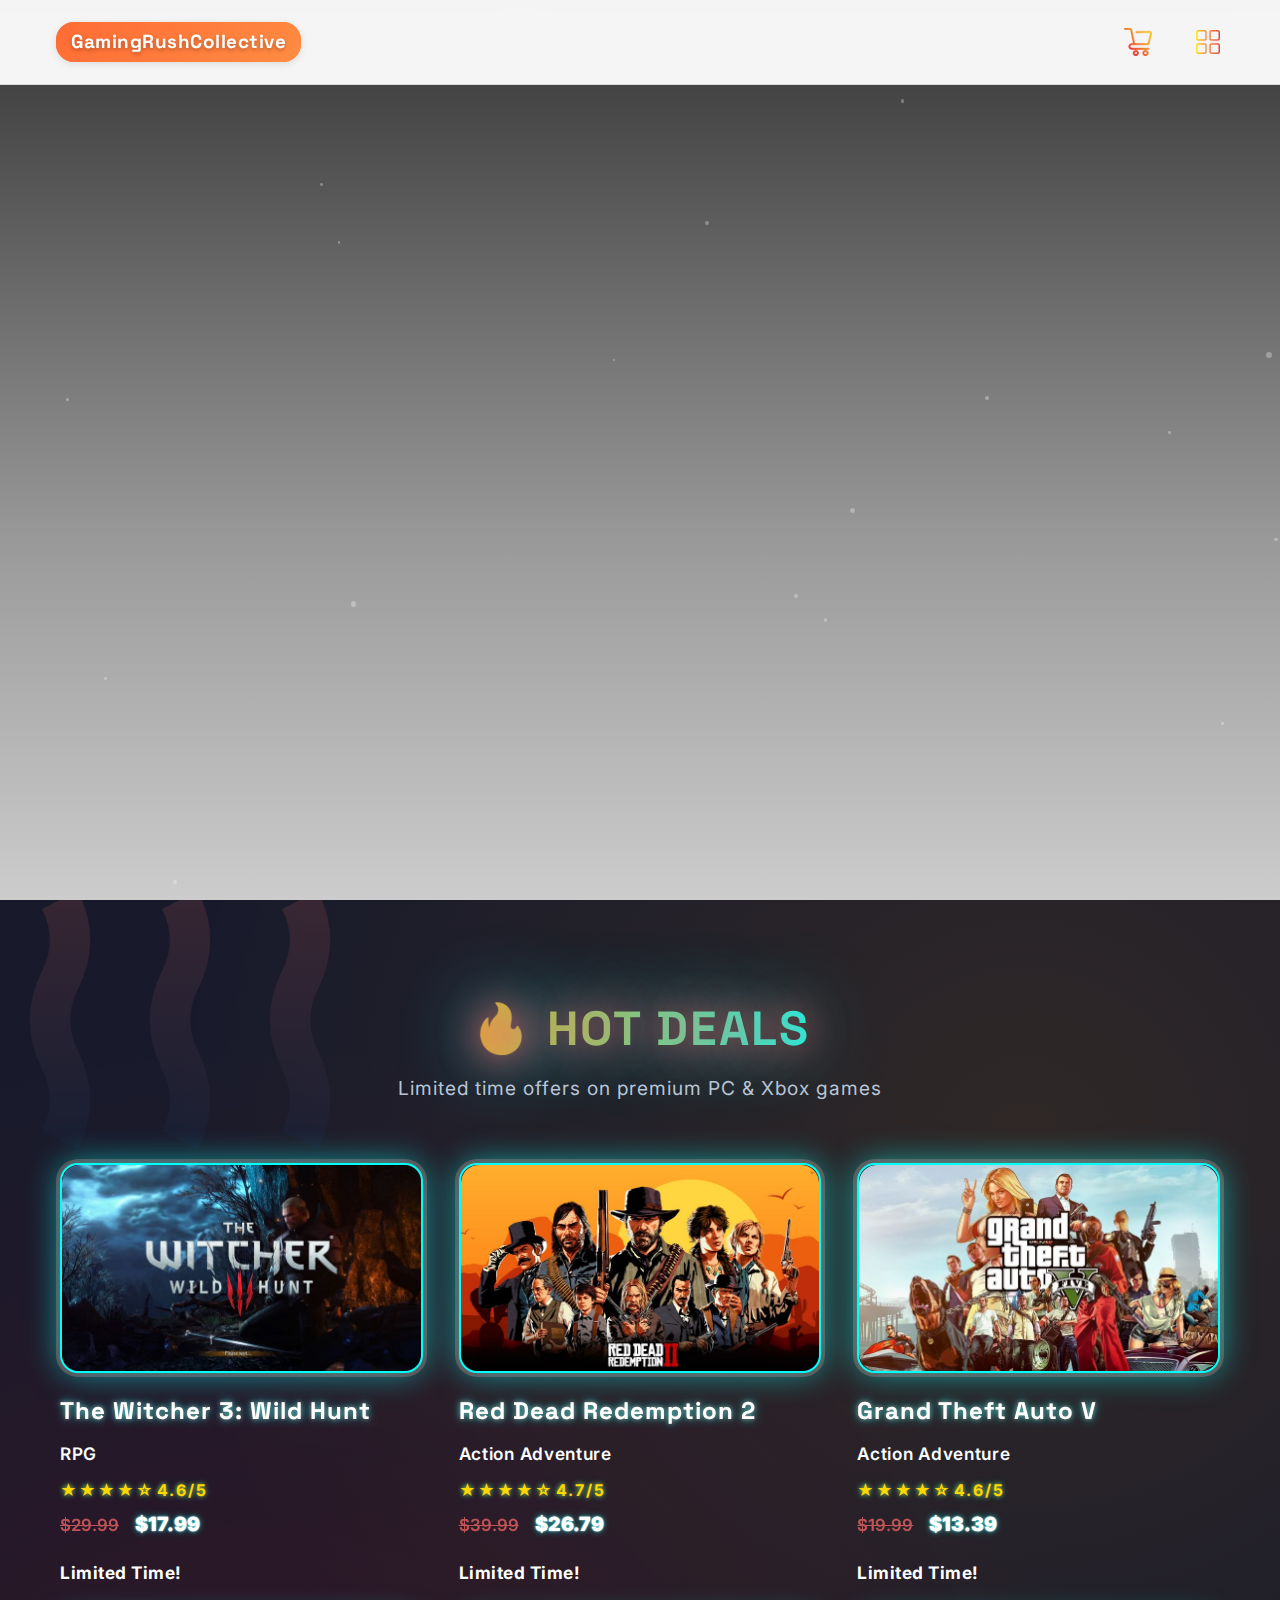
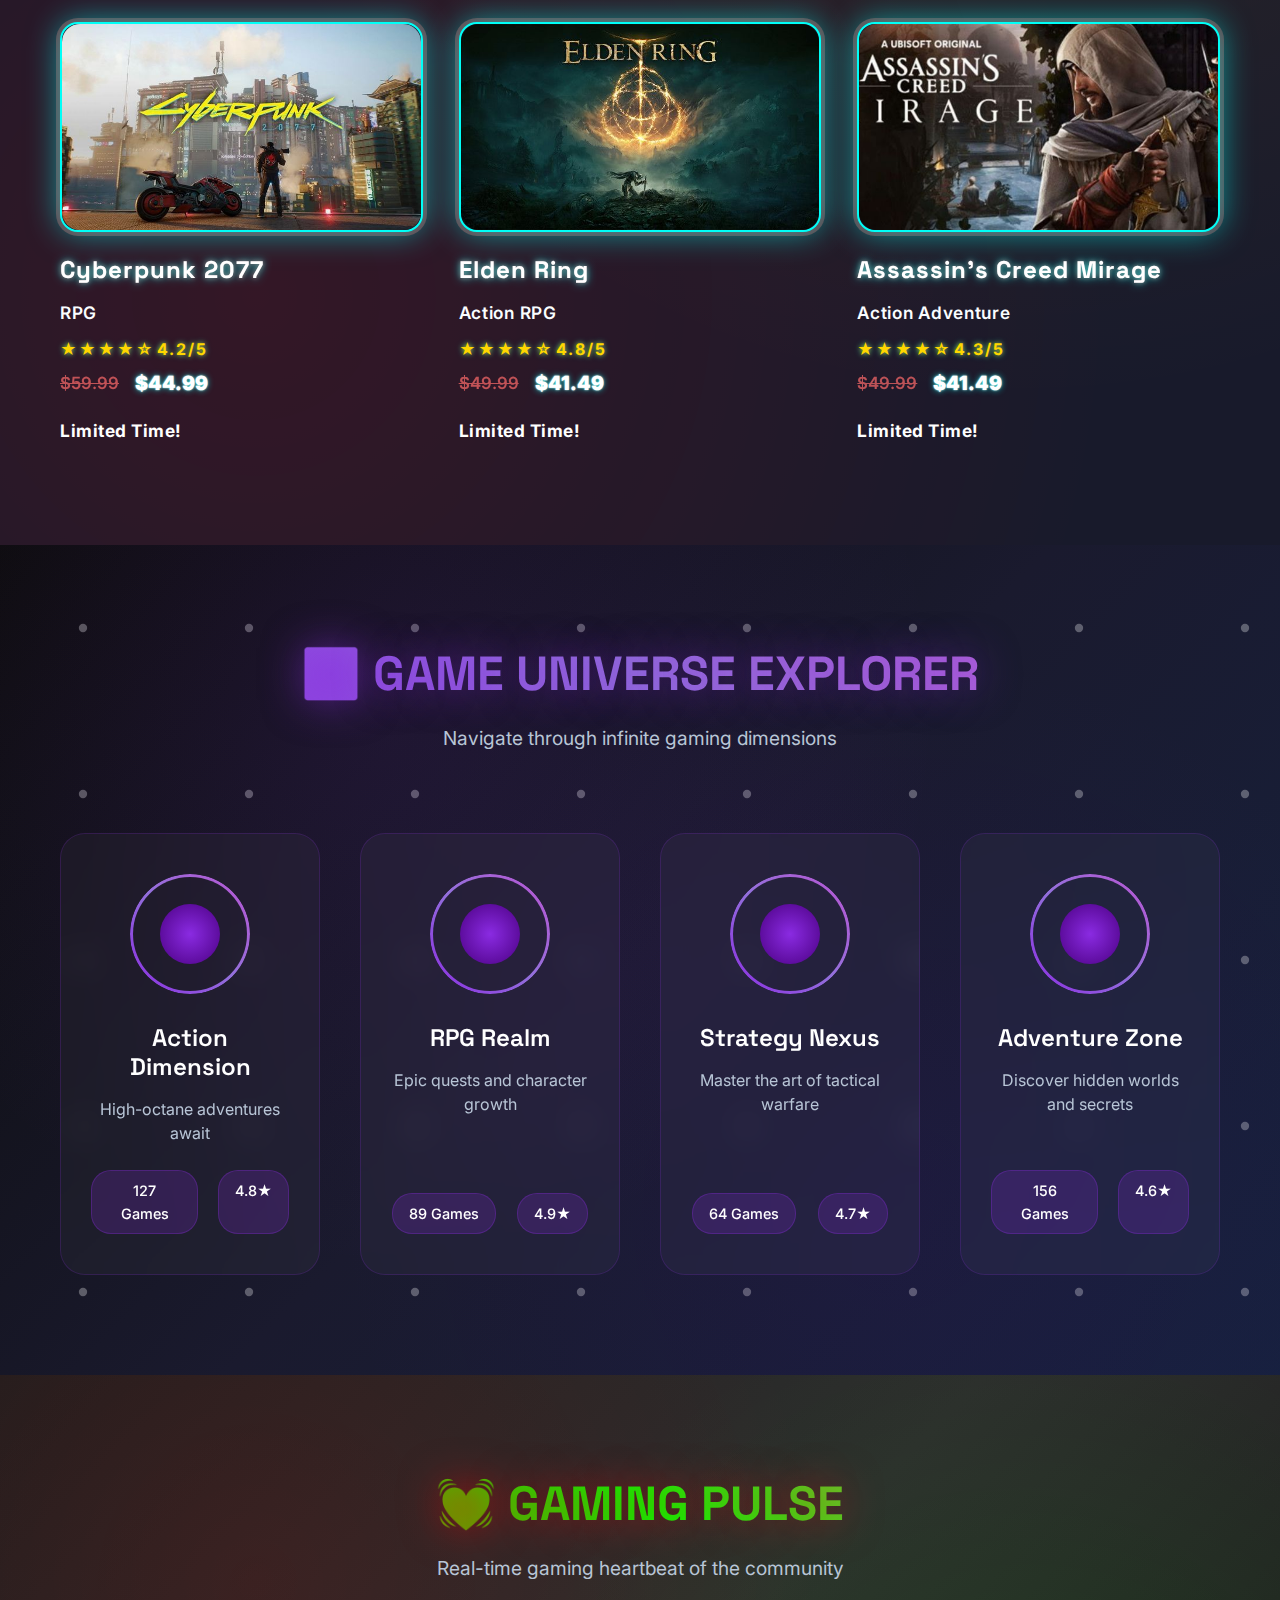
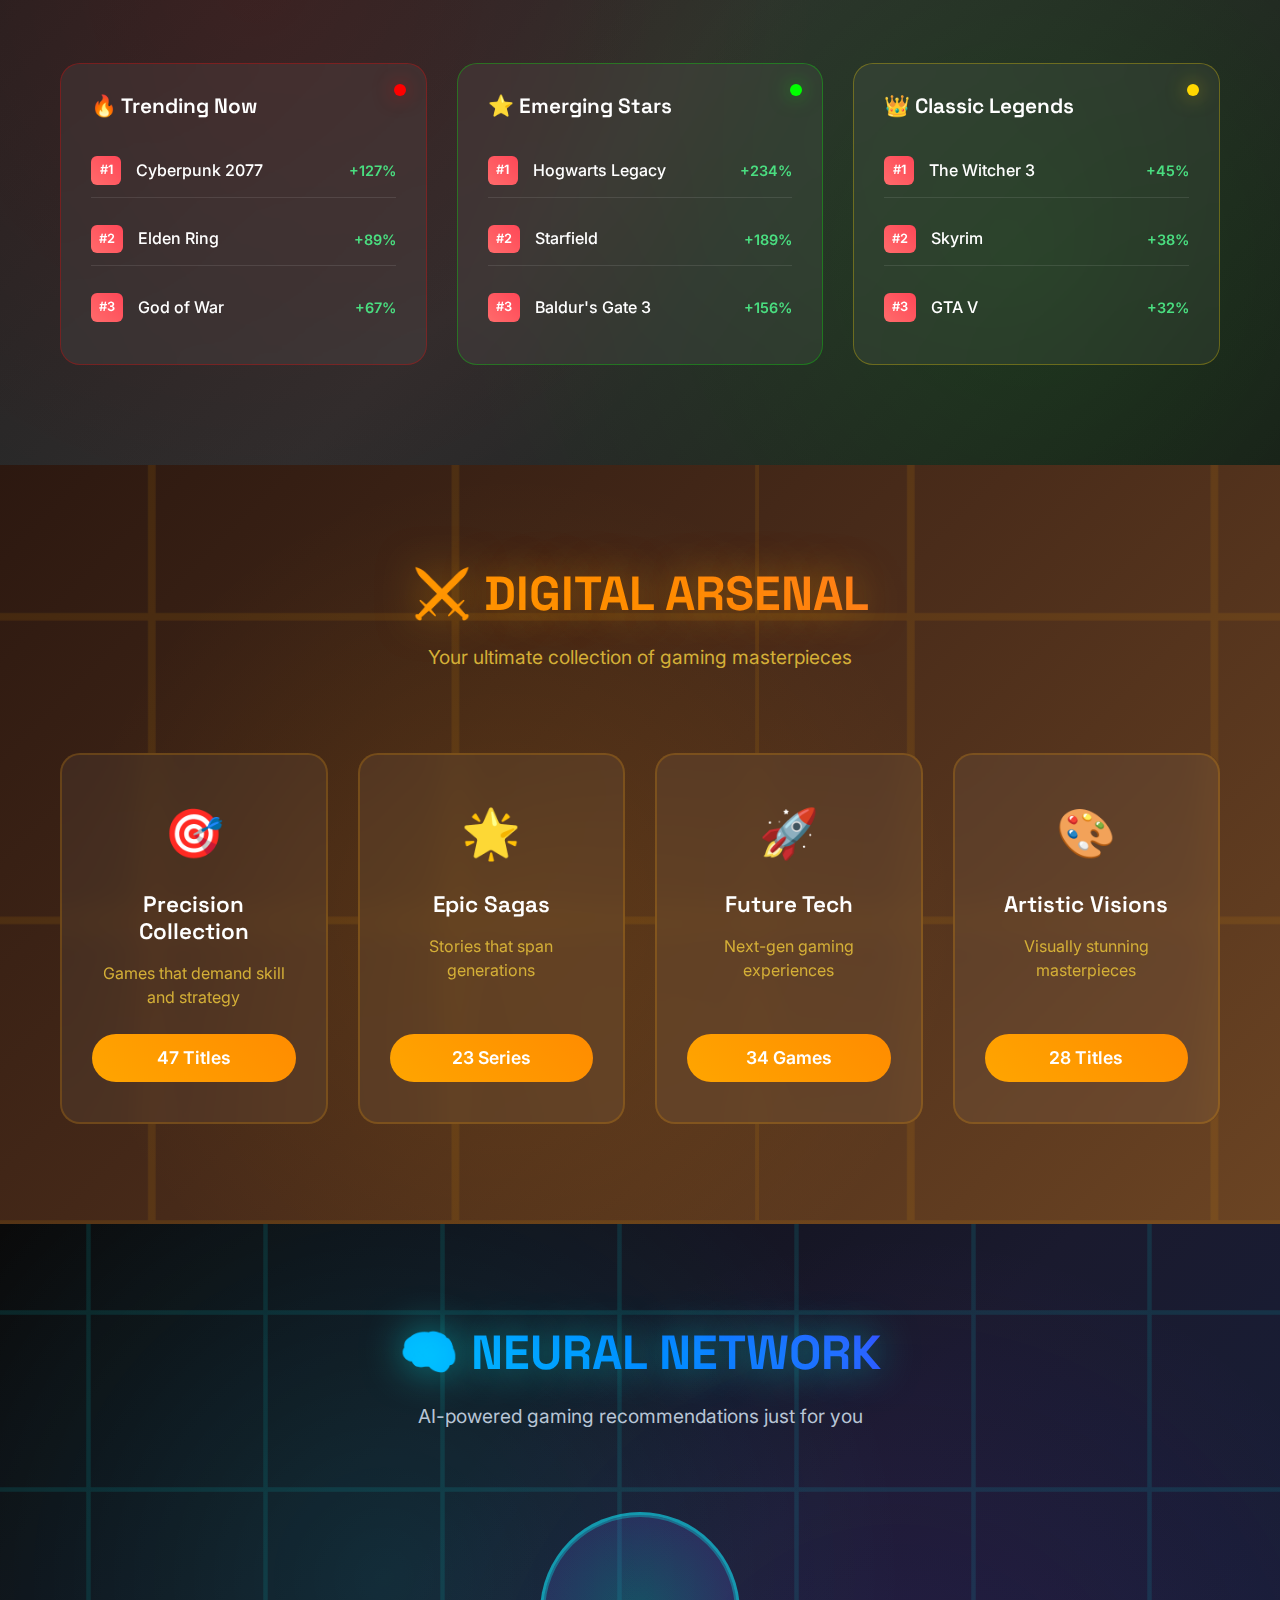
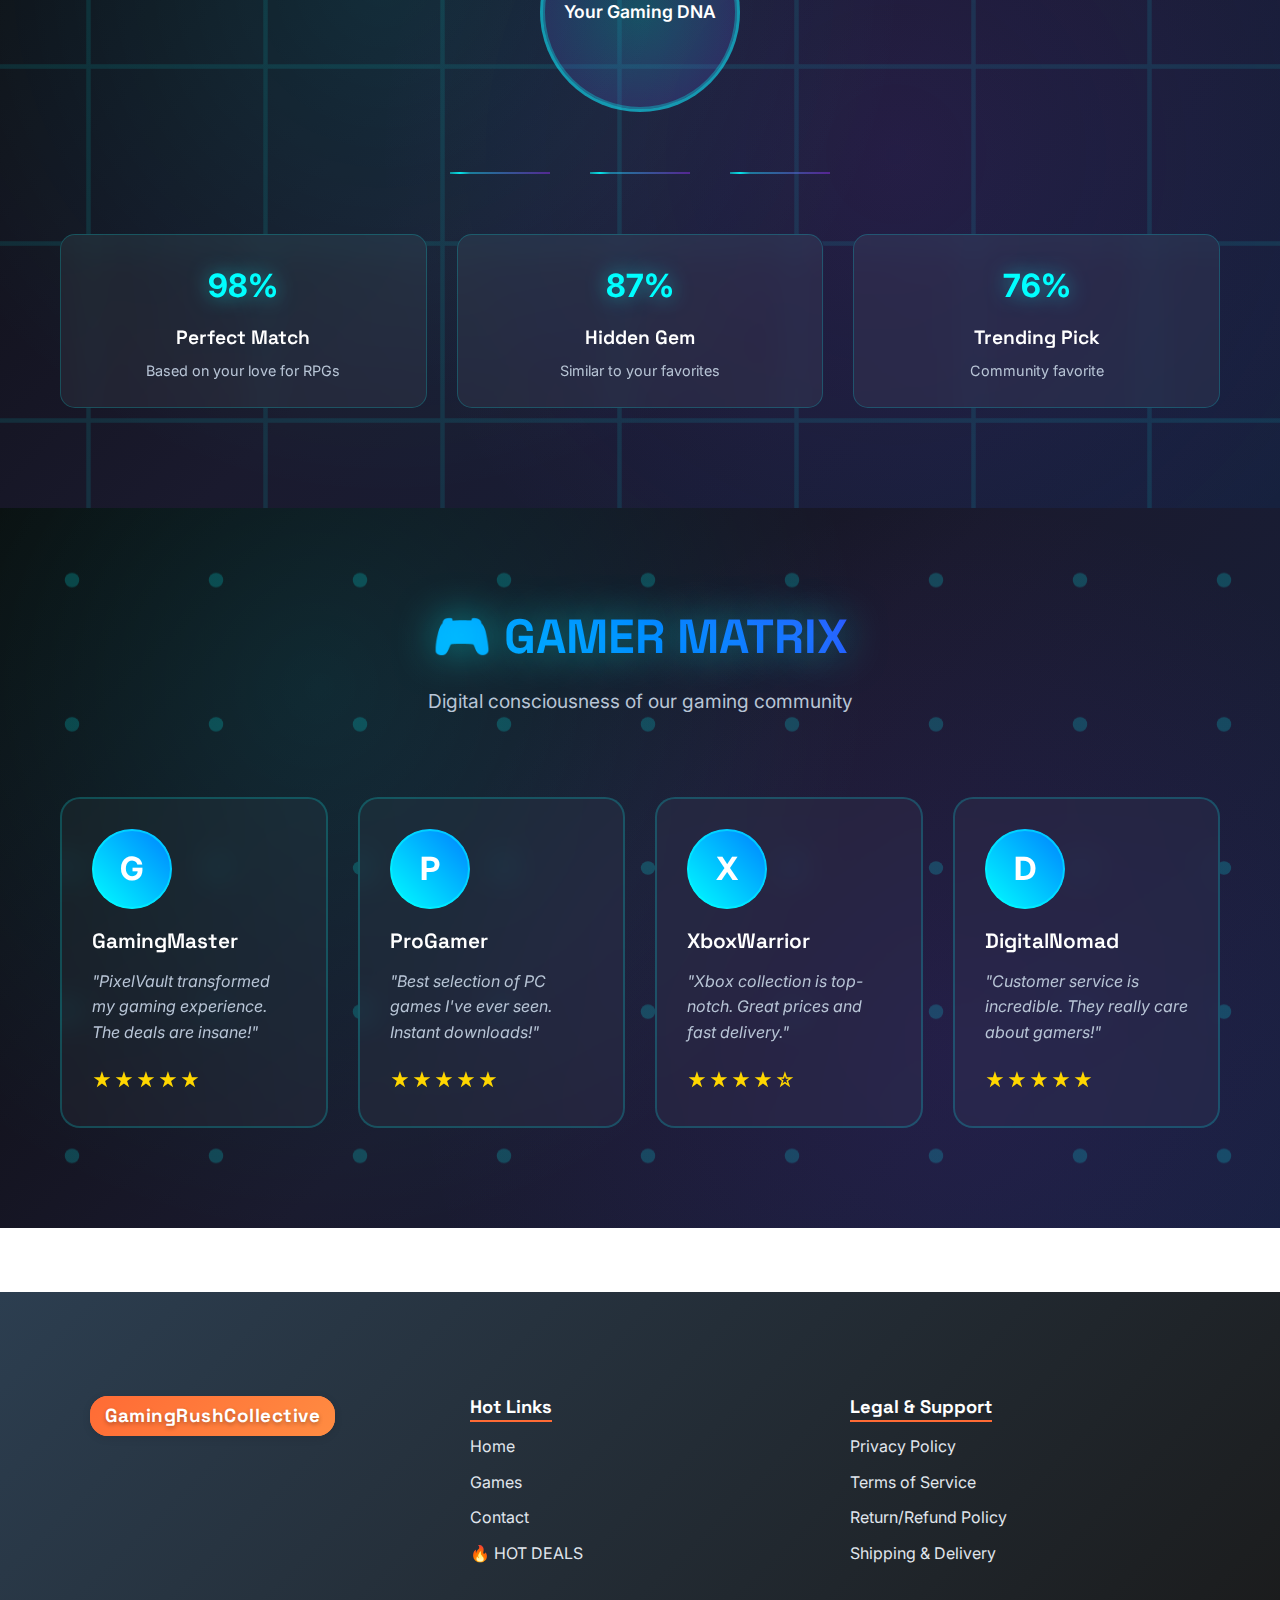
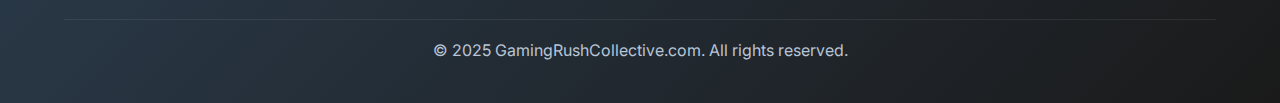
<file: index.html>
<!DOCTYPE html>
<html lang="en">
  <head>
    <meta charset="UTF-8" />
    <meta name="viewport" content="width=device-width, initial-scale=1.0" />
    <title>PixelVault - Premium Gaming Store</title>
    <meta
      name="description"
      content="Discover the latest PC and Xbox games at PixelVault. Premium gaming experience with exclusive titles and competitive prices."
    />
    <link rel="stylesheet" href="assets/styles/core.css" />
    <link rel="stylesheet" href="assets/styles/hero.css" />
    <link rel="stylesheet" href="assets/styles/sections.css" />
    <link rel="preconnect" href="https://fonts.googleapis.com" />
    <link rel="preconnect" href="https://fonts.gstatic.com" crossorigin />
    <link
      href="https://fonts.googleapis.com/css2?family=Inter:wght@300;400;500;600;700&family=Space+Grotesk:wght@400;500;600;700&display=swap"
      rel="stylesheet"
    />
  </head>
  <body>
    <div id="header-container"></div>

    <main>
      <section id="hero-section" class="hero-section">
        <div class="hero-background">
          <div class="hero-collage">
            <img
              src="assets/images/game1.jpg"
              alt="Cyberpunk 2077"
              class="hero-image hero-image-1"
            />
            <img
              src="assets/images/game2.jpg"
              alt="Elden Ring"
              class="hero-image hero-image-2"
            />
            <img
              src="assets/images/game3.jpg"
              alt="God of War"
              class="hero-image hero-image-3"
            />
            <img
              src="assets/images/game4.jpg"
              alt="Red Dead Redemption 2"
              class="hero-image hero-image-4"
            />
            <img
              src="assets/images/game5.jpg"
              alt="The Witcher 3"
              class="hero-image hero-image-5"
            />
            <img
              src="assets/images/game6.jpg"
              alt="Assassin's Creed"
              class="hero-image hero-image-6"
            />
            <img
              src="assets/images/game7.jpg"
              alt="Call of Duty"
              class="hero-image hero-image-7"
            />
            <img
              src="assets/images/game8.jpg"
              alt="FIFA 24"
              class="hero-image hero-image-8"
            />
            <img
              src="assets/images/game9.jpg"
              alt="GTA V"
              class="hero-image hero-image-9"
            />
            <img
              src="assets/images/game10.jpg"
              alt="Minecraft"
              class="hero-image hero-image-10"
            />
          </div>
          <div class="hero-overlay"></div>
        </div>

        <div class="hero-content">
          <h1 class="hero-title">
            <span class="hero-title-line">Unlock Your</span>
            <span class="hero-title-line">Gaming Destiny</span>
          </h1>
          <p class="hero-description">
            Dive into worlds where reality meets imagination. Discover premium
            PC and Xbox games that redefine entertainment.
          </p>
          <div class="hero-actions">
            <button class="hero-btn hero-btn-primary" data-action="explore">
              <span class="btn-text">Explore Games</span>
              <span class="btn-icon">→</span>
            </button>
            <button class="hero-btn hero-btn-secondary" data-action="deals">
              <span class="btn-text">Special Deals</span>
              <span class="btn-badge">New</span>
            </button>
          </div>
        </div>
      </section>

      <!-- Hot Deals Section -->
      <section id="hot-deals" class="hot-deals-section">
        <div class="section-container">
          <div class="section-header">
            <div class="header-content">
              <h2 class="section-title">🔥 HOT DEALS</h2>
              <p class="section-subtitle">
                Limited time offers on premium PC & Xbox games
              </p>
            </div>
          </div>
          <div id="hot-deals-grid" class="hot-deals-grid"></div>
        </div>
      </section>

      <!-- Game Universe Explorer -->
      <section id="universe-explorer" class="universe-section">
        <div class="section-container">
          <div class="universe-header">
            <h2 class="universe-title">🌌 GAME UNIVERSE EXPLORER</h2>
            <p class="universe-subtitle">
              Navigate through infinite gaming dimensions
            </p>
          </div>
          <div class="universe-grid">
            <div class="dimension-card" data-dimension="action">
              <div class="dimension-portal">
                <div class="portal-ring"></div>
                <div class="portal-core"></div>
              </div>
              <h3>Action Dimension</h3>
              <p>High-octane adventures await</p>
              <div class="dimension-stats">
                <span>127 Games</span>
                <span>4.8★</span>
              </div>
            </div>
            <div class="dimension-card" data-dimension="rpg">
              <div class="dimension-portal">
                <div class="portal-ring"></div>
                <div class="portal-core"></div>
              </div>
              <h3>RPG Realm</h3>
              <p>Epic quests and character growth</p>
              <div class="dimension-stats">
                <span>89 Games</span>
                <span>4.9★</span>
              </div>
            </div>
            <div class="dimension-card" data-dimension="strategy">
              <div class="dimension-portal">
                <div class="portal-ring"></div>
                <div class="portal-core"></div>
              </div>
              <h3>Strategy Nexus</h3>
              <p>Master the art of tactical warfare</p>
              <div class="dimension-stats">
                <span>64 Games</span>
                <span>4.7★</span>
              </div>
            </div>
            <div class="dimension-card" data-dimension="adventure">
              <div class="dimension-portal">
                <div class="portal-ring"></div>
                <div class="portal-core"></div>
              </div>
              <h3>Adventure Zone</h3>
              <p>Discover hidden worlds and secrets</p>
              <div class="dimension-stats">
                <span>156 Games</span>
                <span>4.6★</span>
              </div>
            </div>
          </div>
        </div>
      </section>

      <!-- Gaming Pulse -->
      <section id="gaming-pulse" class="pulse-section">
        <div class="section-container">
          <div class="pulse-header">
            <h2 class="pulse-title">💓 GAMING PULSE</h2>
            <p class="pulse-subtitle">
              Real-time gaming heartbeat of the community
            </p>
          </div>
          <div class="pulse-grid">
            <div class="pulse-card trending">
              <div class="pulse-indicator"></div>
              <div class="pulse-content">
                <h3>🔥 Trending Now</h3>
                <div class="pulse-games">
                  <div class="pulse-game">
                    <span class="game-rank">#1</span>
                    <span class="game-name">Cyberpunk 2077</span>
                    <span class="pulse-rate">+127%</span>
                  </div>
                  <div class="pulse-game">
                    <span class="game-rank">#2</span>
                    <span class="game-name">Elden Ring</span>
                    <span class="pulse-rate">+89%</span>
                  </div>
                  <div class="pulse-game">
                    <span class="game-rank">#3</span>
                    <span class="game-name">God of War</span>
                    <span class="pulse-rate">+67%</span>
                  </div>
                </div>
              </div>
            </div>
            <div class="pulse-card emerging">
              <div class="pulse-indicator"></div>
              <div class="pulse-content">
                <h3>⭐ Emerging Stars</h3>
                <div class="pulse-games">
                  <div class="pulse-game">
                    <span class="game-rank">#1</span>
                    <span class="game-name">Hogwarts Legacy</span>
                    <span class="pulse-rate">+234%</span>
                  </div>
                  <div class="pulse-game">
                    <span class="game-rank">#2</span>
                    <span class="game-name">Starfield</span>
                    <span class="pulse-rate">+189%</span>
                  </div>
                  <div class="pulse-game">
                    <span class="game-rank">#3</span>
                    <span class="game-name">Baldur's Gate 3</span>
                    <span class="pulse-rate">+156%</span>
                  </div>
                </div>
              </div>
            </div>
            <div class="pulse-card classic">
              <div class="pulse-indicator"></div>
              <div class="pulse-content">
                <h3>👑 Classic Legends</h3>
                <div class="pulse-games">
                  <div class="pulse-game">
                    <span class="game-rank">#1</span>
                    <span class="game-name">The Witcher 3</span>
                    <span class="pulse-rate">+45%</span>
                  </div>
                  <div class="pulse-game">
                    <span class="game-rank">#2</span>
                    <span class="game-name">Skyrim</span>
                    <span class="pulse-rate">+38%</span>
                  </div>
                  <div class="pulse-game">
                    <span class="game-rank">#3</span>
                    <span class="game-name">GTA V</span>
                    <span class="pulse-rate">+32%</span>
                  </div>
                </div>
              </div>
            </div>
          </div>
        </div>
      </section>

      <!-- Digital Arsenal -->
      <section id="digital-arsenal" class="arsenal-section">
        <div class="section-container">
          <div class="arsenal-header">
            <h2 class="arsenal-title">⚔️ DIGITAL ARSENAL</h2>
            <p class="arsenal-subtitle">
              Your ultimate collection of gaming masterpieces
            </p>
          </div>
          <div class="arsenal-showcase">
            <div class="arsenal-category">
              <div class="category-icon">🎯</div>
              <h3>Precision Collection</h3>
              <p>Games that demand skill and strategy</p>
              <div class="arsenal-count">47 Titles</div>
            </div>
            <div class="arsenal-category">
              <div class="category-icon">🌟</div>
              <h3>Epic Sagas</h3>
              <p>Stories that span generations</p>
              <div class="arsenal-count">23 Series</div>
            </div>
            <div class="arsenal-category">
              <div class="category-icon">🚀</div>
              <h3>Future Tech</h3>
              <p>Next-gen gaming experiences</p>
              <div class="arsenal-count">34 Games</div>
            </div>
            <div class="arsenal-category">
              <div class="category-icon">🎨</div>
              <h3>Artistic Visions</h3>
              <p>Visually stunning masterpieces</p>
              <div class="arsenal-count">28 Titles</div>
            </div>
          </div>
        </div>
      </section>

      <!-- Neural Network -->
      <section id="neural-network" class="neural-section">
        <div class="section-container">
          <div class="neural-header">
            <h2 class="neural-title">🧠 NEURAL NETWORK</h2>
            <p class="neural-subtitle">
              AI-powered gaming recommendations just for you
            </p>
          </div>
          <div class="neural-interface">
            <div class="neural-node main-node">
              <div class="node-pulse"></div>
              <span>Your Gaming DNA</span>
            </div>
            <div class="neural-connections">
              <div class="connection-line"></div>
              <div class="connection-line"></div>
              <div class="connection-line"></div>
            </div>
            <div class="neural-recommendations">
              <div class="recommendation-card">
                <div class="rec-score">98%</div>
                <h4>Perfect Match</h4>
                <p>Based on your love for RPGs</p>
              </div>
              <div class="recommendation-card">
                <div class="rec-score">87%</div>
                <h4>Hidden Gem</h4>
                <p>Similar to your favorites</p>
              </div>
              <div class="recommendation-card">
                <div class="rec-score">76%</div>
                <h4>Trending Pick</h4>
                <p>Community favorite</p>
              </div>
            </div>
          </div>
        </div>
      </section>

      <!-- Testimonials Section -->
      <section id="testimonials-section" class="testimonials-section">
        <div class="section-container">
          <div class="testimonials-header">
            <h2 class="testimonials-title">🎮 GAMER MATRIX</h2>
            <p class="testimonials-subtitle">
              Digital consciousness of our gaming community
            </p>
          </div>
          <div class="matrix-grid">
            <div class="matrix-node" data-rating="5">
              <div class="node-avatar">
                <div class="avatar-pulse"></div>
                <span>G</span>
              </div>
              <div class="node-content">
                <h4>GamingMaster</h4>
                <p>
                  "PixelVault transformed my gaming experience. The deals are
                  insane!"
                </p>
                <div class="rating-stars">★★★★★</div>
              </div>
            </div>
            <div class="matrix-node" data-rating="5">
              <div class="node-avatar">
                <div class="avatar-pulse"></div>
                <span>P</span>
              </div>
              <div class="node-content">
                <h4>ProGamer</h4>
                <p>
                  "Best selection of PC games I've ever seen. Instant
                  downloads!"
                </p>
                <div class="rating-stars">★★★★★</div>
              </div>
            </div>
            <div class="matrix-node" data-rating="4">
              <div class="node-avatar">
                <div class="avatar-pulse"></div>
                <span>X</span>
              </div>
              <div class="node-content">
                <h4>XboxWarrior</h4>
                <p>
                  "Xbox collection is top-notch. Great prices and fast
                  delivery."
                </p>
                <div class="rating-stars">★★★★☆</div>
              </div>
            </div>
            <div class="matrix-node" data-rating="5">
              <div class="node-avatar">
                <div class="avatar-pulse"></div>
                <span>D</span>
              </div>
              <div class="node-content">
                <h4>DigitalNomad</h4>
                <p>
                  "Customer service is incredible. They really care about
                  gamers!"
                </p>
                <div class="rating-stars">★★★★★</div>
              </div>
            </div>
          </div>
        </div>
      </section>
    </main>

    <div id="footer-container"></div>

    <script type="module" src="assets/js/modules/headerLoader.js"></script>
    <script type="module" src="assets/js/modules/footerLoader.js"></script>
    <script type="module" src="assets/js/modules/heroAnimator.js"></script>
    <script type="module" src="assets/js/modules/gamesLoader.js"></script>
    <script type="module" src="assets/js/modules/cartManager.js"></script>
    <script
      type="module"
      src="assets/js/modules/categoriesRenderer.js"
    ></script>
    <script type="module" src="assets/js/modules/trendingCarousel.js"></script>
    <script type="module" src="assets/js/modules/newsletterHandler.js"></script>
    <script
      type="module"
      src="assets/js/modules/testimonialsLoader.js"
    ></script>
  </body>
</html>
</file>
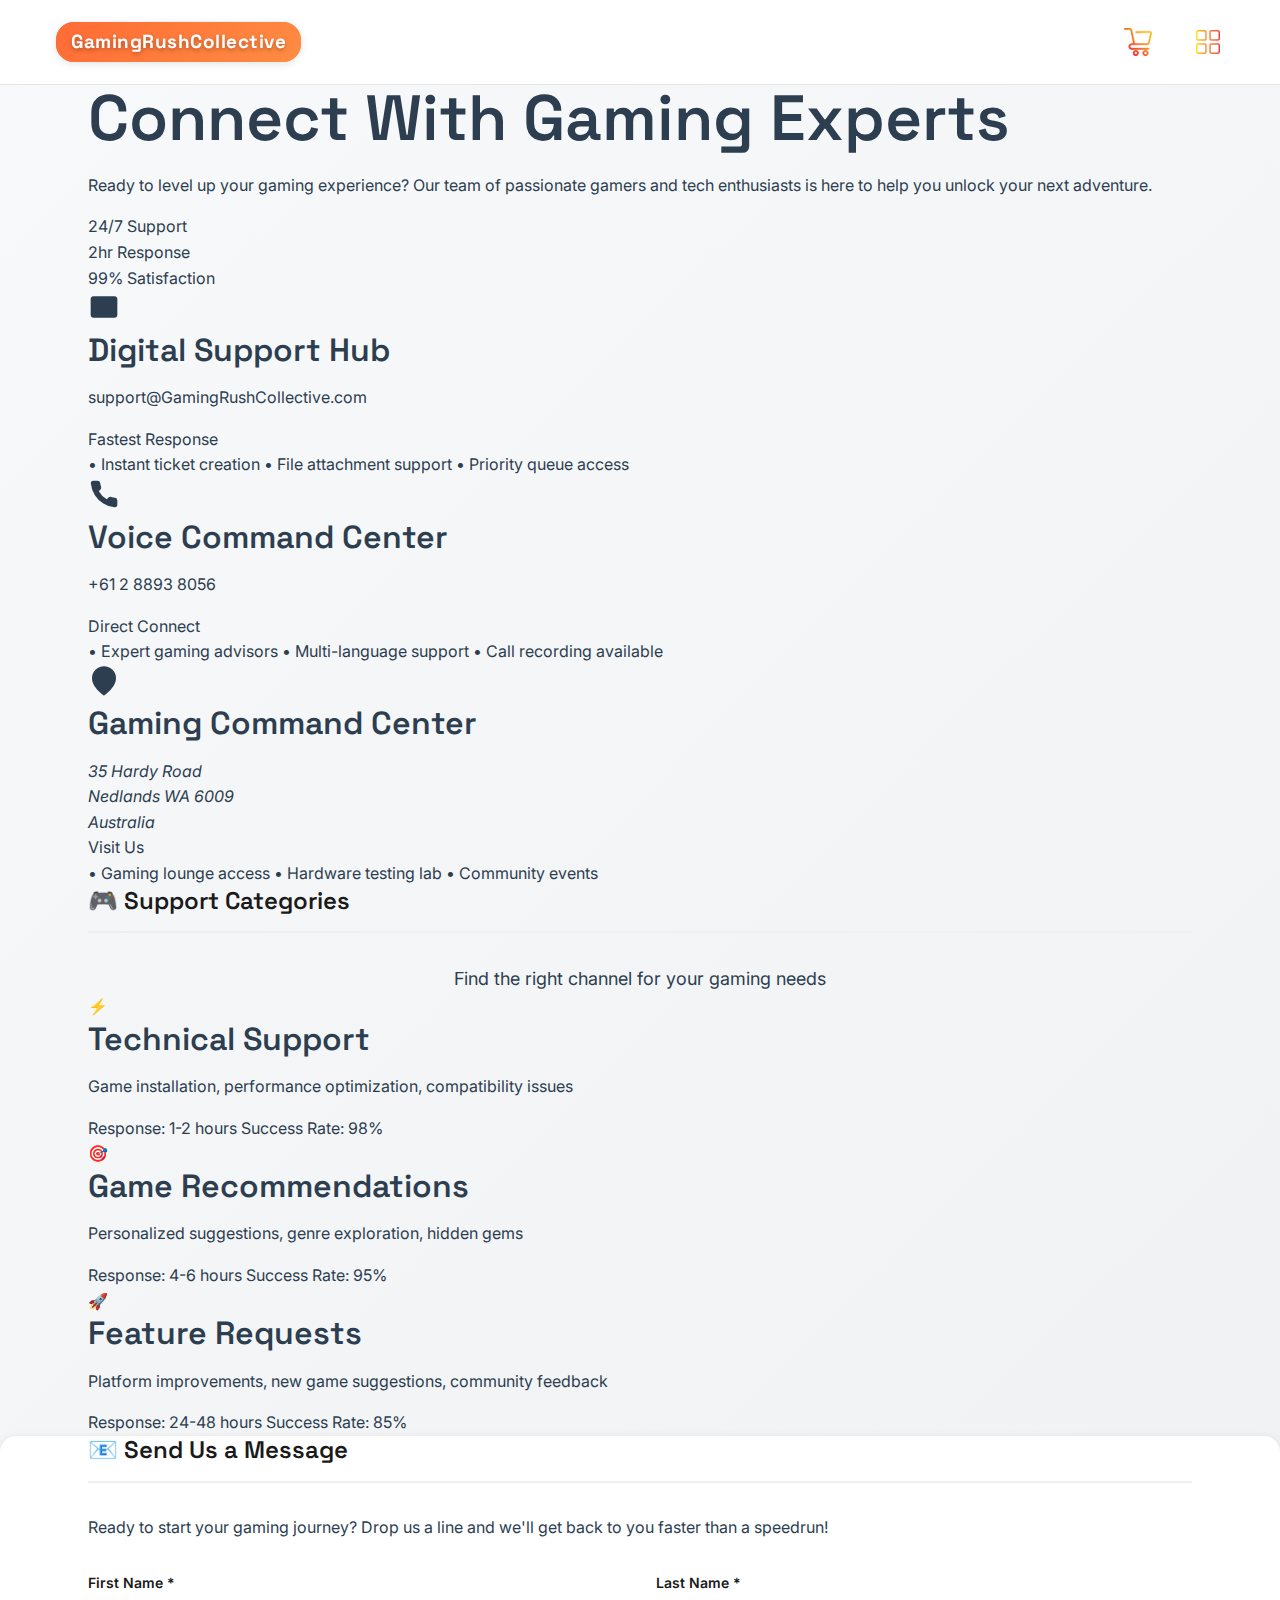
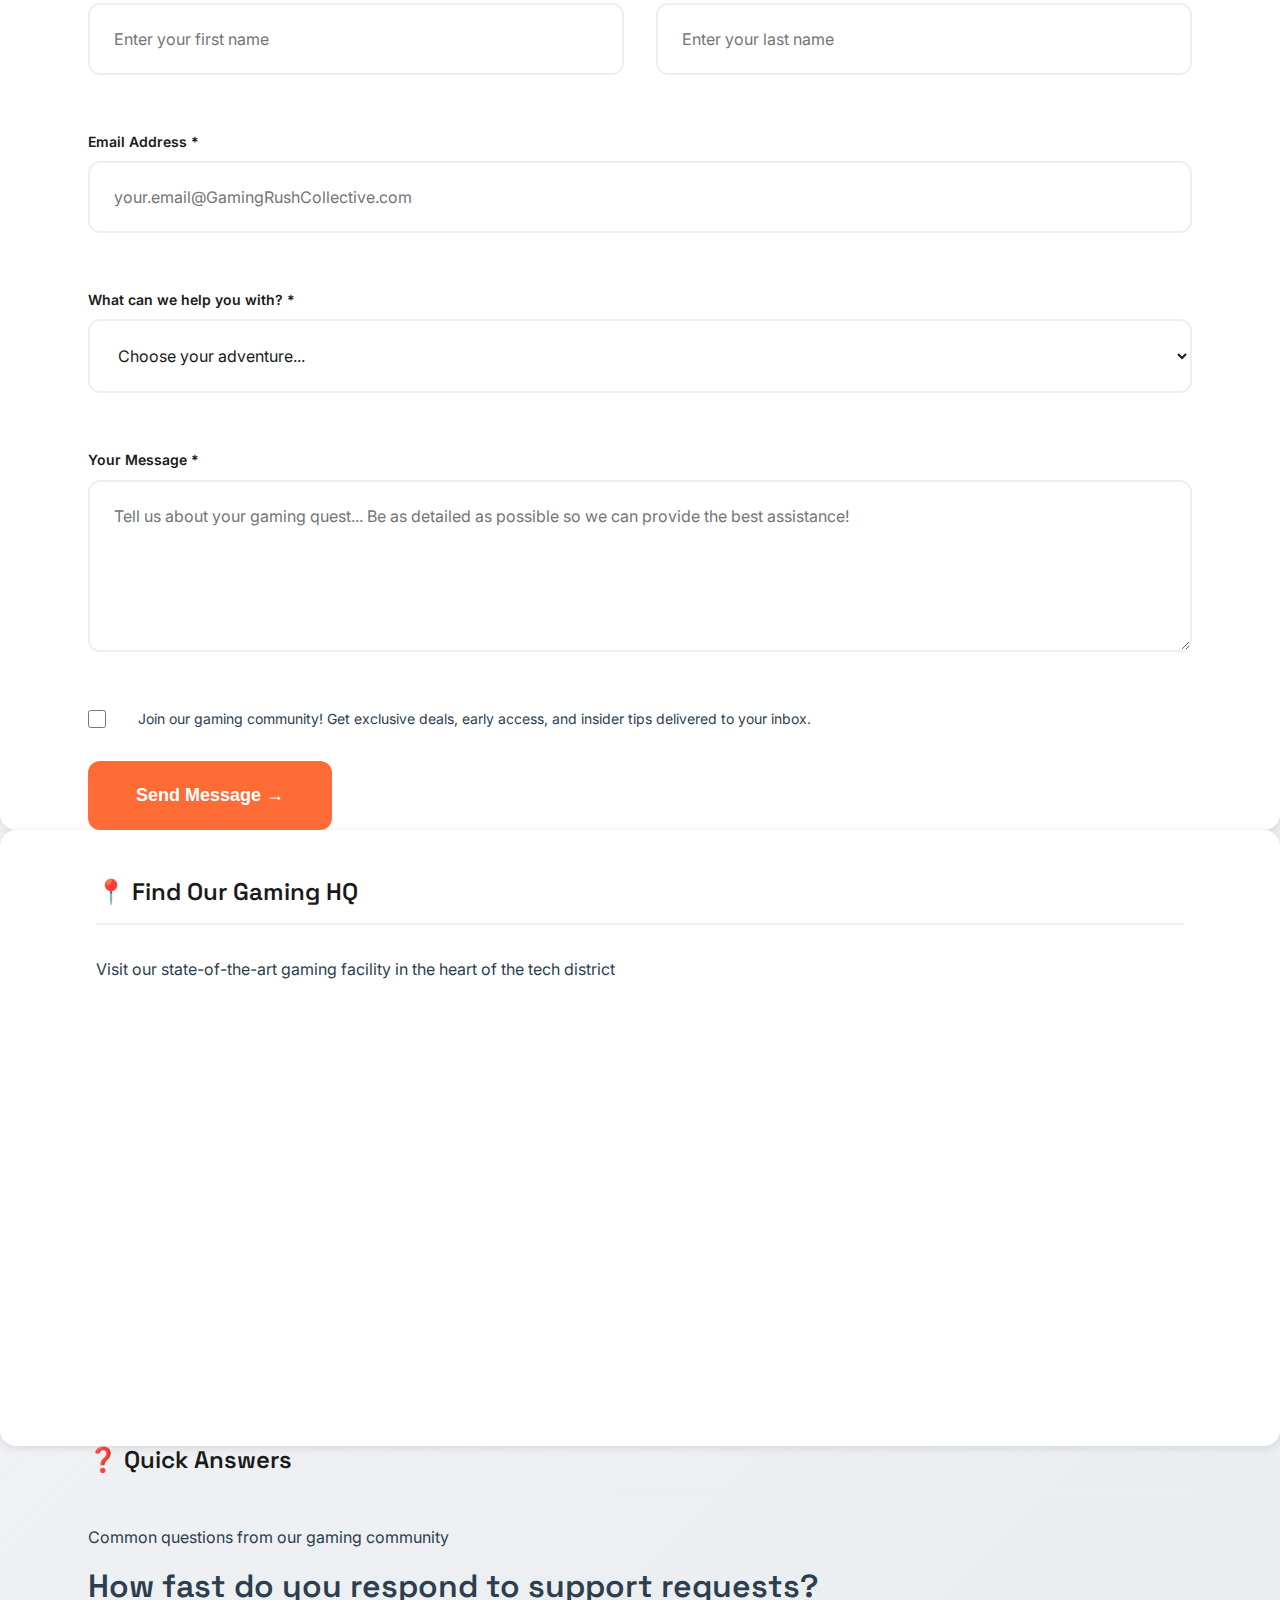
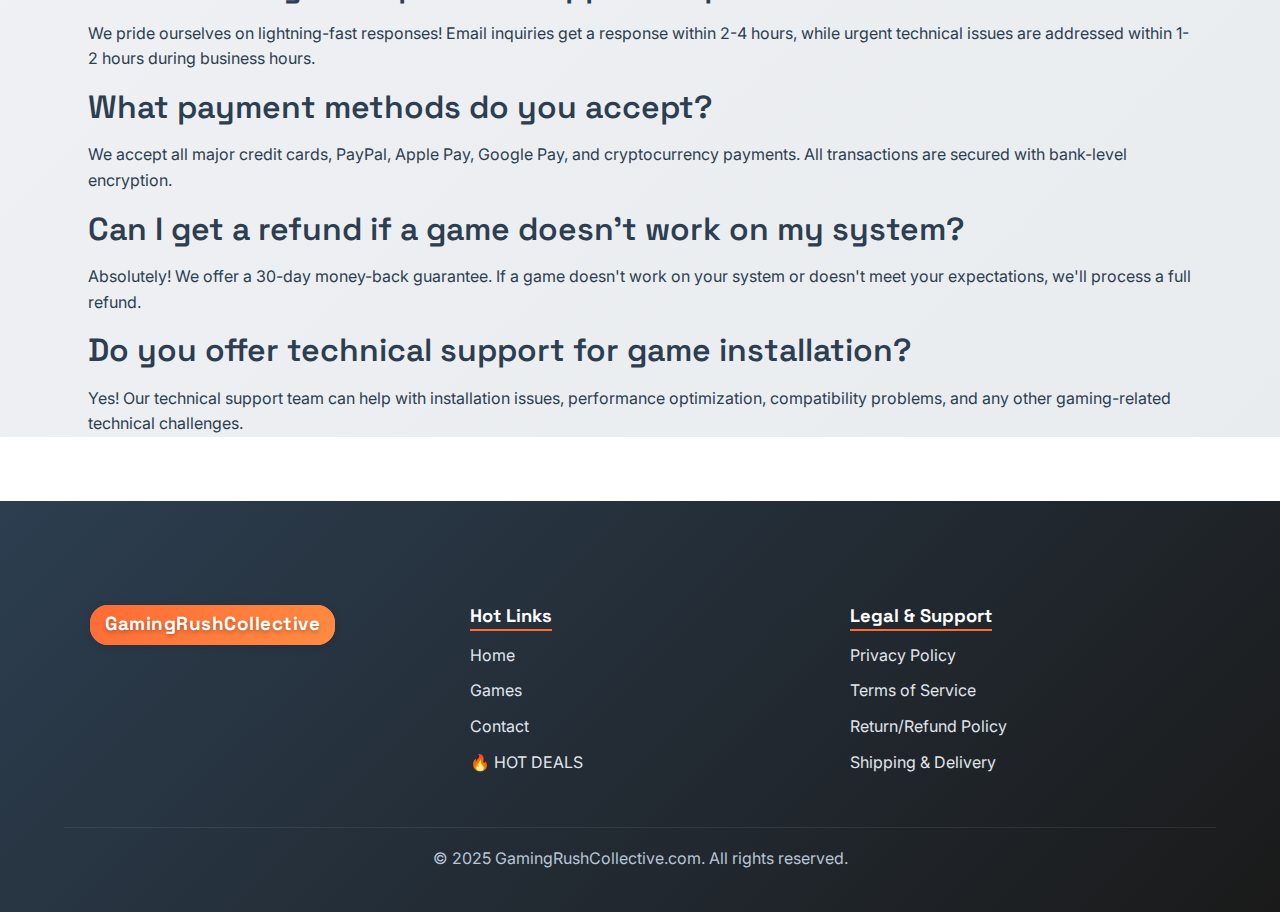
<file: contactUs.html>
<!DOCTYPE html>
<html lang="en">
  <head>
    <meta charset="UTF-8" />
    <meta name="viewport" content="width=device-width, initial-scale=1.0" />
    <title>Contact Us | GamingRushCollective.com</title>
    <meta
      name="description"
      content="Get in touch with GamingRushCollective.com. Contact our support team for assistance with your gaming purchases and inquiries."
    />
    <link rel="icon" href="assets/images/favicon.png" type="image/x-icon" />
    <link rel="stylesheet" href="assets/styles/core.css" />
    <link rel="stylesheet" href="assets/styles/header.css" />
    <link rel="stylesheet" href="assets/styles/footer.css" />
    <link rel="stylesheet" href="assets/styles/contactUs.css" />
    <link rel="preconnect" href="https://fonts.googleapis.com" />
    <link rel="preconnect" href="https://fonts.gstatic.com" crossorigin />
    <link
      href="https://fonts.googleapis.com/css2?family=Inter:wght@300;400;500;600;700&family=Space+Grotesk:wght@400;500;600;700&display=swap"
      rel="stylesheet"
    />
  </head>
  <body>
    <div id="header-container"></div>

    <main class="contact-main">
      <!-- Hero Section -->
      <section class="contact-hero">
        <div class="hero-background">
          <div class="hero-pattern"></div>
          <div class="hero-overlay"></div>
        </div>
        <div class="section-container">
          <div class="contact-hero-content">
            <h1 class="hero-title">
              <span class="title-line">Connect With</span>
              <span class="title-line">Gaming Experts</span>
            </h1>
            <p class="hero-description">
              Ready to level up your gaming experience? Our team of passionate
              gamers and tech enthusiasts is here to help you unlock your next
              adventure.
            </p>
            <div class="hero-stats">
              <div class="stat-item">
                <span class="stat-number">24/7</span>
                <span class="stat-label">Support</span>
              </div>
              <div class="stat-item">
                <span class="stat-number">2hr</span>
                <span class="stat-label">Response</span>
              </div>
              <div class="stat-item">
                <span class="stat-number">99%</span>
                <span class="stat-label">Satisfaction</span>
              </div>
            </div>
          </div>
        </div>
      </section>

      <!-- Contact Methods Section -->
      <section class="contact-methods">
        <div class="section-container">
          <div class="methods-grid">
            <div class="method-card primary">
              <div class="method-main">
                <div class="method-icon">
                  <svg
                    width="32"
                    height="32"
                    viewBox="0 0 24 24"
                    fill="currentColor"
                  >
                    <path
                      d="M4 4h16c1.1 0 2 .9 2 2v12c0 1.1-.9 2-2 2H4c-1.1 0-2-.9-2-2V6c0-1.1.9-2 2-2z"
                    />
                    <polyline points="22,6 12,13 2,6" />
                  </svg>
                </div>
                <h3>Digital Support Hub</h3>
                <p>support@GamingRushCollective.com</p>
                <span class="method-badge">Fastest Response</span>
              </div>
              <div class="method-features">
                <span>• Instant ticket creation</span>
                <span>• File attachment support</span>
                <span>• Priority queue access</span>
              </div>
            </div>

            <div class="method-card">
              <div class="method-main">
                <div class="method-icon">
                  <svg
                    width="32"
                    height="32"
                    viewBox="0 0 24 24"
                    fill="currentColor"
                  >
                    <path
                      d="M22 16.92v3a2 2 0 0 1-2.18 2 19.79 19.79 0 0 1-8.63-3.07 19.5 19.5 0 0 1-6-6 19.79 19.79 0 0 1-3.07-8.67A2 2 0 0 1 4.11 2h3a2 2 0 0 1 2 1.72 12.84 12.84 0 0 0 .7 2.81 2 2 0 0 1-.45 2.11L8.09 9.91a16 16 0 0 0 6 6l1.27-1.27a2 2 0 0 1 2.11-.45 12.84 12.84 0 0 0 2.81.7A2 2 0 0 1 22 16.92z"
                    />
                  </svg>
                </div>
                <h3>Voice Command Center</h3>
                <p>+61 2 8893 8056</p>
                <span class="method-badge">Direct Connect</span>
              </div>
              <div class="method-features">
                <span>• Expert gaming advisors</span>
                <span>• Multi-language support</span>
                <span>• Call recording available</span>
              </div>
            </div>

            <div class="method-card">
              <div class="method-main">
                <div class="method-icon">
                  <svg
                    width="32"
                    height="32"
                    viewBox="0 0 24 24"
                    fill="currentColor"
                  >
                    <path d="M21 10c0 7-9 13-9 13s-9-6-9-13a9 9 0 0 1 18 0z" />
                    <circle cx="12" cy="10" r="3" />
                  </svg>
                </div>
                <h3>Gaming Command Center</h3>
                <address>
                  35 Hardy Road<br />
                  Nedlands WA 6009<br />
                  Australia
                </address>
                <span class="method-badge">Visit Us</span>
              </div>
              <div class="method-features">
                <span>• Gaming lounge access</span>
                <span>• Hardware testing lab</span>
                <span>• Community events</span>
              </div>
            </div>
          </div>
        </div>
      </section>

      <!-- Support Categories Section -->
      <section class="support-categories">
        <div class="section-container">
          <div class="categories-header">
            <h2 class="section-title">🎮 Support Categories</h2>
            <p class="section-subtitle">
              Find the right channel for your gaming needs
            </p>
          </div>

          <div class="categories-grid">
            <div class="category-card">
              <div class="category-icon">⚡</div>
              <h3>Technical Support</h3>
              <p>
                Game installation, performance optimization, compatibility
                issues
              </p>
              <div class="category-stats">
                <span>Response: 1-2 hours</span>
                <span>Success Rate: 98%</span>
              </div>
            </div>

            <div class="category-card">
              <div class="category-icon">🎯</div>
              <h3>Game Recommendations</h3>
              <p>Personalized suggestions, genre exploration, hidden gems</p>
              <div class="category-stats">
                <span>Response: 4-6 hours</span>
                <span>Success Rate: 95%</span>
              </div>
            </div>

            <div class="category-card">
              <div class="category-icon">🚀</div>
              <h3>Feature Requests</h3>
              <p>
                Platform improvements, new game suggestions, community feedback
              </p>
              <div class="category-stats">
                <span>Response: 24-48 hours</span>
                <span>Success Rate: 85%</span>
              </div>
            </div>
          </div>
        </div>
      </section>

      <!-- Contact Form Section -->
      <section class="contact-form-section">
        <div class="section-container">
          <div class="form-content">
            <div class="form-header">
              <h2 class="section-title">📧 Send Us a Message</h2>
              <p class="form-subtitle">
                Ready to start your gaming journey? Drop us a line and we'll get
                back to you faster than a speedrun!
              </p>
            </div>

            <form id="contact-form" class="contact-form">
              <div class="form-row">
                <div class="form-group">
                  <label for="firstName" class="form-label">First Name *</label>
                  <input
                    type="text"
                    id="firstName"
                    name="firstName"
                    class="form-input"
                    placeholder="Enter your first name"
                    required
                  />
                  <span class="form-error" id="firstName-error"></span>
                </div>
                <div class="form-group">
                  <label for="lastName" class="form-label">Last Name *</label>
                  <input
                    type="text"
                    id="lastName"
                    name="lastName"
                    class="form-input"
                    placeholder="Enter your last name"
                    required
                  />
                  <span class="form-error" id="lastName-error"></span>
                </div>
              </div>

              <div class="form-group">
                <label for="email" class="form-label">Email Address *</label>
                <input
                  type="email"
                  id="email"
                  name="email"
                  class="form-input"
                  placeholder="your.email@GamingRushCollective.com"
                  required
                />
                <span class="form-error" id="email-error"></span>
              </div>

              <div class="form-group">
                <label for="subject" class="form-label"
                  >What can we help you with? *</label
                >
                <select
                  id="subject"
                  name="subject"
                  class="form-select"
                  required
                >
                  <option value="">Choose your adventure...</option>
                  <option value="technical">Technical Support</option>
                  <option value="billing">Payment & Billing</option>
                  <option value="recommendations">Game Recommendations</option>
                  <option value="feature">Feature Request</option>
                  <option value="bug">Bug Report</option>
                  <option value="partnership">Partnership Inquiry</option>
                  <option value="other">Something Else</option>
                </select>
                <span class="form-error" id="subject-error"></span>
              </div>

              <div class="form-group">
                <label for="message" class="form-label">Your Message *</label>
                <textarea
                  id="message"
                  name="message"
                  class="form-textarea"
                  rows="6"
                  placeholder="Tell us about your gaming quest... Be as detailed as possible so we can provide the best assistance!"
                  required
                ></textarea>
                <span class="form-error" id="message-error"></span>
              </div>

              <div class="form-group">
                <label class="checkbox-label">
                  <input
                    type="checkbox"
                    id="newsletter"
                    name="newsletter"
                    class="form-checkbox"
                  />
                  <span class="checkmark"></span>
                  Join our gaming community! Get exclusive deals, early access,
                  and insider tips delivered to your inbox.
                </label>
              </div>

              <button type="submit" class="submit-btn">
                <span class="btn-text">Send Message</span>
                <span class="btn-icon">→</span>
              </button>
            </form>
          </div>
        </div>
      </section>

      <!-- Map Section -->
      <section class="map-section">
        <div class="section-container">
          <div class="map-header">
            <h2 class="section-title">📍 Find Our Gaming HQ</h2>
            <p class="map-subtitle">
              Visit our state-of-the-art gaming facility in the heart of the
              tech district
            </p>
          </div>

          <div class="map-container">
            <iframe
              src="https://www.google.com/maps/embed?pb=!1m18!1m12!1m3!1d3293.5643774990506!2d115.81462897529577!3d-31.97938282457064!2m3!1f0!2f0!3f0!3m2!1i1024!2i768!4f13.1!3m3!1m2!1s0x2a32a50f6478b7ed%3A0xc06a237f1c4f2447!2s35%20Hardy%20Rd%2C%20Nedlands%20WA%206009%2C%20Australia!5e0!3m2!1sen!2sau!4v1718388950123!5m2!1sen!2sau"
              width="100%"
              height="450"
              style="border: 0"
              allowfullscreen=""
              loading="lazy"
              referrerpolicy="no-referrer-when-downgrade"
            >
            </iframe>

            <div class="map-info">
              <div class="info-card">
                <h3>📍 Gaming Command Center</h3>
                <address>
                  35 Hardy Road<br />
                  Nedlands WA 6009<br />
                  Australia
                </address>
                <div class="info-details">
                  <div class="detail-item">
                    <span class="detail-label">Hours:</span>
                    <span class="detail-value">Mon-Fri 9AM-8PM EST</span>
                  </div>
                  <div class="detail-item">
                    <span class="detail-label">Parking:</span>
                    <span class="detail-value">Free for visitors</span>
                  </div>
                  <div class="detail-item">
                    <span class="detail-label">Accessibility:</span>
                    <span class="detail-value">Fully accessible</span>
                  </div>
                </div>
                <!-- <a href="https://maps.google.com/?q=123+Digital+Avenue+Tech+District+TD+54321" target="_blank" class="directions-btn">Get Directions</a> -->
              </div>
            </div>
          </div>
        </div>
      </section>

      <!-- FAQ Section -->
      <section class="faq-section">
        <div class="section-container">
          <div class="faq-header">
            <h2 class="section-title">❓ Quick Answers</h2>
            <p class="faq-subtitle">
              Common questions from our gaming community
            </p>
          </div>

          <div class="faq-grid">
            <div class="faq-item">
              <h3>How fast do you respond to support requests?</h3>
              <p>
                We pride ourselves on lightning-fast responses! Email inquiries
                get a response within 2-4 hours, while urgent technical issues
                are addressed within 1-2 hours during business hours.
              </p>
            </div>

            <div class="faq-item">
              <h3>What payment methods do you accept?</h3>
              <p>
                We accept all major credit cards, PayPal, Apple Pay, Google Pay,
                and cryptocurrency payments. All transactions are secured with
                bank-level encryption.
              </p>
            </div>

            <div class="faq-item">
              <h3>Can I get a refund if a game doesn't work on my system?</h3>
              <p>
                Absolutely! We offer a 30-day money-back guarantee. If a game
                doesn't work on your system or doesn't meet your expectations,
                we'll process a full refund.
              </p>
            </div>

            <div class="faq-item">
              <h3>Do you offer technical support for game installation?</h3>
              <p>
                Yes! Our technical support team can help with installation
                issues, performance optimization, compatibility problems, and
                any other gaming-related technical challenges.
              </p>
            </div>
          </div>
        </div>
      </section>
    </main>

    <div id="footer-container"></div>

    <script type="module" src="assets/js/modules/headerLoader.js"></script>
    <script type="module" src="assets/js/modules/footerLoader.js"></script>
    <script type="module" src="assets/js/modules/contactManager.js"></script>
  </body>
</html>
</file>
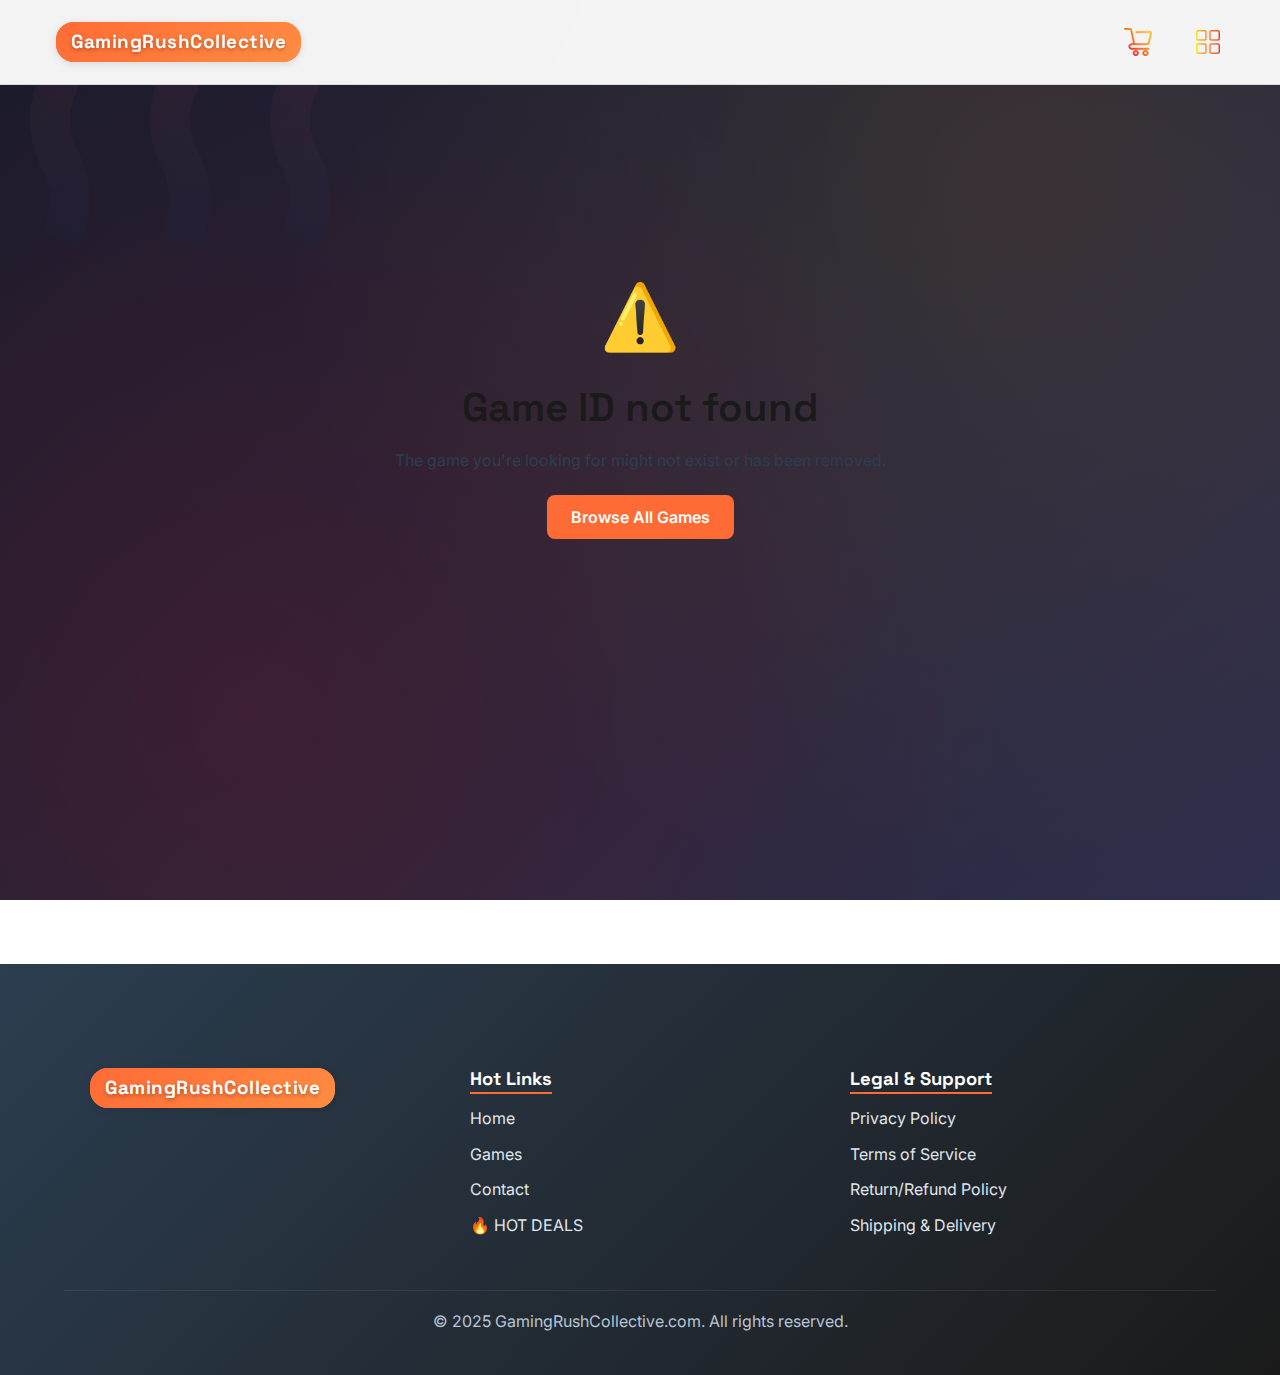
<file: gameDetails.html>
<!DOCTYPE html>
<html lang="en">
  <head>
    <meta charset="UTF-8" />
    <meta name="viewport" content="width=device-width, initial-scale=1.0" />
    <title>Game Details | PixelVault</title>
    <meta
      name="description"
      content="Explore game details, screenshots, system requirements, and purchase options."
    />
    <link rel="stylesheet" href="assets/styles/core.css" />
    <link rel="stylesheet" href="assets/styles/header.css" />
    <link rel="stylesheet" href="assets/styles/footer.css" />
    <link rel="stylesheet" href="assets/styles/gameDetails.css" />
    <link rel="preconnect" href="https://fonts.googleapis.com" />
    <link rel="preconnect" href="https://fonts.gstatic.com" crossorigin />
    <link
      href="https://fonts.googleapis.com/css2?family=Inter:wght@300;400;500;600;700&family=Space+Grotesk:wght@400;500;600;700&display=swap"
      rel="stylesheet"
    />
  </head>
  <body>
    <div id="header-container"></div>

    <main class="game-details-main">
      <div id="game-details-container" class="game-details-container">
        <!-- Game details will be loaded here dynamically -->
      </div>
    </main>

    <div id="footer-container"></div>

    <script type="module" src="assets/js/modules/headerLoader.js"></script>
    <script type="module" src="assets/js/modules/footerLoader.js"></script>
    <script type="module" src="assets/js/modules/cartManager.js"></script>
    <script
      type="module"
      src="assets/js/modules/gameDetailsManager.js"
    ></script>
  </body>
</html>
</file>
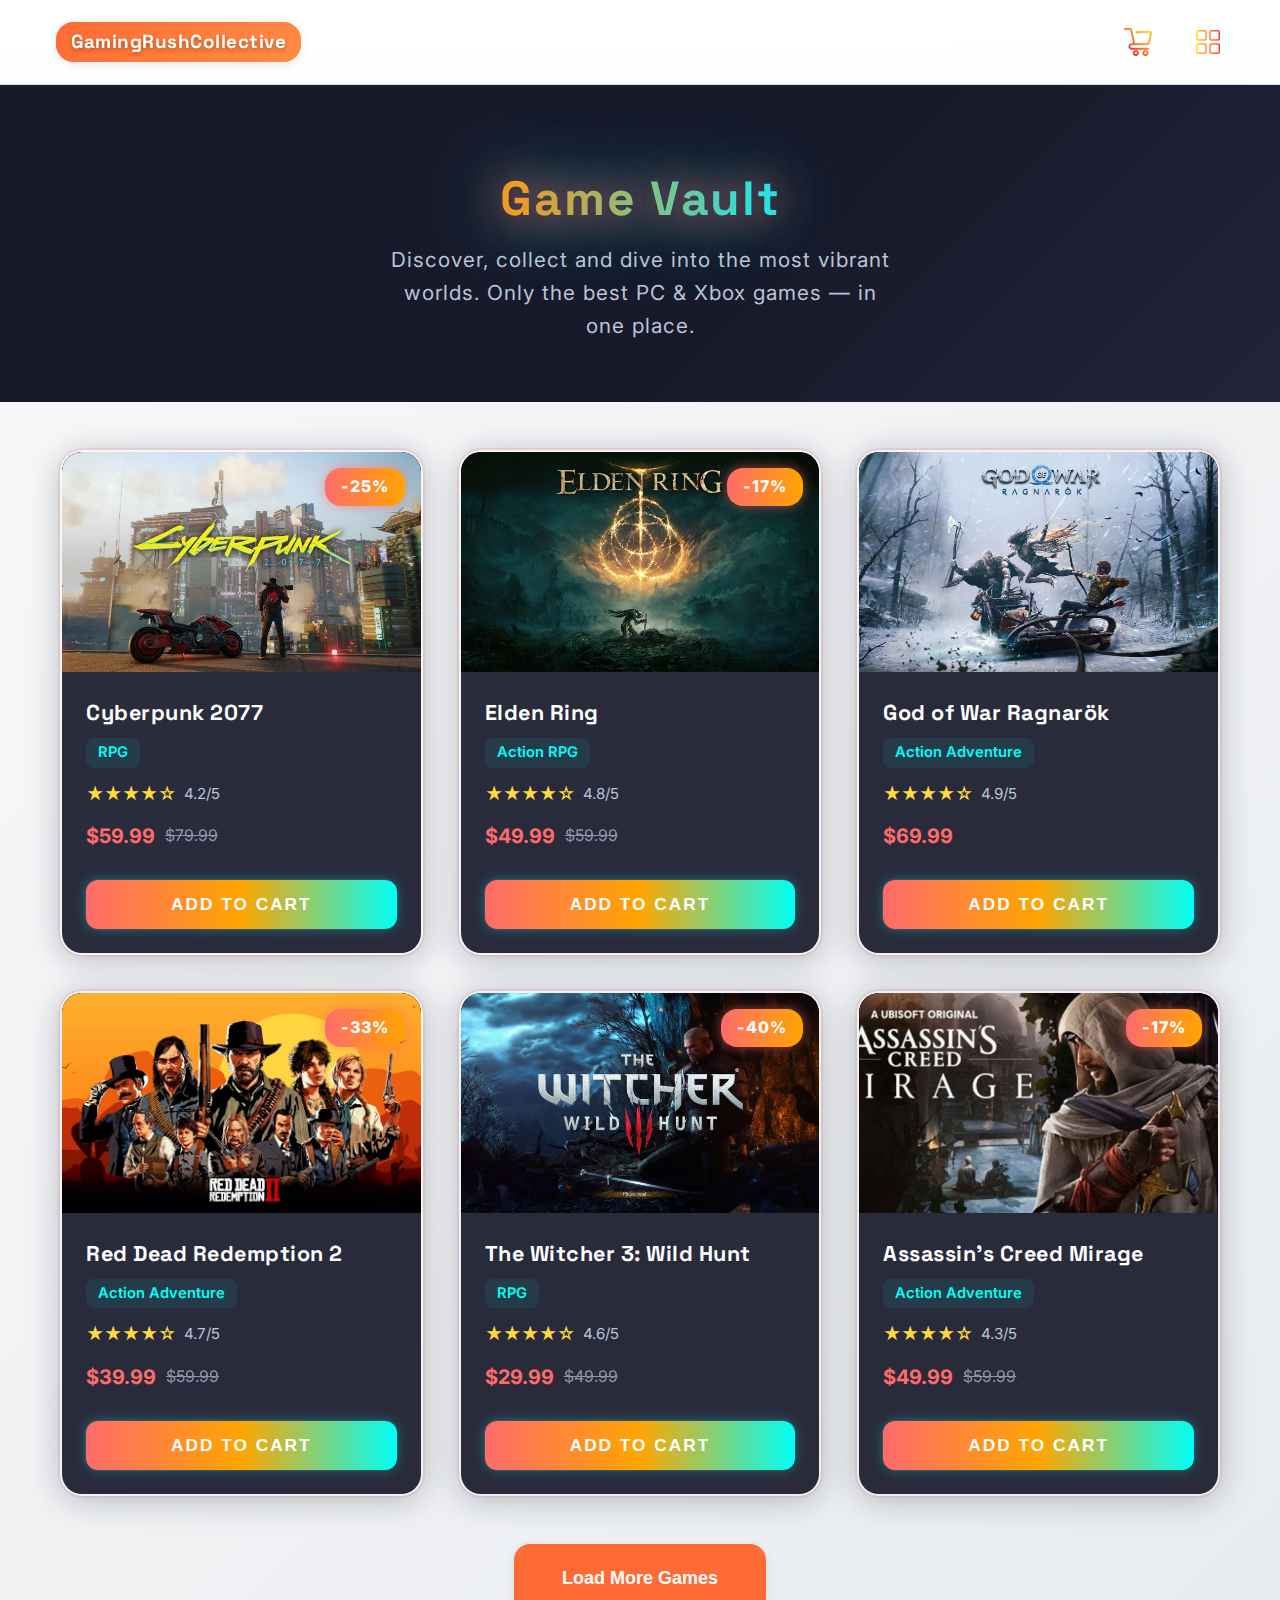
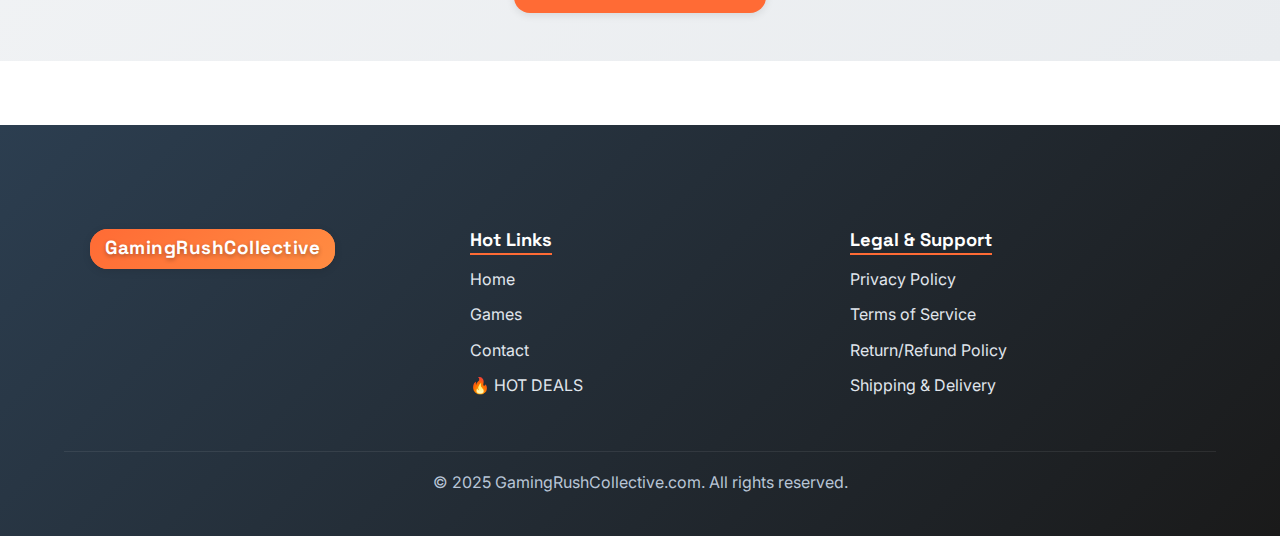
<file: gameVault.html>
<!DOCTYPE html>
<html lang="en">
  <head>
    <meta charset="UTF-8" />
    <meta name="viewport" content="width=device-width, initial-scale=1.0" />
    <title>Game Vault - Browse All Games | GamingRushCollective.com</title>
    <meta
      name="description"
      content="Browse our complete collection of PC and Xbox games at GamingRushCollective.com. Find your next gaming adventure with our extensive catalog."
    />
    <link rel="icon" href="assets/images/favicon.png" type="image/x-icon" />
    <link rel="stylesheet" href="assets/styles/core.css" />
    <link rel="stylesheet" href="assets/styles/header.css" />
    <link rel="stylesheet" href="assets/styles/footer.css" />
    <link rel="stylesheet" href="assets/styles/gameVault.css" />
    <link rel="stylesheet" href="assets/styles/sections.css" />
    <link rel="preconnect" href="https://fonts.googleapis.com" />
    <link rel="preconnect" href="https://fonts.gstatic.com" crossorigin />
    <link
      href="https://fonts.googleapis.com/css2?family=Inter:wght@300;400;500;600;700&family=Space+Grotesk:wght@400;500;600;700&display=swap"
      rel="stylesheet"
    />
  </head>
  <body>
    <div id="header-container"></div>

    <main class="game-vault-main">
      <section
        class="vault-hero hero-section"
        style="
          background: linear-gradient(135deg, #181a2b 60%, #23243a 100%);
          padding: 90px 0 60px 0;
          position: relative;
          overflow: hidden;
        "
      >
        <div class="section-container">
          <div
            class="vault-hero-content"
            style="text-align: center; max-width: 700px; margin: 0 auto"
          >
            <h1 class="section-title" style="font-size: 3rem">Game Vault</h1>
            <p
              class="section-subtitle"
              style="
                font-size: 1.3rem;
                color: #b8c5d6;
                max-width: 500px;
                margin: 0 auto;
              "
            >
              Discover, collect and dive into the most vibrant worlds. Only the
              best PC & Xbox games — in one place.
            </p>
          </div>
        </div>
      </section>

      <section class="vault-results">
        <div class="section-container">
          <div class="results-header" style="display: none"></div>
          <div id="games-container" class="games-container grid-view">
            <!-- Games will be loaded here dynamically -->
          </div>
          <div class="load-more-container">
            <button id="load-more-btn" class="load-more-btn">
              Load More Games
            </button>
          </div>
        </div>
      </section>
    </main>

    <div id="footer-container"></div>

    <script type="module" src="assets/js/modules/headerLoader.js"></script>
    <script type="module" src="assets/js/modules/footerLoader.js"></script>
    <script type="module" src="assets/js/modules/gameVaultManager.js"></script>
    <script type="module" src="assets/js/modules/cartManager.js"></script>
  </body>
</html>
</file>
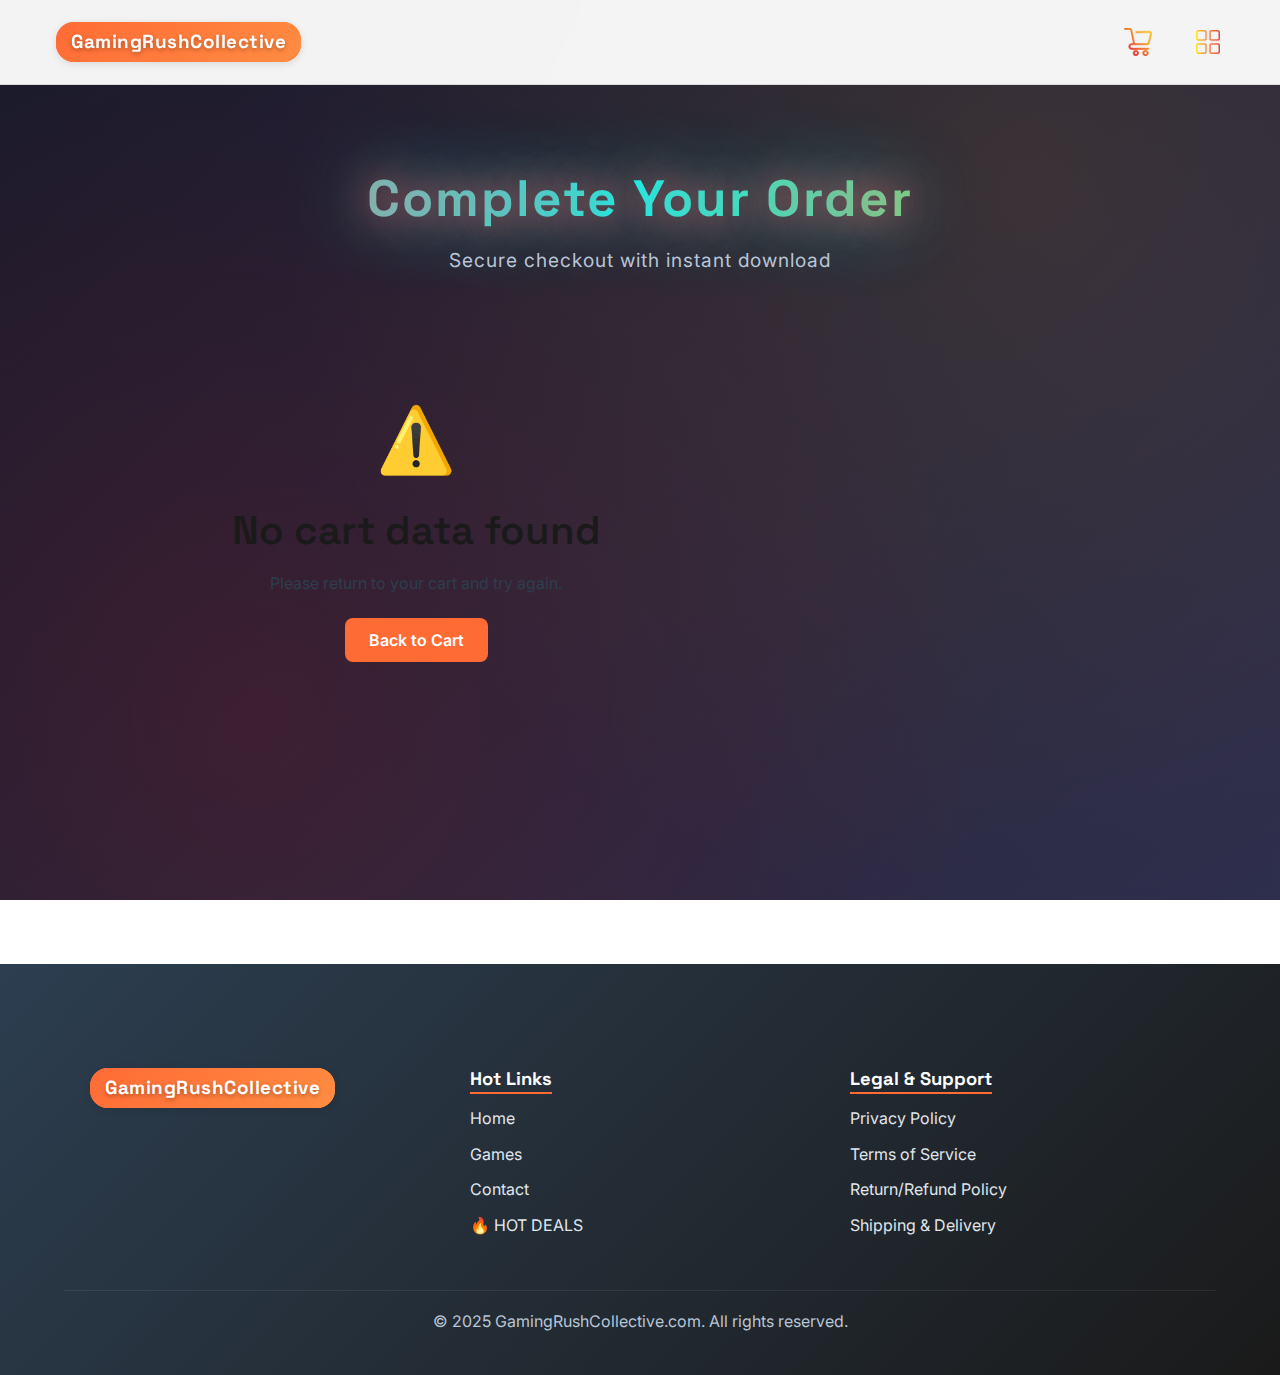
<file: orderCheckout.html>
<!DOCTYPE html>
<html lang="en">
  <head>
    <meta charset="UTF-8" />
    <meta name="viewport" content="width=device-width, initial-scale=1.0" />
    <title>Checkout | PixelVault</title>
    <meta
      name="description"
      content="Complete your purchase with secure payment and instant download."
    />
    <link rel="stylesheet" href="assets/styles/core.css" />
    <link rel="stylesheet" href="assets/styles/header.css" />
    <link rel="stylesheet" href="assets/styles/footer.css" />
    <link rel="stylesheet" href="assets/styles/orderCheckout.css" />
    <link rel="preconnect" href="https://fonts.googleapis.com" />
    <link rel="preconnect" href="https://fonts.gstatic.com" crossorigin />
    <link
      href="https://fonts.googleapis.com/css2?family=Inter:wght@300;400;500;600;700&family=Space+Grotesk:wght@400;500;600;700&display=swap"
      rel="stylesheet"
    />
  </head>
  <body>
    <div id="header-container"></div>

    <main class="checkout-main">
      <div class="checkout-container">
        <div class="checkout-header">
          <h1 class="checkout-title">Complete Your Order</h1>
          <p class="checkout-subtitle">Secure checkout with instant download</p>
        </div>

        <div class="checkout-content">
          <div class="checkout-form-section">
            <form id="checkout-form" class="checkout-form">
              <div class="form-section">
                <h2 class="section-title">Contact Information</h2>
                <div class="form-row">
                  <div class="form-group">
                    <label for="email" class="form-label"
                      >Email Address *</label
                    >
                    <input
                      type="email"
                      id="email"
                      name="email"
                      class="form-input"
                      required
                    />
                    <span class="form-error" id="email-error"></span>
                  </div>
                </div>
              </div>

              <div class="form-section">
                <h2 class="section-title">Payment Method</h2>
                <div class="payment-methods">
                  <div class="payment-method">
                    <input
                      type="radio"
                      id="card"
                      name="payment"
                      value="card"
                      class="payment-radio"
                      checked
                    />
                    <label for="card" class="payment-label">
                      <svg
                        width="24"
                        height="24"
                        viewBox="0 0 24 24"
                        fill="currentColor"
                      >
                        <rect
                          x="1"
                          y="4"
                          width="22"
                          height="16"
                          rx="2"
                          ry="2"
                        ></rect>
                        <line x1="1" y1="10" x2="23" y2="10"></line>
                      </svg>
                      <span>Credit / Debit Card</span>
                    </label>
                  </div>
                  <div class="payment-method">
                    <input
                      type="radio"
                      id="paypal"
                      name="payment"
                      value="paypal"
                      class="payment-radio"
                    />
                    <label for="paypal" class="payment-label">
                      <svg
                        width="24"
                        height="24"
                        viewBox="0 0 24 24"
                        fill="currentColor"
                      >
                        <path
                          d="M20.067 8.478c.492.315.844.825.844 1.478 0 .653-.352 1.163-.844 1.478-.492.315-1.163.478-1.844.478H15.5v-2.956h2.723c.681 0 1.352.163 1.844.478z"
                        />
                        <path
                          d="M12 2C6.48 2 2 6.48 2 12s4.48 10 10 10 10-4.48 10-10S17.52 2 12 2zm-1 15H8v-6h3c1.1 0 2 .9 2 2s-.9 2-2 2zm6-2c0 1.1-.9 2-2 2h-3v-6h3c1.1 0 2 .9 2 2z"
                        />
                      </svg>
                      <span>PayPal</span>
                    </label>
                  </div>
                </div>

                <div id="card-details" class="card-details">
                  <div class="form-row">
                    <div class="form-group">
                      <label for="card-number" class="form-label"
                        >Card Number *</label
                      >
                      <input
                        type="text"
                        id="card-number"
                        name="cardNumber"
                        class="form-input"
                        placeholder="1234 5678 9012 3456"
                        maxlength="19"
                      />
                      <span class="form-error" id="card-number-error"></span>
                    </div>
                  </div>

                  <div class="form-row">
                    <div class="form-group">
                      <label for="expiry" class="form-label"
                        >Expiry Date *</label
                      >
                      <input
                        type="text"
                        id="expiry"
                        name="expiry"
                        class="form-input"
                        placeholder="MM/YY"
                        maxlength="5"
                      />
                      <span class="form-error" id="expiry-error"></span>
                    </div>
                    <div class="form-group">
                      <label for="cvv" class="form-label">CVV *</label>
                      <input
                        type="text"
                        id="cvv"
                        name="cvv"
                        class="form-input"
                        placeholder="123"
                        maxlength="4"
                      />
                      <span class="form-error" id="cvv-error"></span>
                    </div>
                  </div>

                  <div class="form-row">
                    <div class="form-group">
                      <label for="card-name" class="form-label"
                        >Name on Card *</label
                      >
                      <input
                        type="text"
                        id="card-name"
                        name="cardName"
                        class="form-input"
                      />
                      <span class="form-error" id="card-name-error"></span>
                    </div>
                  </div>
                </div>
              </div>

              <div class="form-section">
                <h2 class="section-title">Billing Address</h2>
                <div class="form-row">
                  <div class="form-group">
                    <label for="firstName" class="form-label"
                      >First Name *</label
                    >
                    <input
                      type="text"
                      id="firstName"
                      name="firstName"
                      class="form-input"
                      required
                    />
                    <span class="form-error" id="firstName-error"></span>
                  </div>
                  <div class="form-group">
                    <label for="lastName" class="form-label">Last Name *</label>
                    <input
                      type="text"
                      id="lastName"
                      name="lastName"
                      class="form-input"
                      required
                    />
                    <span class="form-error" id="lastName-error"></span>
                  </div>
                </div>

                <div class="form-row">
                  <div class="form-group">
                    <label for="address" class="form-label">Address *</label>
                    <input
                      type="text"
                      id="address"
                      name="address"
                      class="form-input"
                      required
                    />
                    <span class="form-error" id="address-error"></span>
                  </div>
                </div>

                <div class="form-row">
                  <div class="form-group">
                    <label for="city" class="form-label">City *</label>
                    <input
                      type="text"
                      id="city"
                      name="city"
                      class="form-input"
                      required
                    />
                    <span class="form-error" id="city-error"></span>
                  </div>
                  <div class="form-group">
                    <label for="state" class="form-label">State *</label>
                    <input
                      type="text"
                      id="state"
                      name="state"
                      class="form-input"
                      required
                    />
                    <span class="form-error" id="state-error"></span>
                  </div>
                  <div class="form-group">
                    <label for="zipCode" class="form-label">ZIP Code *</label>
                    <input
                      type="text"
                      id="zipCode"
                      name="zipCode"
                      class="form-input"
                      required
                    />
                    <span class="form-error" id="zipCode-error"></span>
                  </div>
                </div>
              </div>

              <div class="form-section">
                <h2 class="section-title">Terms & Conditions</h2>
                <div class="terms-checkbox">
                  <input
                    type="checkbox"
                    id="terms"
                    name="terms"
                    class="form-checkbox"
                    required
                  />
                  <label for="terms" class="checkbox-label">
                    I agree to the
                    <a href="/termsOfService.html" target="_blank"
                      >Terms of Service</a
                    >
                    and
                    <a href="/privacyPolicy.html" target="_blank"
                      >Privacy Policy</a
                    >
                    *
                  </label>
                </div>
                <div class="terms-checkbox">
                  <input
                    type="checkbox"
                    id="newsletter"
                    name="newsletter"
                    class="form-checkbox"
                  />
                  <label for="newsletter" class="checkbox-label">
                    Subscribe to our newsletter for updates and exclusive offers
                  </label>
                </div>
              </div>

              <div class="form-actions">
                <button type="button" id="back-to-cart-btn" class="back-btn">
                  Back to Cart
                </button>
                <button
                  type="submit"
                  id="place-order-btn"
                  class="place-order-btn"
                >
                  Place Order
                </button>
              </div>
            </form>
          </div>

          <div class="order-summary-section">
            <div class="order-summary">
              <h2 class="summary-title">Order Summary</h2>

              <div id="order-items" class="order-items">
                <!-- Order items will be loaded here -->
              </div>

              <div class="order-totals">
                <div class="total-item">
                  <span>Subtotal</span>
                  <span id="order-subtotal">$0.00</span>
                </div>
                <div class="total-item">
                  <span>Tax</span>
                  <span id="order-tax">$0.00</span>
                </div>
                <div class="total-item total">
                  <span>Total</span>
                  <span id="order-total">$0.00</span>
                </div>
              </div>

              <div class="order-benefits">
                <div class="benefit-item">
                  <svg
                    width="20"
                    height="20"
                    viewBox="0 0 24 24"
                    fill="currentColor"
                  >
                    <path d="M9 12l2 2 4-4m6 2a9 9 0 11-18 0 9 9 0 0118 0z" />
                  </svg>
                  <span>Instant Download</span>
                </div>
                <div class="benefit-item">
                  <svg
                    width="20"
                    height="20"
                    viewBox="0 0 24 24"
                    fill="currentColor"
                  >
                    <path d="M9 12l2 2 4-4m6 2a9 9 0 11-18 0 9 9 0 0118 0z" />
                  </svg>
                  <span>30-Day Refund</span>
                </div>
                <div class="benefit-item">
                  <svg
                    width="20"
                    height="20"
                    viewBox="0 0 24 24"
                    fill="currentColor"
                  >
                    <path d="M9 12l2 2 4-4m6 2a9 9 0 11-18 0 9 9 0 0118 0z" />
                  </svg>
                  <span>Secure Payment</span>
                </div>
              </div>
            </div>
          </div>
        </div>
      </div>
    </main>

    <div id="footer-container"></div>

    <script type="module" src="assets/js/modules/headerLoader.js"></script>
    <script type="module" src="assets/js/modules/footerLoader.js"></script>
    <script type="module" src="assets/js/modules/checkoutManager.js"></script>
  </body>
</html>
</file>
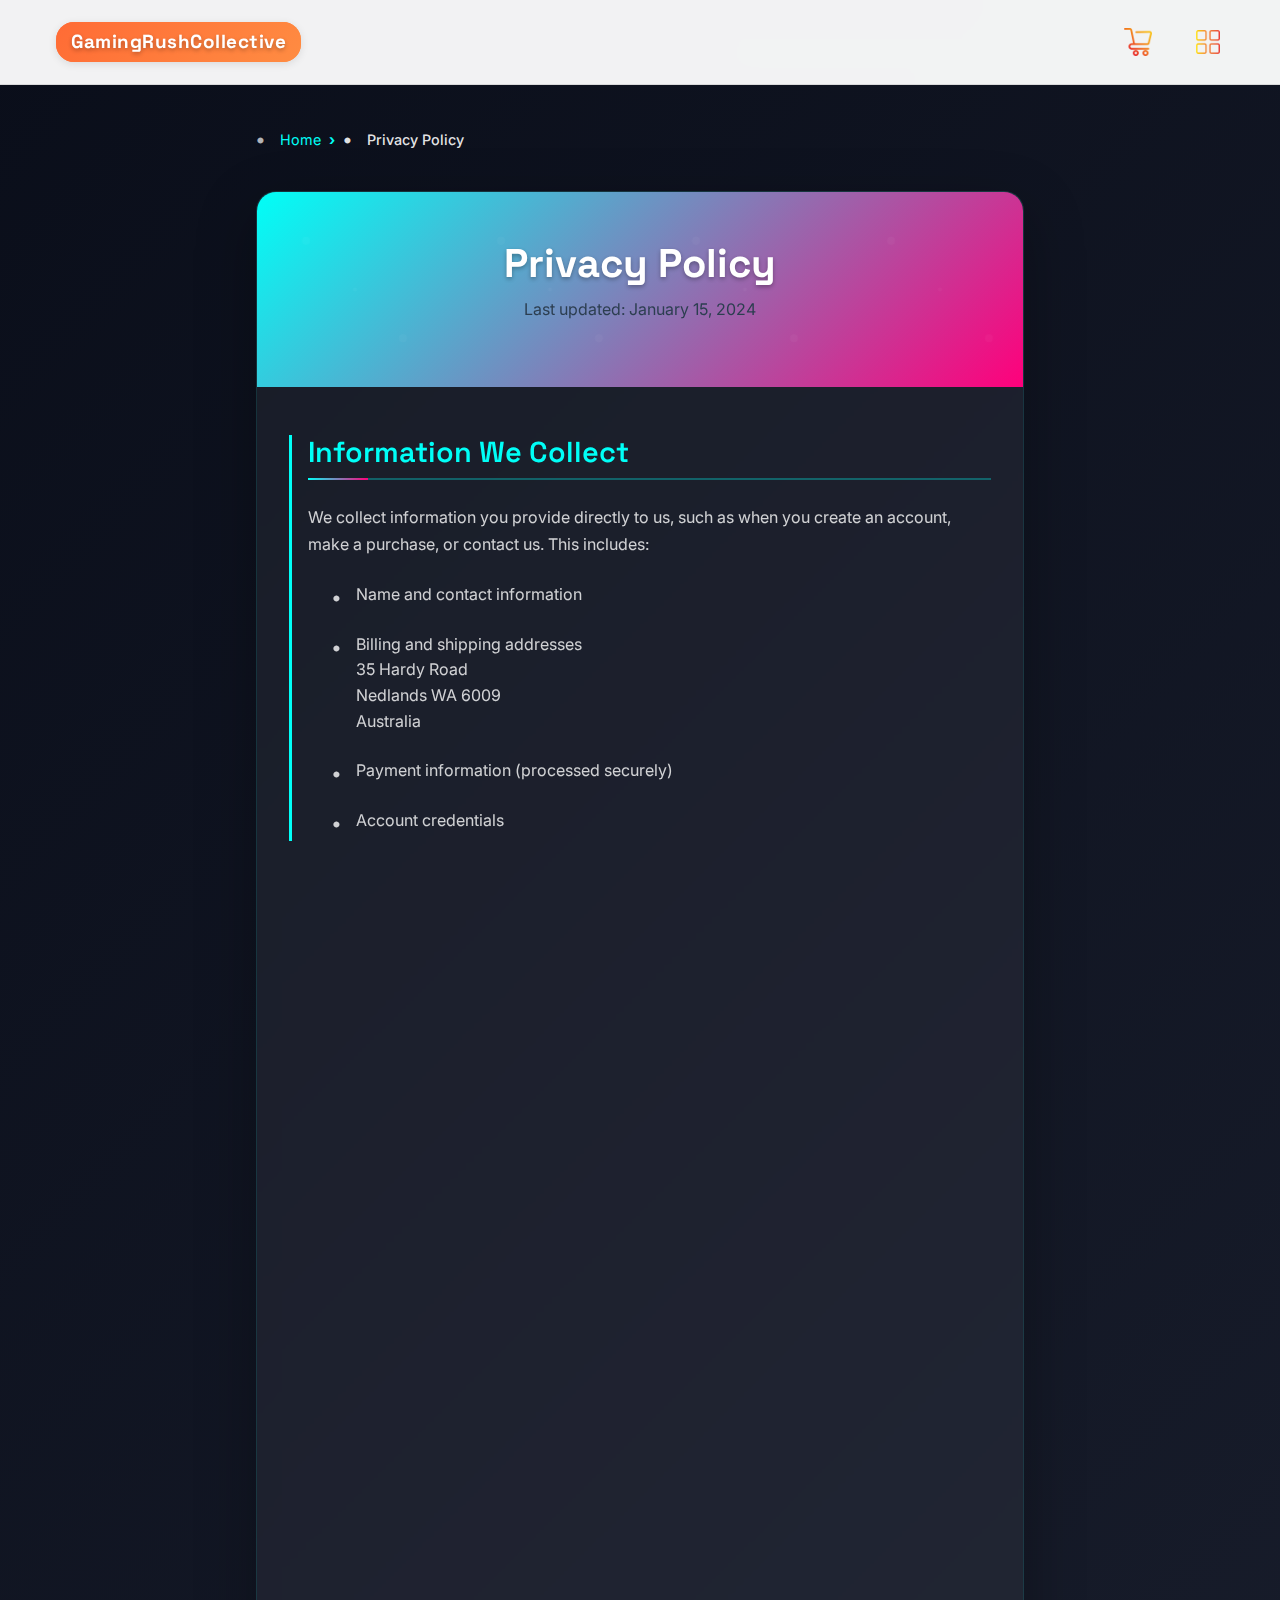
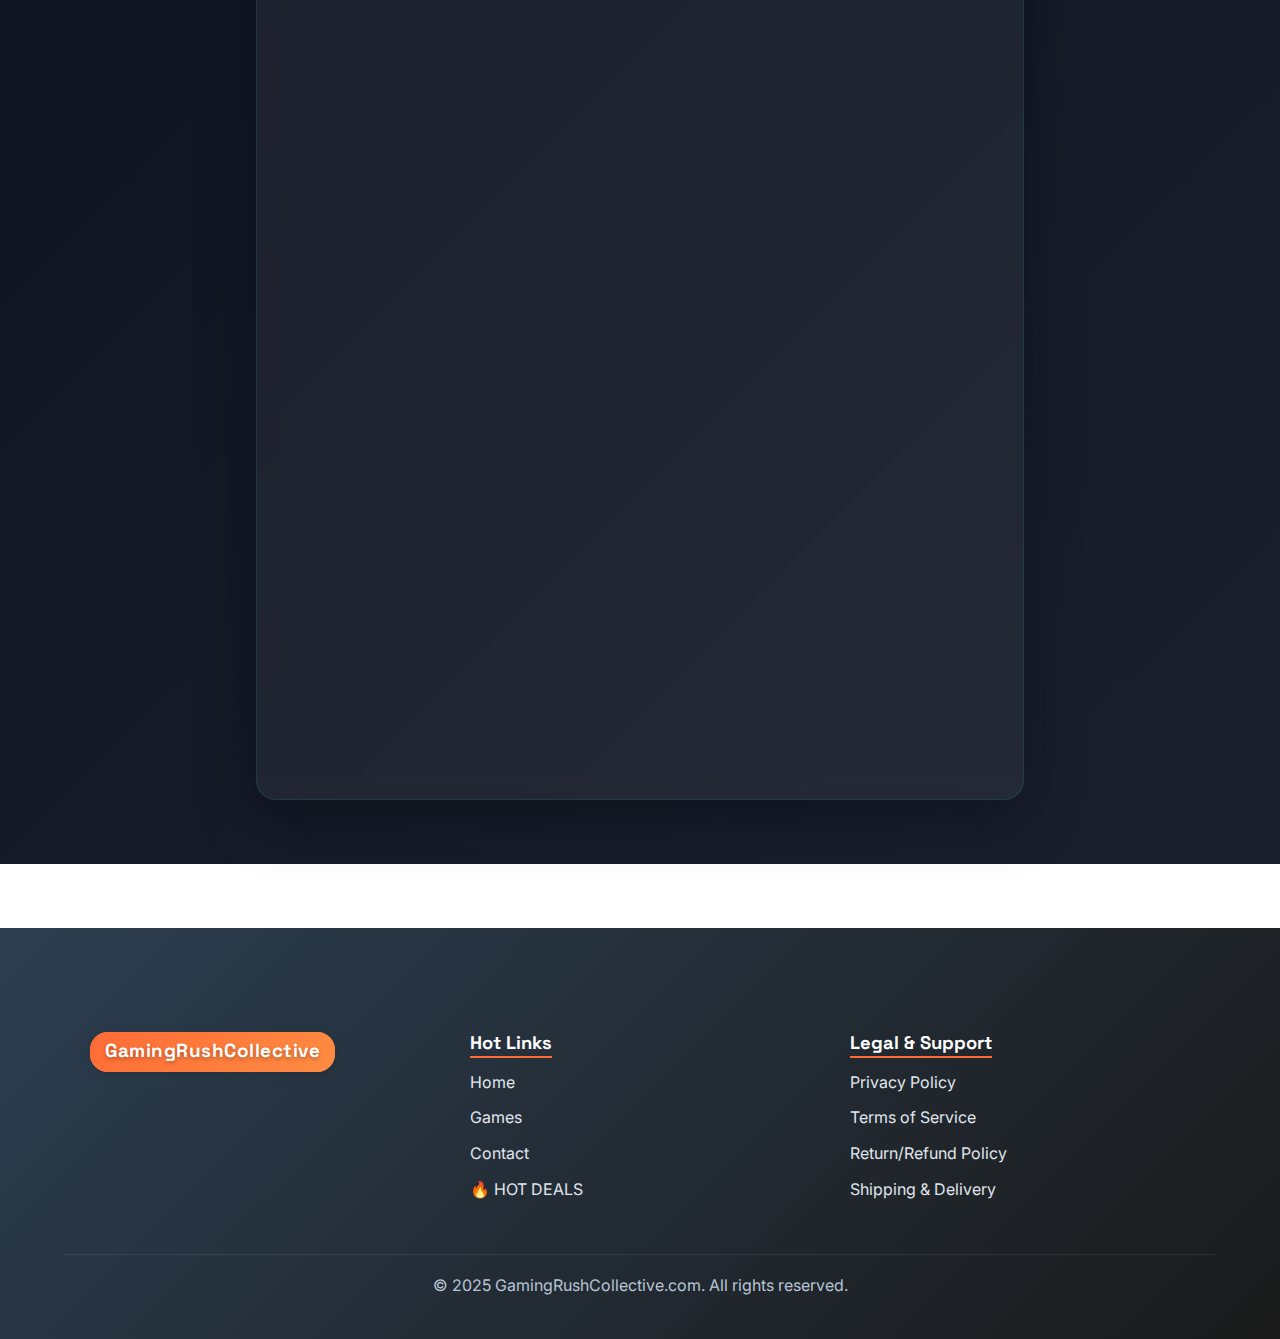
<file: privacyPolicy.html>
<!DOCTYPE html>
<html lang="en">
  <head>
    <meta charset="UTF-8" />
    <meta name="viewport" content="width=device-width, initial-scale=1.0" />
    <title>Privacy Policy - GamingRushCollective.com</title>
    <meta
      name="description"
      content="Read GamingRushCollective.com's privacy policy. Learn how we protect your personal information and data security."
    />
    <link rel="icon" href="assets/images/favicon.png" type="image/x-icon" />
    <link rel="stylesheet" href="assets/styles/core.css" />
    <link rel="stylesheet" href="assets/styles/privacyPolicy.css" />
    <link rel="preconnect" href="https://fonts.googleapis.com" />
    <link rel="preconnect" href="https://fonts.gstatic.com" crossorigin />
    <link
      href="https://fonts.googleapis.com/css2?family=Inter:wght@300;400;500;600;700&family=Space+Grotesk:wght@400;500;600;700&display=swap"
      rel="stylesheet"
    />
  </head>
  <body>
    <div id="header-container"></div>

    <main class="policy-content">
      <div class="container">
        <nav class="breadcrumb-nav">
          <ol class="breadcrumb-list">
            <li><a href="./">Home</a></li>
            <li aria-current="page">Privacy Policy</li>
          </ol>
        </nav>

        <article class="policy-article">
          <header class="policy-header">
            <h1 class="policy-title">Privacy Policy</h1>
            <p class="policy-subtitle">Last updated: January 15, 2024</p>
          </header>

          <div class="policy-body">
            <section class="policy-section">
              <h2>Information We Collect</h2>
              <p>
                We collect information you provide directly to us, such as when
                you create an account, make a purchase, or contact us. This
                includes:
              </p>
              <ul>
                <li>Name and contact information</li>
                <li>
                  Billing and shipping addresses<br />35 Hardy Road<br />Nedlands
                  WA 6009<br />Australia
                </li>
                <li>Payment information (processed securely)</li>
                <li>Account credentials</li>
              </ul>
            </section>

            <section class="policy-section">
              <h2>How We Use Your Information</h2>
              <p>We use your information to:</p>
              <ul>
                <li>Process and fulfill your orders</li>
                <li>Provide customer support</li>
                <li>Send order confirmations</li>
                <li>Improve our services</li>
                <li>Prevent fraud and ensure security</li>
              </ul>
            </section>

            <section class="policy-section">
              <h2>Information Sharing</h2>
              <p>
                We do not sell your personal information. We may share it only
                with:
              </p>
              <ul>
                <li>Service providers who help us operate our business</li>
                <li>Legal authorities when required by law</li>
                <li>Third parties with your explicit consent</li>
              </ul>
            </section>

            <section class="policy-section">
              <h2>Data Security</h2>
              <p>
                We implement appropriate security measures to protect your
                personal information, including encryption and secure data
                storage.
              </p>
            </section>

            <section class="policy-section">
              <h2>Your Rights</h2>
              <p>You have the right to:</p>
              <ul>
                <li>Access your personal data</li>
                <li>Correct inaccurate information</li>
                <li>Request deletion of your data</li>
                <li>Withdraw consent for marketing</li>
              </ul>
            </section>

            <section class="policy-section">
              <h2>Contact Us</h2>
              <p>
                If you have questions about this Privacy Policy, contact us:
              </p>
              <div class="contact-info">
                <p>
                  <strong>Email:</strong>
                  <a href="mailto:privacy@GamingRushCollective.com"
                    >privacy@GamingRushCollective.com</a
                  >
                </p>
                <p>
                  <strong>Phone:</strong>
                  <a href="tel:+61 2 8893 8056">+61 2 8893 8056</a>
                </p>
              </div>
            </section>
          </div>
        </article>
      </div>
    </main>

    <div id="footer-container"></div>

    <script type="module" src="assets/js/modules/headerLoader.js"></script>
    <script type="module" src="assets/js/modules/footerLoader.js"></script>
    <script
      type="module"
      src="assets/js/modules/privacyPolicyManager.js"
    ></script>
  </body>
</html>
</file>
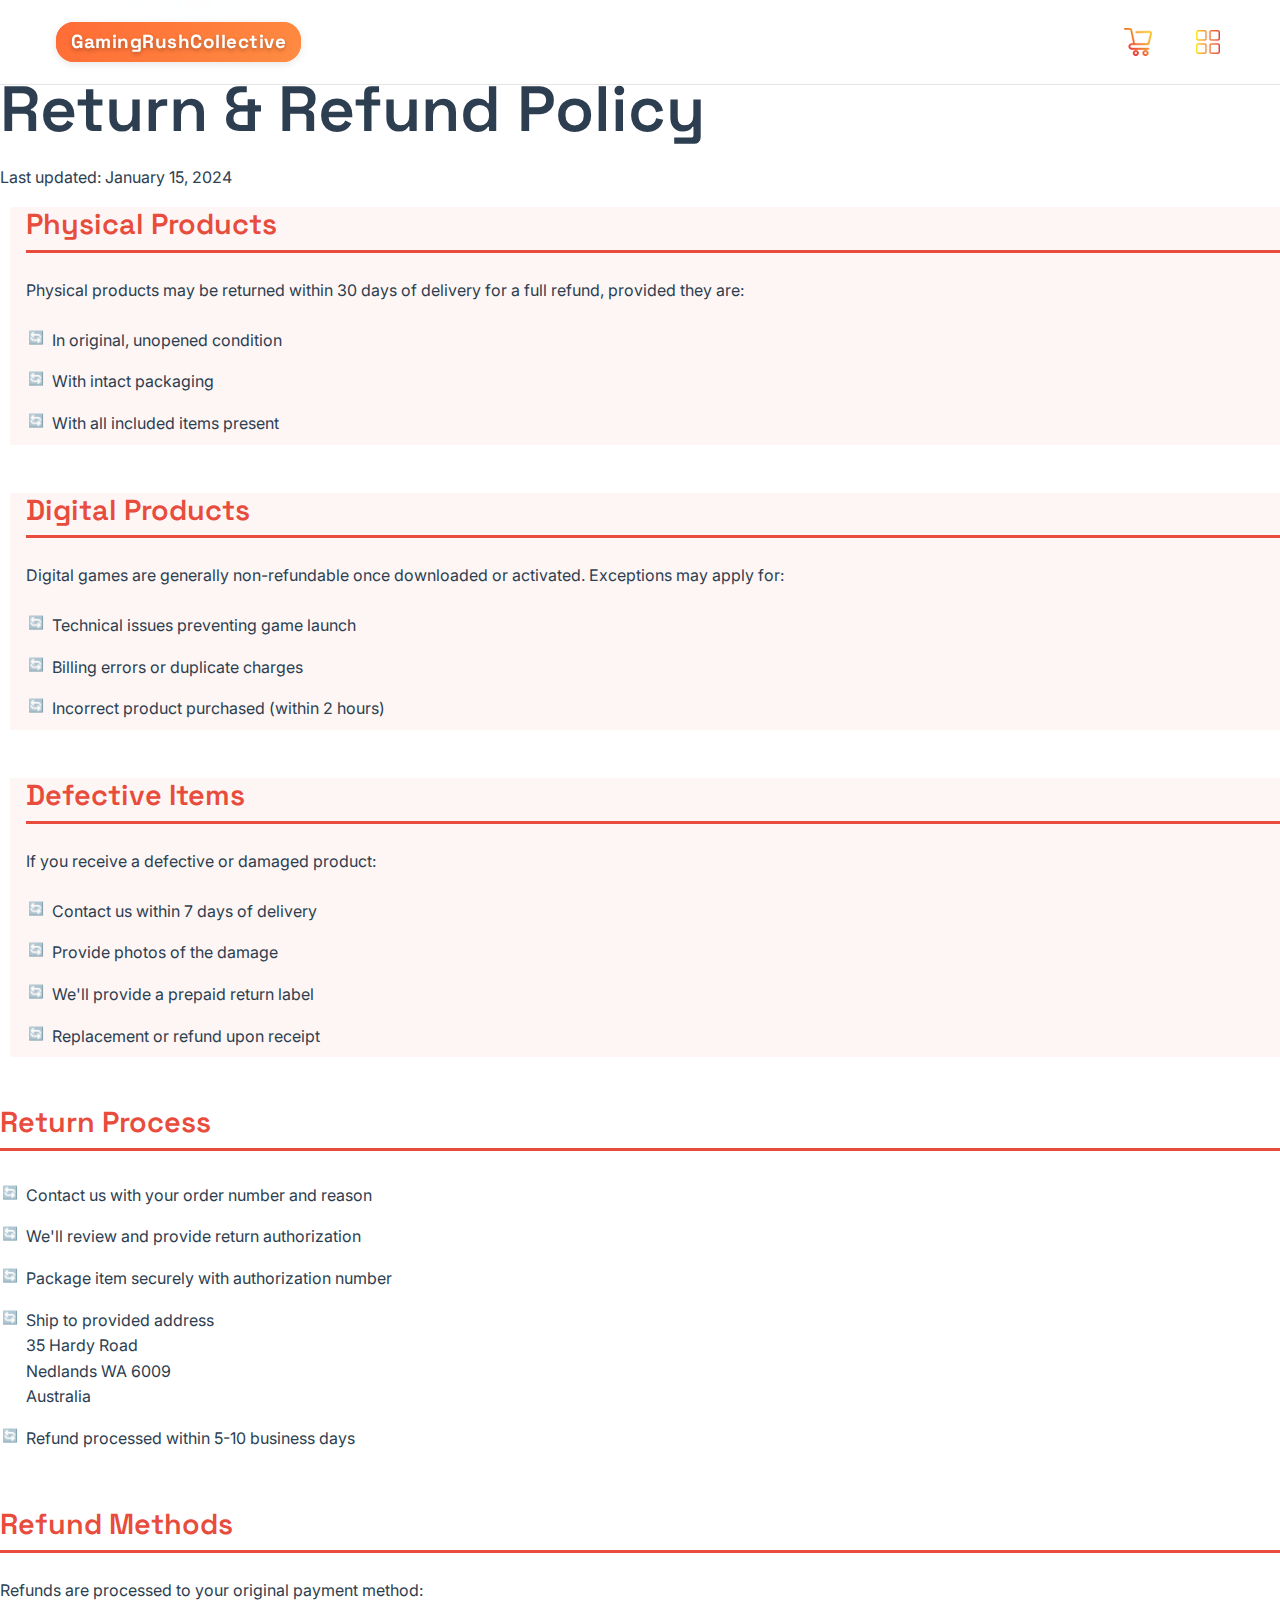
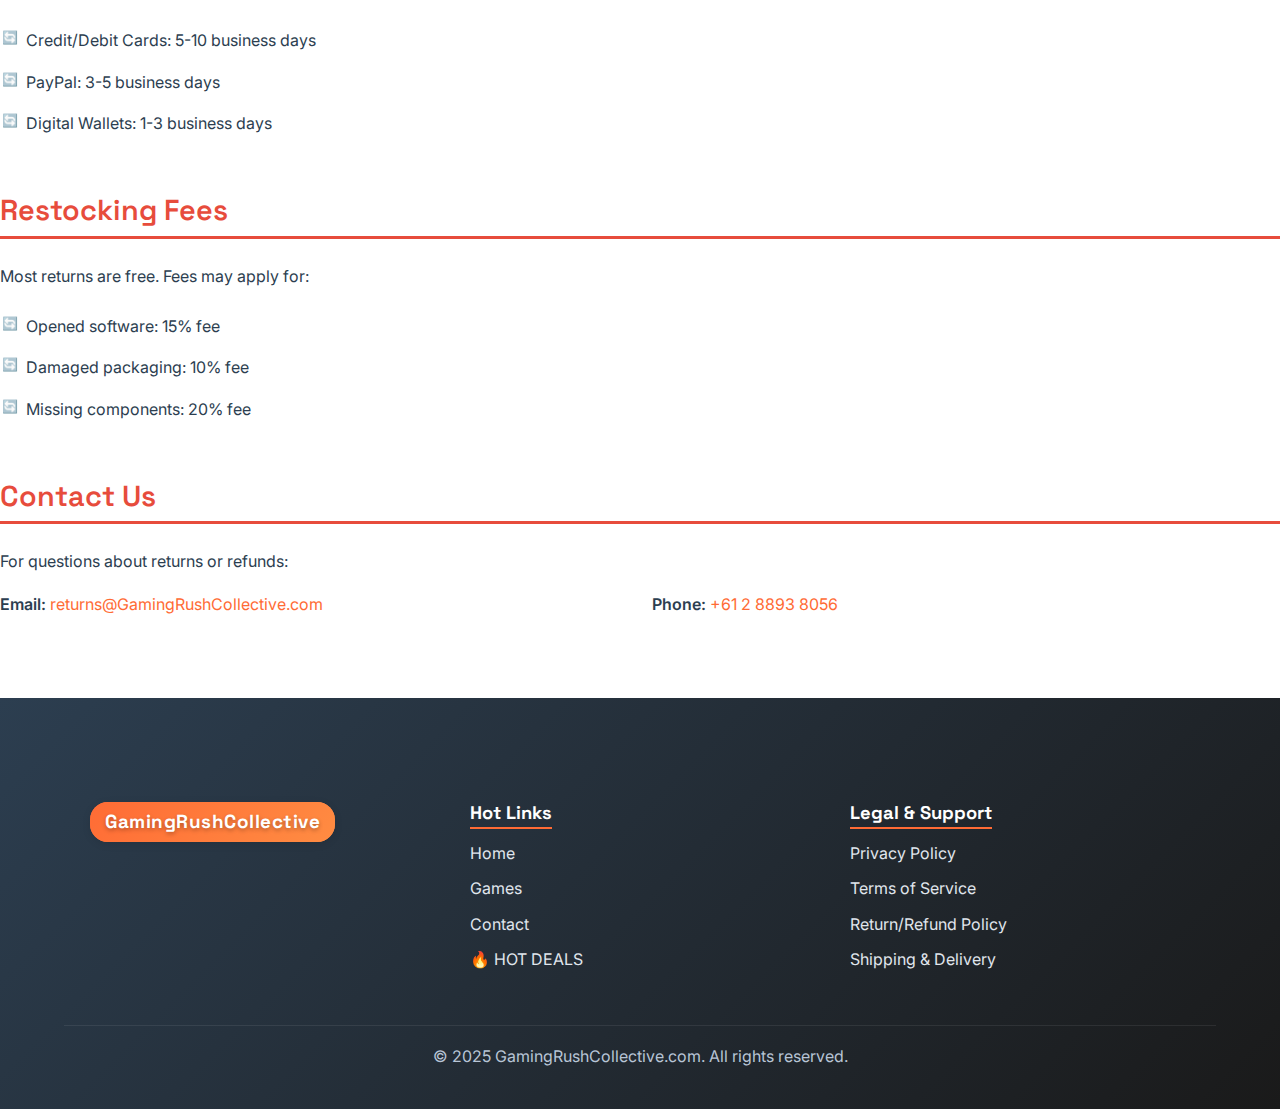
<file: returnRefundPolicy.html>
<!DOCTYPE html>
<html lang="en">
  <head>
    <meta charset="UTF-8" />
    <meta name="viewport" content="width=device-width, initial-scale=1.0" />
    <title>Return/Refund Policy - GamingRushCollective.com</title>
    <meta
      name="description"
      content="Read GamingRushCollective.com's return and refund policy. Understand our customer satisfaction guarantees and procedures."
    />
    <link rel="icon" href="assets/images/favicon.png" type="image/x-icon" />
    <link rel="stylesheet" href="assets/styles/core.css" />
    <link rel="stylesheet" href="assets/styles/returnRefundPolicy.css" />
    <link rel="preconnect" href="https://fonts.googleapis.com" />
    <link rel="preconnect" href="https://fonts.gstatic.com" crossorigin />
    <link
      href="https://fonts.googleapis.com/css2?family=Inter:wght@300;400;500;600;700&family=Space+Grotesk:wght@400;500;600;700&display=swap"
      rel="stylesheet"
    />
  </head>
  <body>
    <div id="header-container"></div>

    <main class="policy-content">
      <div class="container">
        <nav class="breadcrumb-nav">
          <ol class="breadcrumb-list">
            <li><a href="./">Home</a></li>
            <li aria-current="page">Return & Refund Policy</li>
          </ol>
        </nav>

        <article class="policy-article">
          <header class="policy-header">
            <h1 class="policy-title">Return & Refund Policy</h1>
            <p class="policy-subtitle">Last updated: January 15, 2024</p>
          </header>

          <div class="policy-body">
            <section class="policy-section">
              <h2>Physical Products</h2>
              <p>
                Physical products may be returned within 30 days of delivery for
                a full refund, provided they are:
              </p>
              <ul>
                <li>In original, unopened condition</li>
                <li>With intact packaging</li>
                <li>With all included items present</li>
              </ul>
            </section>

            <section class="policy-section">
              <h2>Digital Products</h2>
              <p>
                Digital games are generally non-refundable once downloaded or
                activated. Exceptions may apply for:
              </p>
              <ul>
                <li>Technical issues preventing game launch</li>
                <li>Billing errors or duplicate charges</li>
                <li>Incorrect product purchased (within 2 hours)</li>
              </ul>
            </section>

            <section class="policy-section">
              <h2>Defective Items</h2>
              <p>If you receive a defective or damaged product:</p>
              <ul>
                <li>Contact us within 7 days of delivery</li>
                <li>Provide photos of the damage</li>
                <li>We'll provide a prepaid return label</li>
                <li>Replacement or refund upon receipt</li>
              </ul>
            </section>

            <section class="policy-section">
              <h2>Return Process</h2>
              <ol>
                <li>Contact us with your order number and reason</li>
                <li>We'll review and provide return authorization</li>
                <li>Package item securely with authorization number</li>
                <li>
                  Ship to provided address<br />35 Hardy Road<br />Nedlands WA
                  6009<br />Australia
                </li>
                <li>Refund processed within 5-10 business days</li>
              </ol>
            </section>

            <section class="policy-section">
              <h2>Refund Methods</h2>
              <p>Refunds are processed to your original payment method:</p>
              <ul>
                <li>Credit/Debit Cards: 5-10 business days</li>
                <li>PayPal: 3-5 business days</li>
                <li>Digital Wallets: 1-3 business days</li>
              </ul>
            </section>

            <section class="policy-section">
              <h2>Restocking Fees</h2>
              <p>Most returns are free. Fees may apply for:</p>
              <ul>
                <li>Opened software: 15% fee</li>
                <li>Damaged packaging: 10% fee</li>
                <li>Missing components: 20% fee</li>
              </ul>
            </section>

            <section class="policy-section">
              <h2>Contact Us</h2>
              <p>For questions about returns or refunds:</p>
              <div class="contact-info">
                <p>
                  <strong>Email:</strong>
                  <a href="mailto:returns@GamingRushCollective.com"
                    >returns@GamingRushCollective.com</a
                  >
                </p>
                <p>
                  <strong>Phone:</strong>
                  <a href="tel:+61 2 8893 8056">+61 2 8893 8056</a>
                </p>
              </div>
            </section>
          </div>
        </article>
      </div>
    </main>

    <div id="footer-container"></div>

    <script type="module" src="assets/js/modules/headerLoader.js"></script>
    <script type="module" src="assets/js/modules/footerLoader.js"></script>
    <script
      type="module"
      src="assets/js/modules/returnRefundManager.js"
    ></script>
  </body>
</html>
</file>
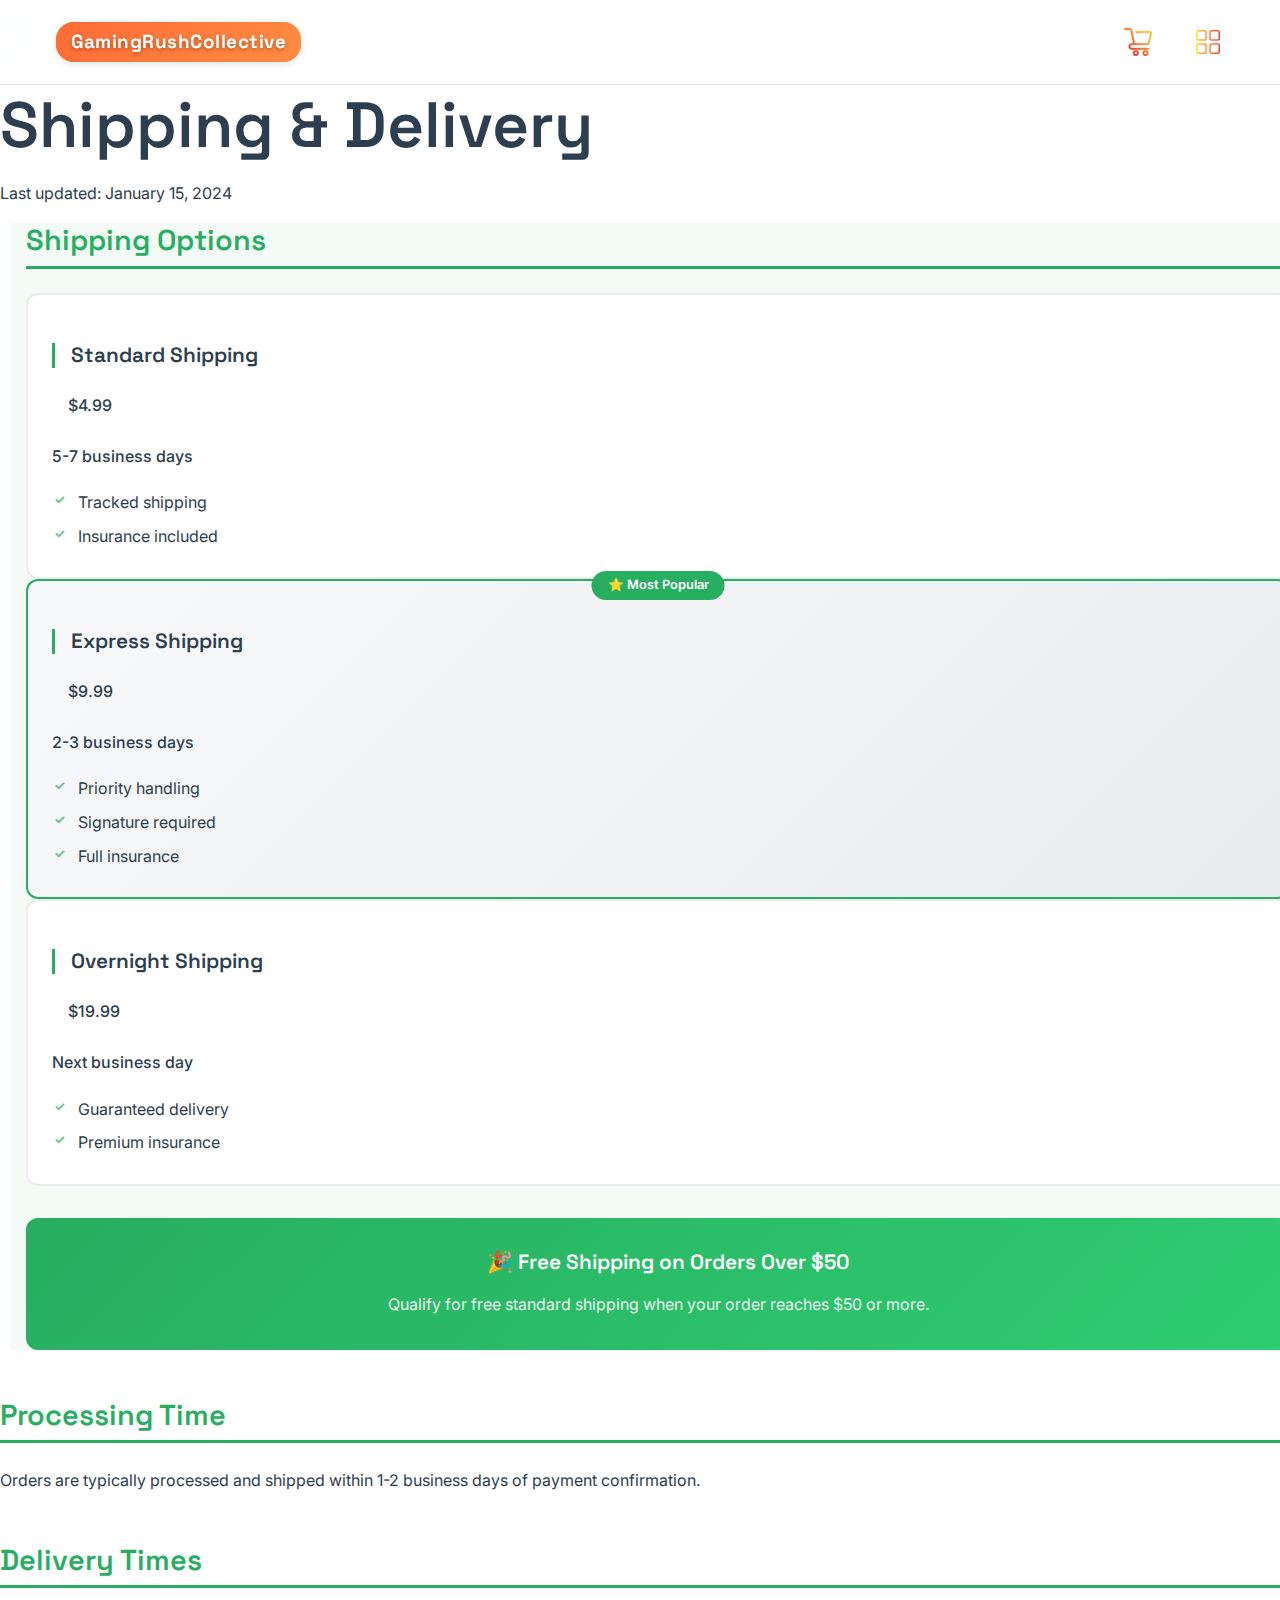
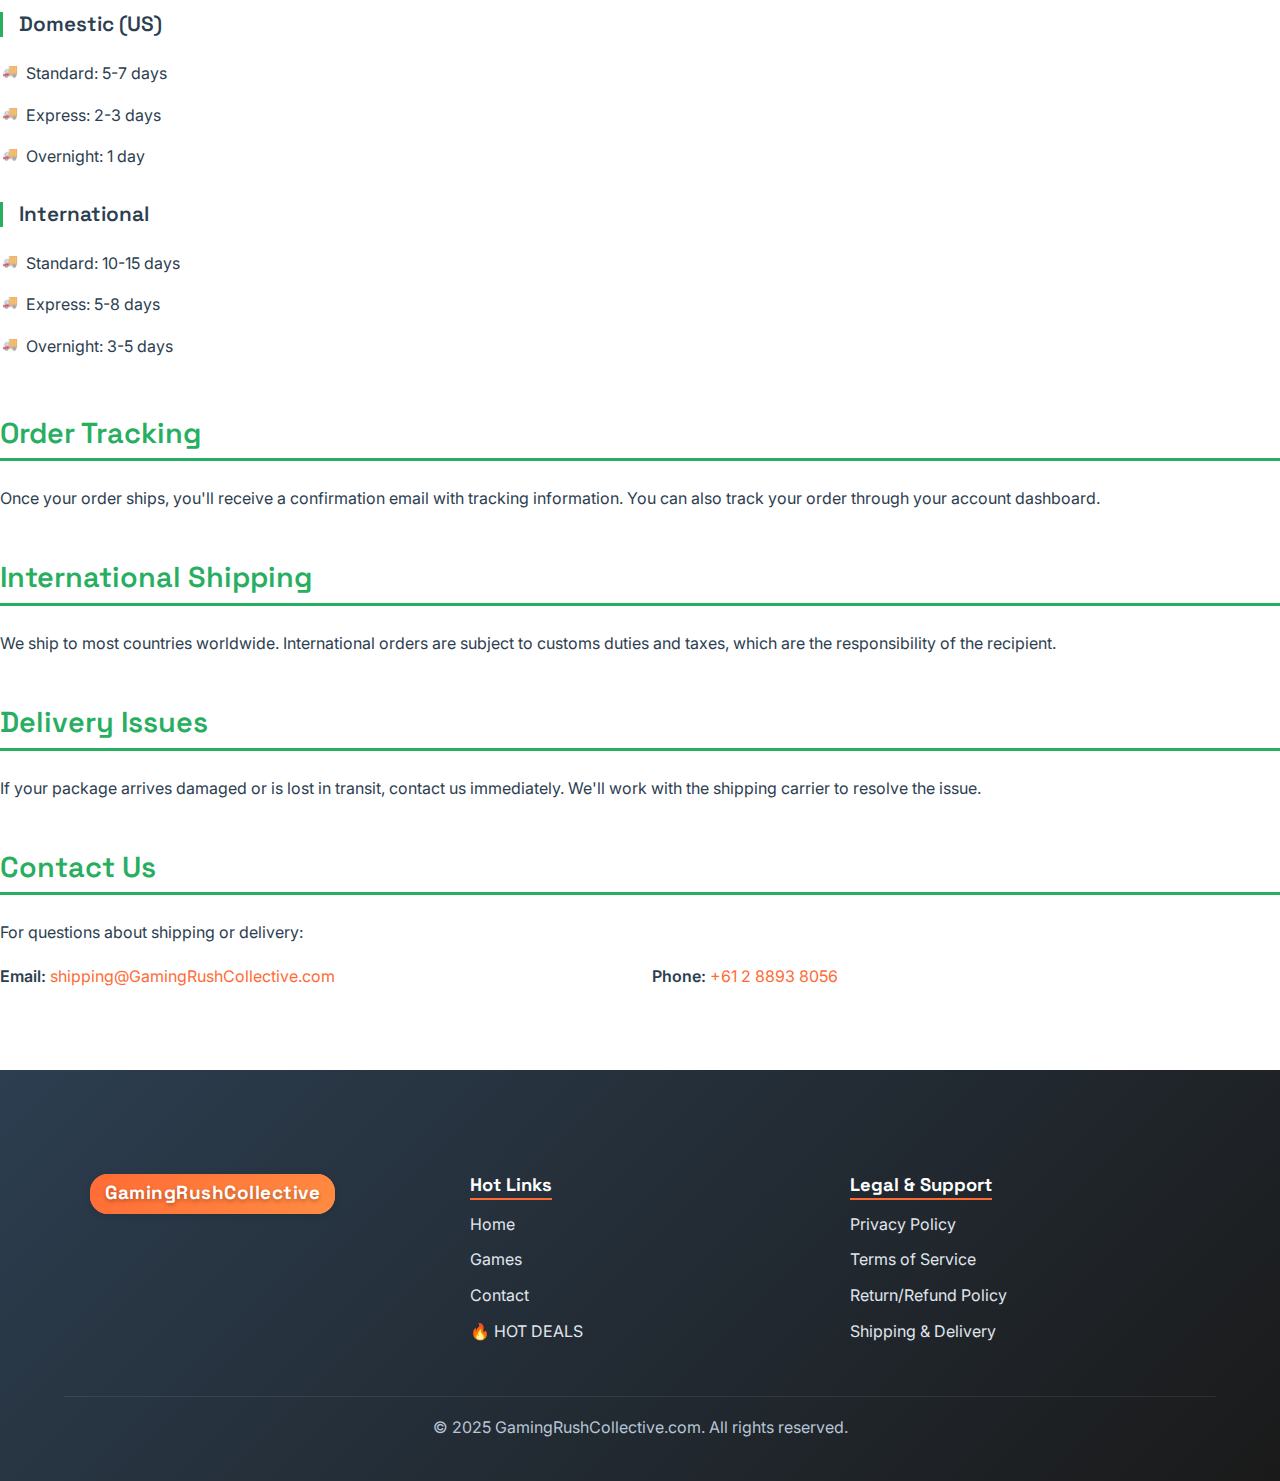
<file: shippingDelivery.html>
<!DOCTYPE html>
<html lang="en">
  <head>
    <meta charset="UTF-8" />
    <meta name="viewport" content="width=device-width, initial-scale=1.0" />
    <title>Shipping & Delivery - GamingRushCollective.com</title>
    <meta
      name="description"
      content="Learn about GamingRushCollective.com's shipping and delivery policies. Fast digital delivery for your gaming purchases."
    />
    <link rel="icon" href="assets/images/favicon.png" type="image/x-icon" />
    <link rel="stylesheet" href="assets/styles/core.css" />
    <link rel="stylesheet" href="assets/styles/shippingDelivery.css" />
    <link rel="preconnect" href="https://fonts.googleapis.com" />
    <link rel="preconnect" href="https://fonts.gstatic.com" crossorigin />
    <link
      href="https://fonts.googleapis.com/css2?family=Inter:wght@300;400;500;600;700&family=Space+Grotesk:wght@400;500;600;700&display=swap"
      rel="stylesheet"
    />
  </head>
  <body>
    <div id="header-container"></div>

    <main class="policy-content">
      <div class="container">
        <nav class="breadcrumb-nav">
          <ol class="breadcrumb-list">
            <li><a href="./">Home</a></li>
            <li aria-current="page">Shipping & Delivery</li>
          </ol>
        </nav>

        <article class="policy-article">
          <header class="policy-header">
            <h1 class="policy-title">Shipping & Delivery</h1>
            <p class="policy-subtitle">Last updated: January 15, 2024</p>
          </header>

          <div class="policy-body">
            <section class="policy-section">
              <h2>Shipping Options</h2>
              <div class="shipping-options">
                <div class="shipping-option">
                  <h3>Standard Shipping</h3>
                  <p class="price">$4.99</p>
                  <p>5-7 business days</p>
                  <ul>
                    <li>Tracked shipping</li>
                    <li>Insurance included</li>
                  </ul>
                </div>
                <div class="shipping-option featured">
                  <h3>Express Shipping</h3>
                  <p class="price">$9.99</p>
                  <p>2-3 business days</p>
                  <ul>
                    <li>Priority handling</li>
                    <li>Signature required</li>
                    <li>Full insurance</li>
                  </ul>
                </div>
                <div class="shipping-option">
                  <h3>Overnight Shipping</h3>
                  <p class="price">$19.99</p>
                  <p>Next business day</p>
                  <ul>
                    <li>Guaranteed delivery</li>
                    <li>Premium insurance</li>
                  </ul>
                </div>
              </div>
              <div class="free-shipping-notice">
                <h3>🎉 Free Shipping on Orders Over $50</h3>
                <p>
                  Qualify for free standard shipping when your order reaches $50
                  or more.
                </p>
              </div>
            </section>

            <section class="policy-section">
              <h2>Processing Time</h2>
              <p>
                Orders are typically processed and shipped within 1-2 business
                days of payment confirmation.
              </p>
            </section>

            <section class="policy-section">
              <h2>Delivery Times</h2>
              <div class="delivery-times">
                <div class="delivery-zone">
                  <h3>Domestic (US)</h3>
                  <ul>
                    <li>Standard: 5-7 days</li>
                    <li>Express: 2-3 days</li>
                    <li>Overnight: 1 day</li>
                  </ul>
                </div>
                <div class="delivery-zone">
                  <h3>International</h3>
                  <ul>
                    <li>Standard: 10-15 days</li>
                    <li>Express: 5-8 days</li>
                    <li>Overnight: 3-5 days</li>
                  </ul>
                </div>
              </div>
            </section>

            <section class="policy-section">
              <h2>Order Tracking</h2>
              <p>
                Once your order ships, you'll receive a confirmation email with
                tracking information. You can also track your order through your
                account dashboard.
              </p>
            </section>

            <section class="policy-section">
              <h2>International Shipping</h2>
              <p>
                We ship to most countries worldwide. International orders are
                subject to customs duties and taxes, which are the
                responsibility of the recipient.
              </p>
            </section>

            <section class="policy-section">
              <h2>Delivery Issues</h2>
              <p>
                If your package arrives damaged or is lost in transit, contact
                us immediately. We'll work with the shipping carrier to resolve
                the issue.
              </p>
            </section>

            <section class="policy-section">
              <h2>Contact Us</h2>
              <p>For questions about shipping or delivery:</p>
              <div class="contact-info">
                <p>
                  <strong>Email:</strong>
                  <a href="mailto:shipping@GamingRushCollective.com"
                    >shipping@GamingRushCollective.com</a
                  >
                </p>
                <p>
                  <strong>Phone:</strong>
                  <a href="tel:+61 2 8893 8056">+61 2 8893 8056</a>
                </p>
              </div>
            </section>
          </div>
        </article>
      </div>
    </main>

    <div id="footer-container"></div>

    <script type="module" src="assets/js/modules/headerLoader.js"></script>
    <script type="module" src="assets/js/modules/footerLoader.js"></script>
    <script
      type="module"
      src="assets/js/modules/shippingDeliveryManager.js"
    ></script>
  </body>
</html>
</file>
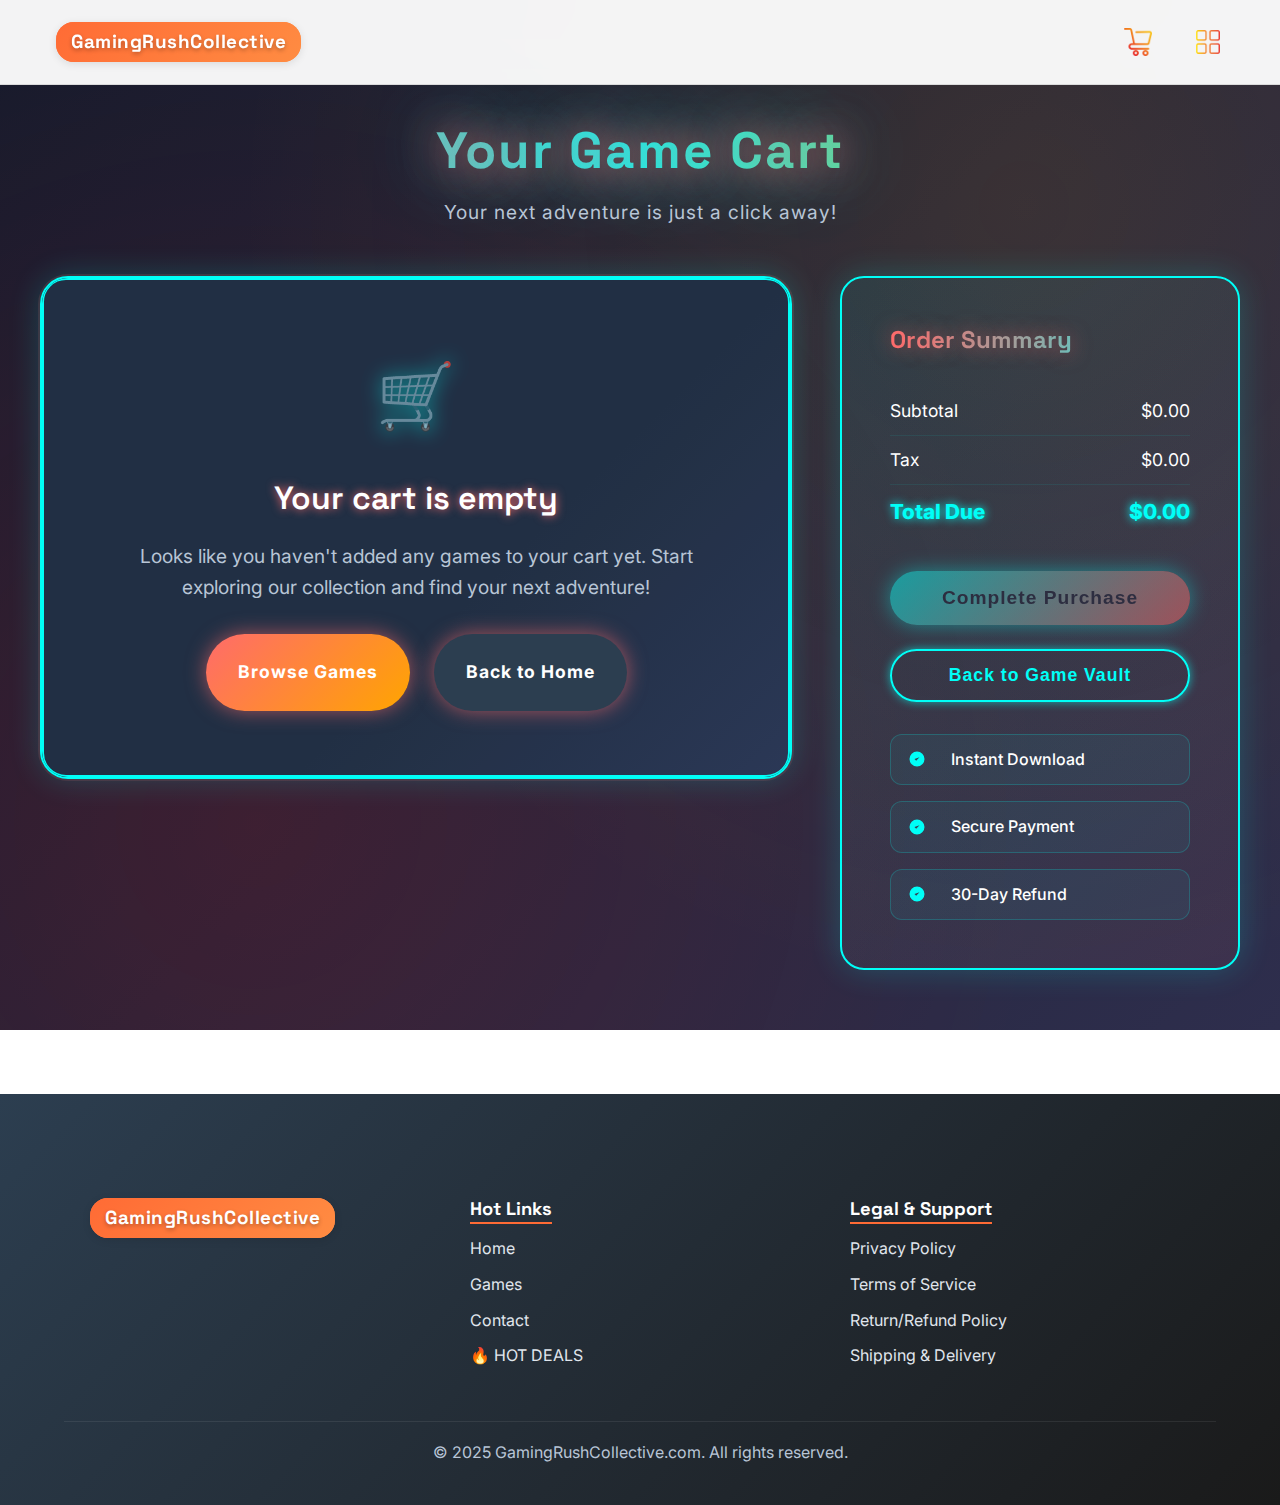
<file: shoppingCart.html>
<!DOCTYPE html>
<html lang="en">
  <head>
    <meta charset="UTF-8" />
    <meta name="viewport" content="width=device-width, initial-scale=1.0" />
    <title>Your Game Cart | PixelVault</title>
    <meta
      name="description"
      content="Your next adventure is just a click away! Review your picks or continue exploring the vault."
    />
    <link rel="stylesheet" href="assets/styles/core.css" />
    <link rel="stylesheet" href="assets/styles/header.css" />
    <link rel="stylesheet" href="assets/styles/footer.css" />
    <link rel="stylesheet" href="assets/styles/shoppingCart.css" />
    <link rel="preconnect" href="https://fonts.googleapis.com" />
    <link rel="preconnect" href="https://fonts.gstatic.com" crossorigin />
    <link
      href="https://fonts.googleapis.com/css2?family=Inter:wght@300;400;500;600;700&family=Space+Grotesk:wght@400;500;600;700&display=swap"
      rel="stylesheet"
    />
  </head>
  <body>
    <div id="header-container"></div>

    <main class="cart-main">
      <div class="cart-container">
        <div class="cart-header">
          <h1 class="cart-title">Your Game Cart</h1>
          <p class="cart-subtitle">Your next adventure is just a click away!</p>
        </div>

        <div class="cart-content">
          <div class="cart-items-section">
            <div id="cart-items-container">
              <!-- Cart items will be loaded here dynamically -->
            </div>
          </div>

          <div class="cart-summary-section">
            <div class="cart-summary">
              <h2 class="summary-title">Order Summary</h2>

              <div class="summary-items">
                <div class="summary-item">
                  <span>Subtotal</span>
                  <span id="subtotal">$0.00</span>
                </div>
                <div class="summary-item">
                  <span>Tax</span>
                  <span id="tax">$0.00</span>
                </div>
                <div class="summary-item total">
                  <span>Total Due</span>
                  <span id="total">$0.00</span>
                </div>
              </div>

              <div class="summary-actions">
                <button id="checkout-btn" class="checkout-btn" disabled>
                  Complete Purchase
                </button>
                <button
                  id="continue-shopping-btn"
                  class="continue-shopping-btn"
                >
                  Back to Game Vault
                </button>
              </div>

              <div class="cart-benefits">
                <div class="benefit-item">
                  <svg
                    width="20"
                    height="20"
                    viewBox="0 0 24 24"
                    fill="currentColor"
                  >
                    <path d="M9 12l2 2 4-4m6 2a9 9 0 11-18 0 9 9 0 0118 0z" />
                  </svg>
                  <span>Instant Download</span>
                </div>
                <div class="benefit-item">
                  <svg
                    width="20"
                    height="20"
                    viewBox="0 0 24 24"
                    fill="currentColor"
                  >
                    <path d="M9 12l2 2 4-4m6 2a9 9 0 11-18 0 9 9 0 0118 0z" />
                  </svg>
                  <span>Secure Payment</span>
                </div>
                <div class="benefit-item">
                  <svg
                    width="20"
                    height="20"
                    viewBox="0 0 24 24"
                    fill="currentColor"
                  >
                    <path d="M9 12l2 2 4-4m6 2a9 9 0 11-18 0 9 9 0 0118 0z" />
                  </svg>
                  <span>30-Day Refund</span>
                </div>
              </div>
            </div>
          </div>
        </div>
      </div>
    </main>

    <div id="footer-container"></div>

    <script type="module" src="assets/js/modules/headerLoader.js"></script>
    <script type="module" src="assets/js/modules/footerLoader.js"></script>
    <script type="module" src="assets/js/modules/cartManager.js"></script>
  </body>
</html>
</file>
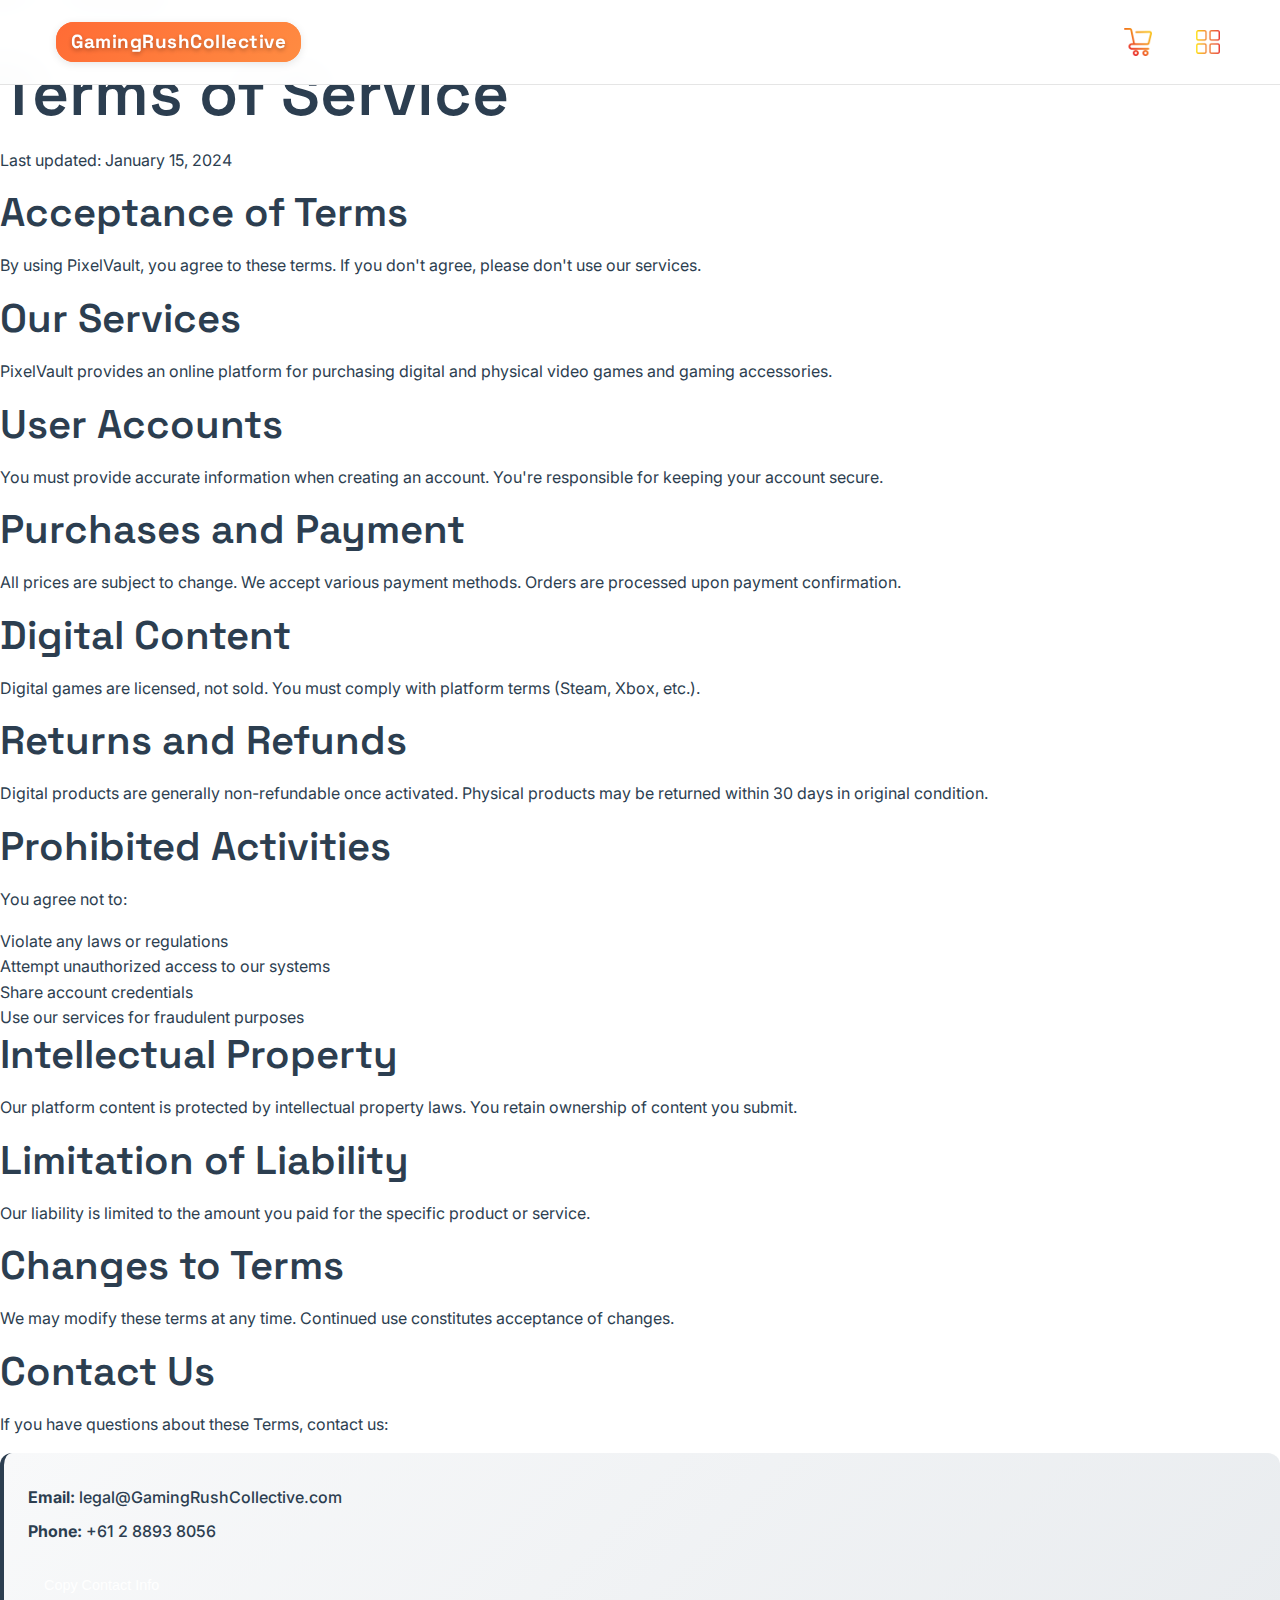
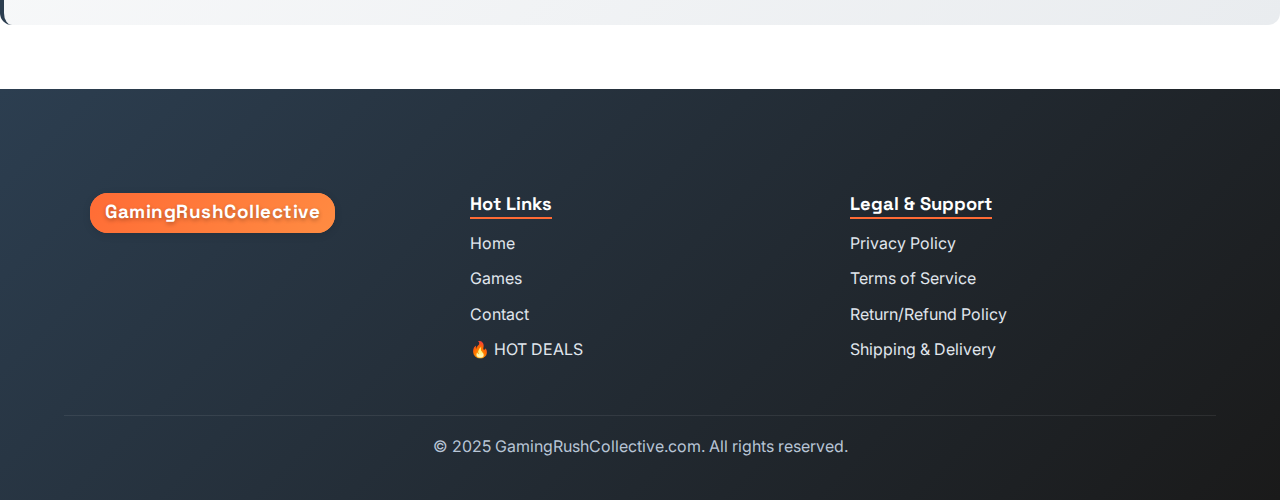
<file: termsOfService.html>
<!DOCTYPE html>
<html lang="en">
  <head>
    <meta charset="UTF-8" />
    <meta name="viewport" content="width=device-width, initial-scale=1.0" />
    <title>Terms of Service - GamingRushCollective.com</title>
    <meta
      name="description"
      content="Read GamingRushCollective.com's terms of service. Understand our policies and user agreements for gaming purchases."
    />
    <link rel="icon" href="assets/images/favicon.png" type="image/x-icon" />
    <link rel="stylesheet" href="assets/styles/core.css" />
    <link rel="stylesheet" href="assets/styles/termsOfService.css" />
    <link rel="preconnect" href="https://fonts.googleapis.com" />
    <link rel="preconnect" href="https://fonts.gstatic.com" crossorigin />
    <link
      href="https://fonts.googleapis.com/css2?family=Inter:wght@300;400;500;600;700&family=Space+Grotesk:wght@400;500;600;700&display=swap"
      rel="stylesheet"
    />
  </head>
  <body>
    <div id="header-container"></div>

    <main class="policy-content">
      <div class="container">
        <nav class="breadcrumb-nav">
          <ol class="breadcrumb-list">
            <li><a href="./">Home</a></li>
            <li aria-current="page">Terms of Service</li>
          </ol>
        </nav>

        <article class="policy-article">
          <header class="policy-header">
            <h1 class="policy-title">Terms of Service</h1>
            <p class="policy-subtitle">Last updated: January 15, 2024</p>
          </header>

          <div class="policy-body">
            <section class="policy-section">
              <h2>Acceptance of Terms</h2>
              <p>
                By using PixelVault, you agree to these terms. If you don't
                agree, please don't use our services.
              </p>
            </section>

            <section class="policy-section">
              <h2>Our Services</h2>
              <p>
                PixelVault provides an online platform for purchasing digital
                and physical video games and gaming accessories.
              </p>
            </section>

            <section class="policy-section">
              <h2>User Accounts</h2>
              <p>
                You must provide accurate information when creating an account.
                You're responsible for keeping your account secure.
              </p>
            </section>

            <section class="policy-section">
              <h2>Purchases and Payment</h2>
              <p>
                All prices are subject to change. We accept various payment
                methods. Orders are processed upon payment confirmation.
              </p>
            </section>

            <section class="policy-section">
              <h2>Digital Content</h2>
              <p>
                Digital games are licensed, not sold. You must comply with
                platform terms (Steam, Xbox, etc.).
              </p>
            </section>

            <section class="policy-section">
              <h2>Returns and Refunds</h2>
              <p>
                Digital products are generally non-refundable once activated.
                Physical products may be returned within 30 days in original
                condition.
              </p>
            </section>

            <section class="policy-section">
              <h2>Prohibited Activities</h2>
              <p>You agree not to:</p>
              <ul>
                <li>Violate any laws or regulations</li>
                <li>Attempt unauthorized access to our systems</li>
                <li>Share account credentials</li>
                <li>Use our services for fraudulent purposes</li>
              </ul>
            </section>

            <section class="policy-section">
              <h2>Intellectual Property</h2>
              <p>
                Our platform content is protected by intellectual property laws.
                You retain ownership of content you submit.
              </p>
            </section>

            <section class="policy-section">
              <h2>Limitation of Liability</h2>
              <p>
                Our liability is limited to the amount you paid for the specific
                product or service.
              </p>
            </section>

            <section class="policy-section">
              <h2>Changes to Terms</h2>
              <p>
                We may modify these terms at any time. Continued use constitutes
                acceptance of changes.
              </p>
            </section>

            <section class="policy-section">
              <h2>Contact Us</h2>
              <p>If you have questions about these Terms, contact us:</p>
              <div class="contact-info">
                <p>
                  <strong>Email:</strong>
                  <a href="mailto:legal@GamingRushCollective.com"
                    >legal@GamingRushCollective.com</a
                  >
                </p>
                <p>
                  <strong>Phone:</strong>
                  <a href="tel:+61 2 8893 8056">+61 2 8893 8056</a>
                </p>
              </div>
            </section>
          </div>
        </article>
      </div>
    </main>

    <div id="footer-container"></div>

    <script type="module" src="assets/js/modules/headerLoader.js"></script>
    <script type="module" src="assets/js/modules/footerLoader.js"></script>
    <script
      type="module"
      src="assets/js/modules/termsOfServiceManager.js"
    ></script>
  </body>
</html>
</file>
<file: assets/styles/core.css>
/* Core Styles - PixelVault Gaming Store */

:root {
  /* Color Palette */
  --primary-orange: #ff6b35;
  --secondary-orange: #ff8c42;
  --accent-coral: #ff5252;
  --warm-yellow: #ffd93d;
  --soft-green: #6bcf7f;
  --neutral-gray: #2c3e50;
  --light-gray: #ecf0f1;
  --white: #ffffff;
  --black: #1a1a1a;

  /* Typography */
  --font-primary: "Inter", -apple-system, BlinkMacSystemFont, sans-serif;
  --font-display: "Space Grotesk", -apple-system, BlinkMacSystemFont, sans-serif;

  /* Spacing */
  --spacing-xs: 0.5rem;
  --spacing-sm: 1rem;
  --spacing-md: 1.5rem;
  --spacing-lg: 2rem;
  --spacing-xl: 3rem;
  --spacing-xxl: 4rem;

  /* Border Radius */
  --radius-sm: 8px;
  --radius-md: 12px;
  --radius-lg: 16px;
  --radius-xl: 24px;

  /* Shadows */
  --shadow-sm: 0 2px 8px rgba(0, 0, 0, 0.1);
  --shadow-md: 0 4px 16px rgba(0, 0, 0, 0.15);
  --shadow-lg: 0 8px 32px rgba(0, 0, 0, 0.2);

  /* Transitions */
  --transition-fast: 0.2s ease;
  --transition-normal: 0.3s ease;
  --transition-slow: 0.5s ease;
}

/* Reset and Base Styles */
* {
  margin: 0;
  padding: 0;
  box-sizing: border-box;
}

html {
  scroll-behavior: smooth;
  font-size: 16px;
}

body {
  font-family: var(--font-primary);
  line-height: 1.6;
  color: var(--neutral-gray);
  background-color: var(--white);
  overflow-x: hidden;
}

/* Typography */
h1,
h2,
h3,
h4,
h5,
h6 {
  font-family: var(--font-display);
  font-weight: 600;
  line-height: 1.2;
  margin-bottom: var(--spacing-sm);
}

h1 {
  font-size: clamp(2rem, 5vw, 4rem);
}
h2 {
  font-size: clamp(1.5rem, 4vw, 2.5rem);
}
h3 {
  font-size: clamp(1.25rem, 3vw, 2rem);
}
h4 {
  font-size: clamp(1.125rem, 2.5vw, 1.5rem);
}

p {
  margin-bottom: var(--spacing-sm);
  font-size: 1rem;
}

/* Links */
a {
  color: var(--primary-orange);
  text-decoration: none;
  transition: var(--transition-fast);
}

a:hover {
  color: var(--secondary-orange);
}

/* Buttons */
.btn {
  display: inline-flex;
  align-items: center;
  gap: var(--spacing-xs);
  padding: var(--spacing-sm) var(--spacing-md);
  border: none;
  border-radius: var(--radius-md);
  font-family: var(--font-primary);
  font-weight: 500;
  font-size: 1rem;
  cursor: pointer;
  transition: var(--transition-normal);
  text-decoration: none;
  position: relative;
  overflow: hidden;
}

.btn-primary {
  background: linear-gradient(
    135deg,
    var(--primary-orange),
    var(--secondary-orange)
  );
  color: var(--white);
  box-shadow: var(--shadow-sm);
}

.btn-primary:hover {
  transform: translateY(-2px);
  box-shadow: var(--shadow-md);
}

.btn-secondary {
  background: transparent;
  color: var(--primary-orange);
  border: 2px solid var(--primary-orange);
}

.btn-secondary:hover {
  background: var(--primary-orange);
  color: var(--white);
}

/* Layout Components */
.section-container {
  max-width: 1200px;
  margin: 0 auto;
  padding: 0 var(--spacing-md);
}

.content-section {
  padding: var(--spacing-xxl) 0;
}

.section-header {
  text-align: center;
  margin-bottom: var(--spacing-xl);
}

.section-title {
  color: var(--black);
  margin-bottom: var(--spacing-sm);
}

.section-subtitle {
  color: var(--neutral-gray);
  font-size: 1.125rem;
  max-width: 600px;
  margin: 0 auto;
  text-align: center;
}

/* Grid Systems */
.grid {
  display: grid;
  gap: var(--spacing-md);
}

.grid-2 {
  grid-template-columns: repeat(auto-fit, minmax(300px, 1fr));
}
.grid-3 {
  grid-template-columns: repeat(auto-fit, minmax(250px, 1fr));
}
.grid-4 {
  grid-template-columns: repeat(auto-fit, minmax(200px, 1fr));
}

/* Utility Classes */
.text-center {
  text-align: center;
}
.text-left {
  text-align: left;
}
.text-right {
  text-align: right;
}

.mb-xs {
  margin-bottom: var(--spacing-xs);
}
.mb-sm {
  margin-bottom: var(--spacing-sm);
}
.mb-md {
  margin-bottom: var(--spacing-md);
}
.mb-lg {
  margin-bottom: var(--spacing-lg);
}
.mb-xl {
  margin-bottom: var(--spacing-xl);
}

.mt-xs {
  margin-top: var(--spacing-xs);
}
.mt-sm {
  margin-top: var(--spacing-sm);
}
.mt-md {
  margin-top: var(--spacing-md);
}
.mt-lg {
  margin-top: var(--spacing-lg);
}
.mt-xl {
  margin-top: var(--spacing-xl);
}

.hidden {
  display: none;
}
.visible {
  display: block;
}

/* Loading States */
.loading {
  opacity: 0.6;
  pointer-events: none;
}

.loading::after {
  content: "";
  position: absolute;
  top: 50%;
  left: 50%;
  width: 20px;
  height: 20px;
  margin: -10px 0 0 -10px;
  border: 2px solid var(--primary-orange);
  border-top-color: transparent;
  border-radius: 50%;
  animation: spin 1s linear infinite;
}

@keyframes spin {
  to {
    transform: rotate(360deg);
  }
}

/* Focus States for Accessibility */
button:focus,
input:focus,
textarea:focus,
select:focus {
  outline: 2px solid var(--primary-orange);
  outline-offset: 2px;
}

/* Skip Link for Accessibility */
.skip-link {
  position: absolute;
  top: -40px;
  left: 6px;
  background: var(--primary-orange);
  color: var(--white);
  padding: 8px;
  text-decoration: none;
  border-radius: var(--radius-sm);
  z-index: 1000;
}

.skip-link:focus {
  top: 6px;
}

/* Responsive Design */
@media (max-width: 360px) {
  .section-container {
    padding: 0 var(--spacing-sm);
  }

  .content-section {
    padding: var(--spacing-lg) 0;
  }

  .grid-2,
  .grid-3,
  .grid-4 {
    grid-template-columns: 1fr;
  }
}

@media (min-width: 768px) {
  .section-container {
    padding: 0 var(--spacing-lg);
  }

  .content-section {
    padding: var(--spacing-xxl) 0;
  }
}

@media (min-width: 1280px) {
  .section-container {
    padding: 0 var(--spacing-xl);
  }

  .content-section {
    padding: calc(var(--spacing-xxl) * 1.5) 0;
  }
}

/* Print Styles */
@media print {
  .btn,
  .hero-actions,
  #header-container,
  #footer-container {
    display: none;
  }

  body {
    font-size: 12pt;
    line-height: 1.4;
  }

  .content-section {
    padding: 1rem 0;
    page-break-inside: avoid;
  }
}
</file>
<file: assets/styles/hero.css>
/* Hero Section Styles - PixelVault */

.hero-section {
  position: relative;
  min-height: 100vh;
  display: flex;
  align-items: center;
  justify-content: center;
  overflow: hidden;
}

/* Hero Background with Collage */
.hero-background {
  position: absolute;
  top: 0;
  left: 0;
  width: 100%;
  height: 100%;
  z-index: -2;
}

.hero-collage {
  position: relative;
  width: 100%;
  height: 100%;
  display: grid;
  grid-template-columns: repeat(10, 1fr);
  grid-template-rows: 1fr;
  gap: 2px;
  z-index: -1;
}

.hero-image {
  width: 100%;
  height: 100%;
  object-fit: cover;
  opacity: 0;
  animation: fadeInScale 1.5s ease forwards;
  transition: transform 0.3s ease;
}

.hero-image:hover {
  transform: scale(1.05);
  z-index: 1;
}

/* Individual image positioning and animations */
.hero-image-1 {
  grid-column: 1 / 2;
  grid-row: 1 / 2;
  animation-delay: 0.1s;
}

.hero-image-2 {
  grid-column: 2 / 3;
  grid-row: 1 / 2;
  animation-delay: 0.2s;
}

.hero-image-3 {
  grid-column: 3 / 4;
  grid-row: 1 / 2;
  animation-delay: 0.3s;
}

.hero-image-4 {
  grid-column: 4 / 5;
  grid-row: 1 / 2;
  animation-delay: 0.4s;
}

.hero-image-5 {
  grid-column: 5 / 6;
  grid-row: 1 / 2;
  animation-delay: 0.5s;
}

.hero-image-6 {
  grid-column: 6 / 7;
  grid-row: 1 / 2;
  animation-delay: 0.6s;
}

.hero-image-7 {
  grid-column: 7 / 8;
  grid-row: 1 / 2;
  animation-delay: 0.7s;
}

.hero-image-8 {
  grid-column: 8 / 9;
  grid-row: 1 / 2;
  animation-delay: 0.8s;
}

.hero-image-9 {
  grid-column: 9 / 10;
  grid-row: 1 / 2;
  animation-delay: 0.9s;
}

.hero-image-10 {
  grid-column: 10 / 11;
  grid-row: 1 / 2;
  animation-delay: 1s;
}

/* Gradient Overlay */
.hero-overlay {
  position: absolute;
  top: 0;
  left: 0;
  width: 100%;
  height: 100%;
  background: linear-gradient(
    180deg,
    rgba(0, 0, 0, 0.8) 0%,
    rgba(0, 0, 0, 0.6) 30%,
    rgba(0, 0, 0, 0.4) 60%,
    rgba(0, 0, 0, 0.2) 100%
  );
  z-index: 0;
}

/* Hero Content */
.hero-content {
  text-align: center;
  color: var(--white);
  max-width: 800px;
  padding: 0 var(--spacing-md);
  z-index: 2;
  opacity: 0;
  transform: translateY(30px);
  animation: slideUpFade 1s ease 0.5s forwards;
}

.hero-title {
  font-size: clamp(2.5rem, 8vw, 5rem);
  font-weight: 700;
  margin-bottom: var(--spacing-lg);
  line-height: 1.1;
}

.hero-title-line {
  display: block;
  opacity: 0;
  transform: translateX(-50px);
  animation: slideInLeft 0.8s ease forwards;
}

.hero-title-line:first-child {
  animation-delay: 1s;
}

.hero-title-line:last-child {
  animation-delay: 1.2s;
}

.hero-description {
  font-size: clamp(1.125rem, 3vw, 1.5rem);
  margin-bottom: var(--spacing-xl);
  opacity: 0;
  transform: translateY(20px);
  animation: slideUpFade 0.8s ease 1.4s forwards;
  max-width: 600px;
  margin-left: auto;
  margin-right: auto;
  line-height: 1.6;
}

/* Hero Actions */
.hero-actions {
  display: flex;
  gap: var(--spacing-md);
  justify-content: center;
  flex-wrap: wrap;
  opacity: 0;
  transform: translateY(20px);
  animation: slideUpFade 0.8s ease 1.6s forwards;
}

.hero-btn {
  position: relative;
  padding: var(--spacing-md) var(--spacing-lg);
  border: none;
  border-radius: var(--radius-lg);
  font-family: var(--font-display);
  font-weight: 600;
  font-size: 1.125rem;
  cursor: pointer;
  transition: all 0.3s ease;
  overflow: hidden;
  text-decoration: none;
  display: inline-flex;
  align-items: center;
  gap: var(--spacing-sm);
}

.hero-btn-primary {
  background: linear-gradient(
    135deg,
    var(--primary-orange),
    var(--secondary-orange)
  );
  color: var(--white);
  box-shadow: var(--shadow-md);
}

.hero-btn-primary::before {
  content: "";
  position: absolute;
  top: 0;
  left: -100%;
  width: 100%;
  height: 100%;
  background: linear-gradient(
    90deg,
    transparent,
    rgba(255, 255, 255, 0.2),
    transparent
  );
  transition: left 0.5s ease;
}

.hero-btn-primary:hover::before {
  left: 100%;
}

.hero-btn-primary:hover {
  transform: translateY(-3px);
  box-shadow: 0 12px 40px rgba(255, 107, 53, 0.4);
}

.hero-btn-secondary {
  background: rgba(255, 255, 255, 0.5);
  color: #000000;
  border: 2px solid rgba(255, 255, 255, 0.7);
  backdrop-filter: blur(10px);
}

.hero-btn-secondary:hover {
  background: rgba(255, 255, 255, 0.6);
  border-color: rgba(255, 255, 255, 0.9);
  transform: translateY(-2px);
}

.btn-text {
  position: relative;
  z-index: 1;
}

.btn-icon {
  font-size: 1.25rem;
  transition: transform 0.3s ease;
}

.hero-btn:hover .btn-icon {
  transform: translateX(4px);
}

.btn-badge {
  background: var(--warm-yellow);
  color: var(--black);
  padding: 2px 8px;
  border-radius: var(--radius-sm);
  font-size: 0.75rem;
  font-weight: 700;
  text-transform: uppercase;
  letter-spacing: 0.5px;
}

/* Animations */
@keyframes fadeInScale {
  from {
    opacity: 0;
    transform: scale(0.8);
  }
  to {
    opacity: 1;
    transform: scale(1);
  }
}

@keyframes slideUpFade {
  from {
    opacity: 0;
    transform: translateY(30px);
  }
  to {
    opacity: 1;
    transform: translateY(0);
  }
}

@keyframes slideInLeft {
  from {
    opacity: 0;
    transform: translateX(-50px);
  }
  to {
    opacity: 1;
    transform: translateX(0);
  }
}

/* Responsive Design */
@media (max-width: 1024px) {
  .hero-collage {
    grid-template-columns: repeat(10, 1fr);
    grid-template-rows: 1fr;
  }
}

@media (max-width: 768px) {
  .hero-section {
    min-height: 80vh;
  }

  .hero-collage {
    grid-template-columns: repeat(10, 1fr);
    grid-template-rows: 1fr;
  }

  .hero-actions {
    flex-direction: column;
    align-items: center;
  }

  .hero-btn {
    width: 100%;
    max-width: 300px;
    justify-content: center;
  }
}

@media (max-width: 480px) {
  .hero-collage {
    grid-template-columns: repeat(10, 1fr);
    grid-template-rows: 1fr;
  }

  .hero-content {
    padding: 0 var(--spacing-sm);
  }

  .hero-title {
    font-size: clamp(2rem, 10vw, 3rem);
  }

  .hero-description {
    font-size: 1rem;
  }

  .hero-btn {
    padding: var(--spacing-sm) var(--spacing-md);
    font-size: 1rem;
  }
}

/* High contrast mode support */
@media (prefers-contrast: high) {
  .hero-overlay {
    background: rgba(0, 0, 0, 0.9);
  }

  .hero-btn {
    border: 2px solid var(--white);
  }
}

/* Reduced motion support */
@media (prefers-reduced-motion: reduce) {
  .hero-image,
  .hero-content,
  .hero-title-line,
  .hero-description,
  .hero-actions {
    animation: none;
    opacity: 1;
    transform: none;
  }

  .hero-btn:hover {
    transform: none;
  }

  .btn-icon {
    transition: none;
  }
}
</file>
<file: assets/styles/sections.css>
/* Sections Styles - PixelVault Gaming Store */

/* ===== HOT DEALS SECTION (FUTURISTIC/NEON) ===== */
.hot-deals-section {
  background: #181a2b;
  background-image: url('data:image/svg+xml;utf8,<svg width="100%" height="100%" xmlns="http://www.w3.org/2000/svg"><defs><linearGradient id="g1" x1="0" y1="0" x2="0" y2="1"><stop stop-color="%23ff6b6b"/><stop offset="1" stop-color="%230f3460"/></linearGradient></defs><g opacity="0.13"> <path d="M60 0 Q80 40 60 80 Q40 120 60 160 Q80 200 60 240" stroke="url(%23g1)" stroke-width="40" fill="none"/> <path d="M180 0 Q200 40 180 80 Q160 120 180 160 Q200 200 180 240" stroke="url(%23g1)" stroke-width="40" fill="none"/> <path d="M300 0 Q320 40 300 80 Q280 120 300 160 Q320 200 300 240" stroke="url(%23g1)" stroke-width="40" fill="none"/> </g></svg>'),
    radial-gradient(
      circle at 20% 80%,
      rgba(255, 0, 0, 0.12) 0%,
      transparent 60%
    ),
    radial-gradient(
      circle at 80% 20%,
      rgba(255, 165, 0, 0.1) 0%,
      transparent 60%
    );
  padding: 100px 0;
  position: relative;
  overflow: hidden;
}

.section-container {
  max-width: 1200px;
  margin: 0 auto;
  padding: 0 20px;
  position: relative;
  z-index: 2;
}

.section-header {
  display: flex;
  justify-content: center;
  align-items: center;
  margin-bottom: 60px;
  flex-wrap: wrap;
  gap: 20px;
}

.header-content {
  width: 100%;
  text-align: center;
}

.section-title {
  font-family: "Space Grotesk", sans-serif;
  font-size: 3rem;
  font-weight: 700;
  margin: 0 0 15px 0;
  background: linear-gradient(90deg, #ff6b6b, #ffa500, #00fff7, #ff4757);
  -webkit-background-clip: text;
  -webkit-text-fill-color: transparent;
  background-clip: text;
  text-shadow: 0 0 40px #ff6b6b, 0 0 80px #00fff7;
  letter-spacing: 2px;
  justify-content: center;
  animation: titleGlow 3s ease-in-out infinite;
}

@keyframes titleGlow {
  0%,
  100% {
    text-shadow: 0 0 40px #ff6b6b, 0 0 80px #00fff7;
  }
  50% {
    text-shadow: 0 0 80px #ff6b6b, 0 0 120px #00fff7;
  }
}

.hot-deals-section .section-subtitle {
  margin: 0 auto;
  max-width: 600px;
}

.section-subtitle {
  font-size: 1.2rem;
  color: #b8c5d6;
  margin: 0;
  font-weight: 400;
  letter-spacing: 1px;
  text-align: center !important;
}

.countdown-timer {
  display: flex;
  align-items: center;
  gap: 18px;
  background: rgba(0, 255, 247, 0.08);
  padding: 20px 36px;
  border-radius: 50px;
  border: 2px solid #00fff7;
  box-shadow: 0 0 24px 2px #00fff733, 0 0 0 2px #ff6b6b22;
  position: relative;
  overflow: hidden;
  border: 2.5px solid #00fff7;
  box-shadow: 0 0 32px #00fff799, 0 0 0 2px #ff6b6b33;
  background: rgba(0, 255, 247, 0.13);
  filter: brightness(1.1);
}
.countdown-timer::before {
  content: "";
  position: absolute;
  top: 0;
  left: -100%;
  width: 100%;
  height: 100%;
  background: linear-gradient(
    90deg,
    transparent,
    #00fff7aa 40%,
    transparent 60%
  );
  animation: timerScan 4s linear infinite;
}
@keyframes timerScan {
  0% {
    left: -100%;
  }
  60% {
    left: 100%;
  }
  100% {
    left: 100%;
  }
}
.timer-label {
  color: #fff;
  font-weight: 700;
  font-size: 1.1rem;
  text-transform: uppercase;
  letter-spacing: 1px;
  text-shadow: 0 0 8px #00fff7;
}
.timer-display {
  display: flex;
  align-items: center;
  gap: 10px;
}
.timer-unit {
  background: linear-gradient(90deg, #ff6b6b, #00fff7);
  color: #fff;
  padding: 14px 22px;
  border-radius: 14px;
  font-weight: 800;
  font-size: 1.4rem;
  min-width: 54px;
  text-align: center;
  box-shadow: 0 0 24px #ff6b6b99, 0 0 32px #00fff799;
  border: 2px solid #ffa500;
  position: relative;
  overflow: hidden;
  letter-spacing: 2px;
  border: 2px solid #00fff7;
  box-shadow: 0 0 16px #00fff7cc, 0 0 0 2px #ff6b6b33;
  background: linear-gradient(90deg, #ff6b6b, #00fff7);
  color: #fff;
  font-weight: 900;
  font-size: 1.2rem;
  letter-spacing: 2px;
}
.timer-separator {
  color: #00fff7;
  font-weight: 900;
  font-size: 1.7rem;
  text-shadow: 0 0 12px #00fff7;
  animation: separatorBlink 1s ease-in-out infinite;
}
@keyframes separatorBlink {
  0%,
  100% {
    opacity: 1;
  }
  50% {
    opacity: 0.5;
  }
}

.hot-deals-grid {
  display: grid;
  grid-template-columns: repeat(auto-fit, minmax(320px, 1fr));
  gap: 36px;
}

.hot-deal-card {
  cursor: pointer;
}

.deal-card {
  background: linear-gradient(135deg, #23243a 60%, #2e2e4d 100%);
  border-radius: 28px;
  padding: 32px 28px 28px 28px;
  position: relative;
  overflow: hidden;
  border: 2.5px solid #00fff7;
  box-shadow: 0 0 16px #00fff755, 0 0 0 1px #ff6b6b22;
  transition: box-shadow 0.3s, border-color 0.3s, transform 0.3s;
  cursor: pointer;
  z-index: 1;
  background-clip: padding-box;
}
.deal-card::after {
  content: "";
  position: absolute;
  inset: 0;
  border-radius: 28px;
  box-shadow: 0 0 32px 4px #00fff755, 0 0 40px 8px #ff6b6b55;
  opacity: 0.08;
  pointer-events: none;
  z-index: 0;
}
.deal-card:hover {
  box-shadow: 0 0 32px 6px #ff6b6b99, 0 0 60px 12px #00fff799;
  border-color: #ff6b6bcc;
  transform: translateY(-8px) scale(1.03);
}
.deal-badge {
  position: absolute;
  top: 22px;
  right: 22px;
  background: linear-gradient(90deg, #ff6b6b, #ffa500, #00fff7);
  color: #fff;
  padding: 8px 20px;
  border-radius: 20px;
  font-size: 1rem;
  font-weight: 800;
  text-transform: uppercase;
  letter-spacing: 1.5px;
  box-shadow: 0 0 16px #ff6b6b99, 0 0 24px #00fff799;
  animation: badgePulse 2s ease-in-out infinite;
  z-index: 2;
}
@keyframes badgePulse {
  0%,
  100% {
    box-shadow: 0 0 16px #ff6b6b99, 0 0 24px #00fff799;
  }
  50% {
    box-shadow: 0 0 32px #ff6b6bcc, 0 0 48px #00fff7cc;
  }
}
.deal-image {
  width: 100%;
  height: 210px;
  border-radius: 18px;
  margin-bottom: 24px;
  box-shadow: 0 0 32px #00fff799, 0 0 0 4px #ff6b6b55;
  border: 2px solid #00fff7;
  background: #181a2b;
  transition: box-shadow 0.3s, border-color 0.3s;
  position: relative;
  overflow: hidden;
}
.deal-image img {
  width: 100%;
  height: 100%;
  object-fit: cover;
  border-radius: 18px;
  display: block;
}
.deal-card:hover .deal-image {
  box-shadow: 0 0 64px #ff6b6bcc, 0 0 0 6px #00fff7cc;
  border-color: #ff6b6b;
}
.deal-title {
  font-size: 1.5rem;
  font-weight: 900;
  color: #fff;
  margin: 0 0 14px 0;
  line-height: 1.2;
  letter-spacing: 1px;
  text-shadow: 0 0 8px #00fff7cc, 0 0 4px #ff6b6b99;
  filter: brightness(1.08);
}
.deal-genre,
.deal-category {
  color: #fafdff;
  font-size: 1.08rem;
  font-weight: 600;
  text-shadow: none;
  letter-spacing: 0.7px;
  margin-bottom: 10px;
}
.deal-price {
  display: flex;
  align-items: center;
  gap: 12px;
  margin-bottom: 18px;
}
.original-price {
  color: #ff6b6b;
  text-decoration: line-through;
  font-size: 1.05rem;
  font-weight: 600;
  opacity: 0.7;
  margin-right: 4px;
}
.final-price,
.discounted-price {
  color: #fff;
  font-size: 1.22rem;
  font-weight: 900;
  text-shadow: 0 0 6px #00fff7aa, 0 0 2px #fff;
  margin-right: 6px;
}
.countdown-timer .deal-badge,
.countdown-timer .discount-percent,
.countdown-timer .deal-label {
  display: none;
}
.deal-rating {
  color: #ffd700;
  text-shadow: 0 0 4px #ffd70099, 0 0 6px #00fff799;
  font-size: 1rem;
  font-weight: 700;
  letter-spacing: 2px;
  margin-bottom: 6px;
  display: flex;
  align-items: center;
  gap: 2px;
}
.deal-rating .star {
  filter: drop-shadow(0 0 2px #ffd70099);
}
.timer-text,
.deal-limited {
  color: #fff;
  font-weight: 700;
  font-size: 1.08rem;
  text-shadow: none;
  margin-top: 6px;
  letter-spacing: 0.5px;
}
.deal-description {
  color: #b8c5d6;
  font-size: 0.98rem;
  margin-bottom: 8px;
  text-shadow: 0 0 2px #00fff755;
  filter: brightness(1.03);
}
.deal-btn,
.deal-actions button {
  width: 100%;
  background: linear-gradient(90deg, #ff6b6b, #00fff7);
  color: #fff;
  border: none;
  padding: 12px 0;
  border-radius: 12px;
  font-weight: 900;
  font-size: 1rem;
  cursor: pointer;
  transition: box-shadow 0.3s, background 0.3s, transform 0.2s;
  box-shadow: 0 0 12px #00fff755, 0 0 0 1px #ff6b6b22;
  text-transform: uppercase;
  letter-spacing: 2px;
  position: relative;
  overflow: hidden;
  margin-top: 10px;
}
.deal-btn::before,
.deal-actions button::before {
  content: "";
  position: absolute;
  top: 0;
  left: -100%;
  width: 100%;
  height: 100%;
  background: linear-gradient(90deg, transparent, #fff8 40%, transparent 60%);
  transition: left 0.6s;
}
.deal-btn:hover::before,
.deal-actions button:hover::before {
  left: 100%;
}
.deal-btn:hover,
.deal-actions button:hover {
  background: linear-gradient(90deg, #00fff7, #ff6b6b);
  box-shadow: 0 0 24px #00fff799, 0 0 0 2px #ff6b6b55;
  transform: translateY(-2px) scale(1.03);
}
.deal-actions {
  display: flex;
  gap: 10px;
  margin-bottom: 10px;
}
.deal-actions button {
  width: auto;
  padding: 10px 18px;
  font-size: 1rem;
  border-radius: 8px;
  background: linear-gradient(90deg, #00fff7, #ff6b6b);
  box-shadow: 0 0 12px #00fff7cc, 0 0 0 2px #ff6b6b33;
  font-weight: 800;
  border: none;
  outline: none;
  text-transform: uppercase;
  letter-spacing: 1px;
  position: relative;
  overflow: hidden;
}
.deal-actions button:hover {
  background: linear-gradient(90deg, #ff6b6b, #00fff7);
  box-shadow: 0 0 24px #ff6b6bcc, 0 0 0 4px #00fff7cc;
  color: #fff;
}

.countdown-timer .deal-badge {
  display: none !important;
}

.deal-actions,
.deal-actions button,
.deal-overlay,
.quick-view-btn,
.add-to-cart-btn {
  display: none !important;
}

/* ===== GAME UNIVERSE EXPLORER ===== */
.universe-section {
  background: linear-gradient(135deg, #0c0c0c 0%, #1a1a2e 50%, #16213e 100%);
  padding: 100px 0;
  position: relative;
  overflow: hidden;
}

.universe-section::before {
  content: "";
  position: absolute;
  top: 0;
  left: 0;
  right: 0;
  bottom: 0;
  background: radial-gradient(
      circle at 30% 20%,
      rgba(138, 43, 226, 0.1) 0%,
      transparent 50%
    ),
    radial-gradient(
      circle at 70% 80%,
      rgba(75, 0, 130, 0.1) 0%,
      transparent 50%
    ),
    url('data:image/svg+xml,<svg xmlns="http://www.w3.org/2000/svg" viewBox="0 0 100 100"><defs><pattern id="stars" width="20" height="20" patternUnits="userSpaceOnUse"><circle cx="10" cy="10" r="0.5" fill="rgba(255,255,255,0.3)"/></pattern></defs><rect width="100" height="100" fill="url(%23stars)"/></svg>');
}

.universe-header {
  text-align: center;
  margin-bottom: 80px;
  position: relative;
  z-index: 2;
}

.universe-title {
  font-family: "Space Grotesk", sans-serif;
  font-size: 3rem;
  font-weight: 700;
  margin: 0 0 20px 0;
  background: linear-gradient(45deg, #8a2be2, #9370db, #ba55d3);
  -webkit-background-clip: text;
  -webkit-text-fill-color: transparent;
  background-clip: text;
  text-shadow: 0 0 40px rgba(138, 43, 226, 0.5);
}

.universe-subtitle {
  font-size: 1.2rem;
  color: #b8c5d6;
  margin: 0;
}

.universe-grid {
  display: grid;
  grid-template-columns: repeat(4, 1fr);
  gap: 40px;
  position: relative;
  z-index: 2;
}

.dimension-card {
  display: flex;
  flex-direction: column;
  justify-content: flex-start;
  background: rgba(255, 255, 255, 0.03);
  border-radius: 25px;
  padding: 40px 30px;
  text-align: center;
  position: relative;
  overflow: hidden;
  backdrop-filter: blur(15px);
  border: 1px solid rgba(138, 43, 226, 0.2);
  transition: all 0.4s ease;
  cursor: pointer;
}

.dimension-card::before {
  content: "";
  position: absolute;
  top: 0;
  left: 0;
  right: 0;
  bottom: 0;
  background: linear-gradient(
    135deg,
    rgba(138, 43, 226, 0.1) 0%,
    transparent 50%
  );
  opacity: 0;
  transition: opacity 0.4s ease;
}

.dimension-card:hover::before {
  opacity: 1;
}

.dimension-card:hover {
  transform: translateY(-10px) scale(1.02);
  border-color: rgba(138, 43, 226, 0.5);
  box-shadow: 0 25px 50px rgba(138, 43, 226, 0.2);
}

.dimension-portal {
  width: 120px;
  height: 120px;
  margin: 0 auto 30px;
  position: relative;
  display: flex;
  align-items: center;
  justify-content: center;
}

.portal-ring {
  width: 100%;
  height: 100%;
  border: 3px solid transparent;
  border-radius: 50%;
  background: linear-gradient(45deg, #8a2be2, #9370db, #ba55d3) border-box;
  -webkit-mask: linear-gradient(#fff 0 0) padding-box, linear-gradient(#fff 0 0);
  -webkit-mask-composite: destination-out;
  mask: linear-gradient(#fff 0 0) padding-box, linear-gradient(#fff 0 0);
  mask-composite: exclude;
  animation: portalRotate 8s linear infinite;
}

.portal-core {
  width: 60px;
  height: 60px;
  background: radial-gradient(circle, #8a2be2, #4b0082);
  border-radius: 50%;
  position: absolute;
  animation: portalPulse 3s ease-in-out infinite;
}

@keyframes portalRotate {
  from {
    transform: rotate(0deg);
  }
  to {
    transform: rotate(360deg);
  }
}

@keyframes portalPulse {
  0%,
  100% {
    transform: scale(1);
    opacity: 0.8;
  }
  50% {
    transform: scale(1.1);
    opacity: 1;
  }
}

.dimension-card h3 {
  font-size: 1.5rem;
  font-weight: 600;
  color: #fff;
  margin: 0 0 15px 0;
}

.dimension-card p {
  color: #b8c5d6;
  margin: 0 0 25px 0;
  line-height: 1.5;
}

.dimension-stats {
  margin-top: auto;
  display: flex;
  justify-content: space-around;
  gap: 20px;
}

.dimension-stats span {
  background: rgba(138, 43, 226, 0.2);
  color: #fff;
  padding: 8px 16px;
  border-radius: 20px;
  font-size: 0.9rem;
  font-weight: 500;
  border: 1px solid rgba(138, 43, 226, 0.3);
}

/* ===== GAMING PULSE ===== */
.pulse-section {
  background: linear-gradient(135deg, #1e1e1e 0%, #2d2d2d 50%, #1a1a1a 100%);
  padding: 100px 0;
  position: relative;
  overflow: hidden;
}

.pulse-section::before {
  content: "";
  position: absolute;
  top: 0;
  left: 0;
  right: 0;
  bottom: 0;
  background: radial-gradient(
      circle at 20% 30%,
      rgba(255, 0, 0, 0.1) 0%,
      transparent 50%
    ),
    radial-gradient(circle at 80% 70%, rgba(0, 255, 0, 0.1) 0%, transparent 50%);
}

.pulse-header {
  text-align: center;
  margin-bottom: 80px;
  position: relative;
  z-index: 2;
}

.pulse-title {
  font-family: "Space Grotesk", sans-serif;
  font-size: 3rem;
  font-weight: 700;
  margin: 0 0 20px 0;
  background: linear-gradient(45deg, #ff0000, #00ff00, #ff6b6b);
  -webkit-background-clip: text;
  -webkit-text-fill-color: transparent;
  background-clip: text;
  text-shadow: 0 0 40px rgba(255, 0, 0, 0.5);
}

.pulse-subtitle {
  font-size: 1.2rem;
  color: #b8c5d6;
  margin: 0;
}

.pulse-grid {
  display: grid;
  grid-template-columns: repeat(auto-fit, minmax(350px, 1fr));
  gap: 30px;
  position: relative;
  z-index: 2;
}

.pulse-card {
  background: rgba(255, 255, 255, 0.05);
  border-radius: 20px;
  padding: 30px;
  position: relative;
  overflow: hidden;
  backdrop-filter: blur(15px);
  border: 1px solid rgba(255, 255, 255, 0.1);
  transition: all 0.3s ease;
}

.pulse-card.trending {
  border-color: rgba(255, 0, 0, 0.3);
}

.pulse-card.emerging {
  border-color: rgba(0, 255, 0, 0.3);
}

.pulse-card.classic {
  border-color: rgba(255, 215, 0, 0.3);
}

.pulse-card:hover {
  transform: translateY(-5px);
  box-shadow: 0 20px 40px rgba(0, 0, 0, 0.3);
}

.pulse-indicator {
  width: 12px;
  height: 12px;
  border-radius: 50%;
  position: absolute;
  top: 20px;
  right: 20px;
  animation: pulseBeat 2s ease-in-out infinite;
}

.pulse-card.trending .pulse-indicator {
  background: #ff0000;
  box-shadow: 0 0 20px rgba(255, 0, 0, 0.5);
}

.pulse-card.emerging .pulse-indicator {
  background: #00ff00;
  box-shadow: 0 0 20px rgba(0, 255, 0, 0.5);
}

.pulse-card.classic .pulse-indicator {
  background: #ffd700;
  box-shadow: 0 0 20px rgba(255, 215, 0, 0.5);
}

@keyframes pulseBeat {
  0%,
  100% {
    transform: scale(1);
    opacity: 1;
  }
  50% {
    transform: scale(1.2);
    opacity: 0.7;
  }
}

.pulse-content h3 {
  font-size: 1.3rem;
  font-weight: 600;
  color: #fff;
  margin: 0 0 25px 0;
}

.pulse-games {
  display: flex;
  flex-direction: column;
  gap: 15px;
}

.pulse-game {
  display: flex;
  align-items: center;
  justify-content: space-between;
  padding: 12px 0;
  border-bottom: 1px solid rgba(255, 255, 255, 0.1);
}

.pulse-game:last-child {
  border-bottom: none;
}

.game-rank {
  background: linear-gradient(45deg, #ff6b6b, #ff4757);
  color: white;
  padding: 4px 8px;
  border-radius: 6px;
  font-size: 0.8rem;
  font-weight: 600;
  min-width: 30px;
  text-align: center;
}

.game-name {
  color: #fff;
  font-weight: 500;
  flex: 1;
  margin: 0 15px;
}

.pulse-rate {
  color: #4ade80;
  font-weight: 600;
  font-size: 0.9rem;
}

/* ===== DIGITAL ARSENAL ===== */
.arsenal-section {
  background: linear-gradient(135deg, #2c1810 0%, #4a2c1a 50%, #6b4423 100%);
  padding: 100px 0;
  position: relative;
  overflow: hidden;
}

.arsenal-section::before {
  content: "";
  position: absolute;
  top: 0;
  left: 0;
  right: 0;
  bottom: 0;
  background: radial-gradient(
      circle at 40% 60%,
      rgba(255, 165, 0, 0.1) 0%,
      transparent 50%
    ),
    url('data:image/svg+xml,<svg xmlns="http://www.w3.org/2000/svg" viewBox="0 0 100 100"><defs><pattern id="swords" width="40" height="40" patternUnits="userSpaceOnUse"><path d="M20 0 L20 40 M0 20 L40 20" stroke="rgba(255,165,0,0.1)" stroke-width="1"/></pattern></defs><rect width="100" height="100" fill="url(%23swords)"/></svg>');
}

.arsenal-header {
  text-align: center;
  margin-bottom: 80px;
  position: relative;
  z-index: 2;
}

.arsenal-title {
  font-family: "Space Grotesk", sans-serif;
  font-size: 3rem;
  font-weight: 700;
  margin: 0 0 20px 0;
  background: linear-gradient(45deg, #ffa500, #ff8c00, #ff6347);
  -webkit-background-clip: text;
  -webkit-text-fill-color: transparent;
  background-clip: text;
  text-shadow: 0 0 40px rgba(255, 165, 0, 0.5);
}

.arsenal-subtitle {
  font-size: 1.2rem;
  color: #d4af37;
  margin: 0;
}

.arsenal-showcase {
  display: grid;
  grid-template-columns: repeat(auto-fit, minmax(250px, 1fr));
  gap: 30px;
  position: relative;
  z-index: 2;
}

.arsenal-category {
  display: flex;
  flex-direction: column;
  justify-content: flex-start;
  background: rgba(255, 255, 255, 0.05);
  border-radius: 20px;
  padding: 40px 30px;
  text-align: center;
  position: relative;
  overflow: hidden;
  backdrop-filter: blur(15px);
  border: 2px solid rgba(255, 165, 0, 0.2);
  transition: all 0.3s ease;
}

.arsenal-category::before {
  content: "";
  position: absolute;
  top: 0;
  left: 0;
  right: 0;
  height: 4px;
  background: linear-gradient(90deg, #ffa500, #ff8c00, #ff6347);
  transform: scaleX(0);
  transition: transform 0.3s ease;
}

.arsenal-category:hover::before {
  transform: scaleX(1);
}

.arsenal-category:hover {
  transform: translateY(-8px);
  border-color: rgba(255, 165, 0, 0.5);
  box-shadow: 0 20px 40px rgba(255, 165, 0, 0.2);
}

.category-icon {
  font-size: 3rem;
  margin-bottom: 20px;
  display: block;
}

.arsenal-category h3 {
  font-size: 1.4rem;
  font-weight: 600;
  color: #fff;
  margin: 0 0 15px 0;
}

.arsenal-category p {
  color: #d4af37;
  margin: 0 0 25px 0;
  line-height: 1.5;
}

.arsenal-count {
  margin-top: auto;
  background: linear-gradient(45deg, #ffa500, #ff8c00);
  color: white;
  padding: 10px 20px;
  border-radius: 25px;
  font-weight: 600;
  font-size: 1.1rem;
  display: inline-block;
}

/* ===== NEURAL NETWORK ===== */
.neural-section {
  background: linear-gradient(135deg, #0a0a0a 0%, #1a1a2e 50%, #16213e 100%);
  padding: 100px 0;
  position: relative;
  overflow: hidden;
}

.neural-section::before {
  content: "";
  position: absolute;
  top: 0;
  left: 0;
  right: 0;
  bottom: 0;
  background: radial-gradient(
      circle at 30% 40%,
      rgba(0, 255, 255, 0.1) 0%,
      transparent 50%
    ),
    radial-gradient(
      circle at 70% 60%,
      rgba(138, 43, 226, 0.1) 0%,
      transparent 50%
    ),
    url('data:image/svg+xml,<svg xmlns="http://www.w3.org/2000/svg" viewBox="0 0 100 100"><defs><pattern id="circuit" width="20" height="20" patternUnits="userSpaceOnUse"><path d="M0 10 L20 10 M10 0 L10 20" stroke="rgba(0,255,255,0.1)" stroke-width="0.5"/></pattern></defs><rect width="100" height="100" fill="url(%23circuit)"/></svg>');
}

.neural-header {
  text-align: center;
  margin-bottom: 80px;
  position: relative;
  z-index: 2;
}

.neural-title {
  font-family: "Space Grotesk", sans-serif;
  font-size: 3rem;
  font-weight: 700;
  margin: 0 0 20px 0;
  background: linear-gradient(45deg, #00ffff, #0080ff, #8000ff);
  -webkit-background-clip: text;
  -webkit-text-fill-color: transparent;
  background-clip: text;
  text-shadow: 0 0 40px rgba(0, 255, 255, 0.5);
}

.neural-subtitle {
  font-size: 1.2rem;
  color: #b8c5d6;
  margin: 0;
}

.neural-interface {
  display: flex;
  flex-direction: column;
  align-items: center;
  gap: 60px;
  position: relative;
  z-index: 2;
}

.neural-node {
  width: 200px;
  height: 200px;
  border-radius: 50%;
  background: radial-gradient(
    circle,
    rgba(0, 255, 255, 0.2),
    rgba(138, 43, 226, 0.2)
  );
  border: 3px solid rgba(0, 255, 255, 0.5);
  display: flex;
  align-items: center;
  justify-content: center;
  position: relative;
  cursor: pointer;
  transition: all 0.3s ease;
}

.neural-node:hover {
  transform: scale(1.1);
  border-color: rgba(0, 255, 255, 0.8);
  box-shadow: 0 0 50px rgba(0, 255, 255, 0.3);
}

.node-pulse {
  position: absolute;
  width: 100%;
  height: 100%;
  border-radius: 50%;
  border: 2px solid rgba(0, 255, 255, 0.3);
  animation: nodePulse 3s ease-in-out infinite;
}

@keyframes nodePulse {
  0% {
    transform: scale(1);
    opacity: 1;
  }
  100% {
    transform: scale(1.5);
    opacity: 0;
  }
}

.neural-node span {
  color: #fff;
  font-weight: 600;
  font-size: 1.1rem;
  text-align: center;
  z-index: 2;
}

.neural-connections {
  display: flex;
  gap: 40px;
  position: relative;
}

.connection-line {
  width: 100px;
  height: 2px;
  background: linear-gradient(
    90deg,
    rgba(0, 255, 255, 0.5),
    rgba(138, 43, 226, 0.5)
  );
  position: relative;
  animation: connectionFlow 2s ease-in-out infinite;
}

.connection-line::before {
  content: "";
  position: absolute;
  top: 0;
  left: 0;
  width: 20px;
  height: 100%;
  background: linear-gradient(
    90deg,
    transparent,
    rgba(0, 255, 255, 0.8),
    transparent
  );
  animation: dataFlow 2s ease-in-out infinite;
}

@keyframes connectionFlow {
  0%,
  100% {
    opacity: 0.5;
  }
  50% {
    opacity: 1;
  }
}

@keyframes dataFlow {
  0% {
    transform: translateX(-100px);
  }
  100% {
    transform: translateX(100px);
  }
}

.neural-recommendations {
  display: grid;
  grid-template-columns: repeat(3, 1fr);
  gap: 30px;
  width: 100%;
  max-width: 1200px;
}

.recommendation-card {
  background: rgba(255, 255, 255, 0.05);
  border-radius: 15px;
  padding: 25px;
  text-align: center;
  position: relative;
  overflow: hidden;
  backdrop-filter: blur(15px);
  border: 1px solid rgba(0, 255, 255, 0.2);
  transition: all 0.3s ease;
}

.recommendation-card:hover {
  transform: translateY(-5px);
  border-color: rgba(0, 255, 255, 0.5);
  box-shadow: 0 15px 30px rgba(0, 255, 255, 0.2);
}

.rec-score {
  font-size: 2rem;
  font-weight: 700;
  color: #00ffff;
  margin-bottom: 15px;
  text-shadow: 0 0 20px rgba(0, 255, 255, 0.5);
}

.recommendation-card h4 {
  font-size: 1.2rem;
  font-weight: 600;
  color: #fff;
  margin: 0 0 10px 0;
}

.recommendation-card p {
  color: #b8c5d6;
  margin: 0;
  font-size: 0.9rem;
}

/* ===== TESTIMONIALS SECTION ===== */
.testimonials-section {
  background: linear-gradient(135deg, #0a0a0a 0%, #1a1a2e 50%, #16213e 100%);
  padding: 100px 0;
  position: relative;
  overflow: hidden;
}

.testimonials-section::before {
  content: "";
  position: absolute;
  top: 0;
  left: 0;
  right: 0;
  bottom: 0;
  background: radial-gradient(
      circle at 25% 25%,
      rgba(0, 255, 255, 0.1) 0%,
      transparent 50%
    ),
    radial-gradient(
      circle at 75% 75%,
      rgba(138, 43, 226, 0.1) 0%,
      transparent 50%
    ),
    url('data:image/svg+xml,<svg xmlns="http://www.w3.org/2000/svg" viewBox="0 0 100 100"><defs><pattern id="matrix" width="20" height="20" patternUnits="userSpaceOnUse"><circle cx="10" cy="10" r="1" fill="rgba(0,255,255,0.2)"/></pattern></defs><rect width="100" height="100" fill="url(%23matrix)"/></svg>');
}

.testimonials-header {
  text-align: center;
  margin-bottom: 80px;
  position: relative;
  z-index: 2;
}

.testimonials-title {
  font-family: "Space Grotesk", sans-serif;
  font-size: 3rem;
  font-weight: 700;
  margin: 0 0 20px 0;
  background: linear-gradient(45deg, #00ffff, #0080ff, #8000ff);
  -webkit-background-clip: text;
  -webkit-text-fill-color: transparent;
  background-clip: text;
  text-shadow: 0 0 40px rgba(0, 255, 255, 0.5);
  animation: matrixGlow 4s ease-in-out infinite;
}

@keyframes matrixGlow {
  0%,
  100% {
    text-shadow: 0 0 40px rgba(0, 255, 255, 0.5);
  }
  50% {
    text-shadow: 0 0 60px rgba(0, 255, 255, 0.8);
  }
}

.testimonials-subtitle {
  font-size: 1.2rem;
  color: #b8c5d6;
  margin: 0;
}

.matrix-grid {
  display: grid;
  grid-template-columns: repeat(4, 1fr);
  gap: 30px;
  position: relative;
  z-index: 2;
}

.matrix-node {
  background: rgba(255, 255, 255, 0.03);
  border-radius: 20px;
  padding: 30px;
  position: relative;
  overflow: hidden;
  backdrop-filter: blur(15px);
  border: 2px solid rgba(0, 255, 255, 0.2);
  transition: all 0.4s ease;
  cursor: pointer;
}

.matrix-node::before {
  content: "";
  position: absolute;
  top: 0;
  left: 0;
  right: 0;
  bottom: 0;
  background: radial-gradient(
    circle at 50% 50%,
    rgba(0, 255, 255, 0.1) 0%,
    transparent 70%
  );
  opacity: 0;
  transition: opacity 0.4s ease;
}

.matrix-node:hover::before {
  opacity: 1;
}

.matrix-node:hover {
  transform: translateY(-8px) scale(1.02);
  border-color: rgba(0, 255, 255, 0.5);
  box-shadow: 0 25px 50px rgba(0, 255, 255, 0.2);
}

.node-avatar {
  width: 80px;
  height: 80px;
  border-radius: 50%;
  background: linear-gradient(45deg, #00ffff, #0080ff);
  display: flex;
  align-items: center;
  justify-content: center;
  margin-bottom: 20px;
  position: relative;
  overflow: hidden;
}

.avatar-pulse {
  position: absolute;
  width: 100%;
  height: 100%;
  border-radius: 50%;
  border: 2px solid rgba(0, 255, 255, 0.5);
  animation: avatarPulse 3s ease-in-out infinite;
}

@keyframes avatarPulse {
  0% {
    transform: scale(1);
    opacity: 1;
  }
  100% {
    transform: scale(1.3);
    opacity: 0;
  }
}

.node-avatar span {
  color: white;
  font-size: 2rem;
  font-weight: 700;
  z-index: 2;
}

.node-content h4 {
  font-size: 1.3rem;
  font-weight: 600;
  color: #fff;
  margin: 0 0 15px 0;
}

.node-content p {
  color: #b8c5d6;
  margin: 0 0 20px 0;
  line-height: 1.6;
  font-style: italic;
}

.rating-stars {
  color: #ffd700;
  font-size: 1.2rem;
  letter-spacing: 2px;
  animation: starTwinkle 2s ease-in-out infinite;
}

@keyframes starTwinkle {
  0%,
  100% {
    opacity: 1;
  }
  50% {
    opacity: 0.7;
  }
}

/* ===== RESPONSIVE DESIGN ===== */
@media (max-width: 1200px) {
  .universe-grid {
    grid-template-columns: repeat(2, 1fr);
  }

  .neural-recommendations {
    grid-template-columns: repeat(2, 1fr);
  }

  .matrix-grid {
    grid-template-columns: repeat(2, 1fr);
  }
}

@media (max-width: 768px) {
  .section-header {
    flex-direction: column;
    text-align: center;
  }

  .section-title,
  .universe-title,
  .pulse-title,
  .arsenal-title,
  .neural-title,
  .testimonials-title {
    font-size: 2rem;
  }

  .countdown-timer {
    flex-direction: column;
    gap: 10px;
  }

  .hot-deals-grid,
  .universe-grid,
  .pulse-grid,
  .arsenal-showcase,
  .neural-recommendations,
  .matrix-grid {
    grid-template-columns: 1fr;
  }

  .neural-connections {
    flex-direction: column;
    gap: 20px;
  }

  .connection-line {
    width: 2px;
    height: 40px;
  }
}

@media (max-width: 900px) {
  .hot-deals-grid {
    grid-template-columns: 1fr;
  }
  .countdown-timer {
    flex-direction: column;
    align-items: flex-start;
    gap: 6px;
    padding: 10px 10px;
  }
}
</file>
<file: assets/styles/header.css>
/* Header Styles - PixelVault */

.site-header {
  position: fixed;
  top: 0;
  left: 0;
  right: 0;
  background: rgba(255, 255, 255, 0.95);
  backdrop-filter: blur(20px);
  border-bottom: 1px solid rgba(0, 0, 0, 0.1);
  z-index: 1000;
  transition: all 0.3s ease;
}

.header-container {
  max-width: 1200px;
  margin: 0 auto;
  padding: 12px var(--spacing-md);
  display: flex;
  align-items: center;
  justify-content: space-between;
}

/* Logo */
.logo-link {
  display: flex;
  align-items: center;
  text-decoration: none;
  transition: var(--transition-normal);
  height: 40px;
}

.logo-gradient {
  background: linear-gradient(
    135deg,
    var(--primary-orange),
    var(--secondary-orange),
    var(--accent-coral)
  );
  background-size: 200% 200%;
  border-radius: var(--radius-lg);
  position: relative;
  overflow: hidden;
  transition: all 0.3s ease;
  box-shadow: var(--shadow-sm);
  display: flex;
  align-items: center;
  min-height: 36px;
  line-height: 1;
}

.logo-gradient::before {
  content: "";
  position: absolute;
  top: 0;
  left: 0;
  right: 0;
  bottom: 0;
  background: linear-gradient(
    135deg,
    var(--primary-orange),
    var(--secondary-orange),
    var(--accent-coral)
  );
  background-size: 200% 200%;
  animation: gradientShift 3s ease infinite;
  z-index: 1;
}

.logo-text {
  position: relative;
  z-index: 2;
  color: var(--white);
  font-family: var(--font-display);
  font-weight: 700;
  font-size: 1.1rem;
  letter-spacing: 0.5px;
  text-shadow: 0 2px 4px rgba(0, 0, 0, 0.3);
  white-space: nowrap;
}

.logo-link:hover .logo-gradient {
  transform: scale(1.05);
  box-shadow: var(--shadow-md);
}

@keyframes gradientShift {
  0% {
    background-position: 0% 50%;
  }
  50% {
    background-position: 100% 50%;
  }
  100% {
    background-position: 0% 50%;
  }
}

/* Main Navigation */
.main-navigation {
  display: flex;
  align-items: center;
}

.nav-list {
  display: flex;
  list-style: none;
  gap: var(--spacing-lg);
  margin: 0;
  padding: 0;
}

.nav-item {
  position: relative;
}

.nav-link {
  color: var(--neutral-gray);
  text-decoration: none;
  font-weight: 500;
  font-size: 1rem;
  padding: var(--spacing-sm) var(--spacing-md);
  border-radius: var(--radius-md);
  transition: all 0.3s ease;
  position: relative;
  overflow: hidden;
}

.nav-link::before {
  content: "";
  position: absolute;
  bottom: 0;
  left: 50%;
  width: 0;
  height: 2px;
  background: var(--primary-orange);
  transition: all 0.3s ease;
  transform: translateX(-50%);
}

.nav-link:hover::before {
  width: 100%;
}

.nav-link:hover {
  color: var(--primary-orange);
  background: rgba(255, 107, 53, 0.1);
}

/* Header Right */
.header-right {
  display: flex;
  align-items: center;
  gap: var(--spacing-md);
}

/* Cart */
.cart-container {
  position: relative;
}

.cart-button {
  background: transparent;
  border: none;
  padding: var(--spacing-sm);
  border-radius: var(--radius-md);
  cursor: pointer;
  transition: all 0.3s ease;
  position: relative;
  display: flex;
  align-items: center;
  justify-content: center;
}

.cart-button:hover {
  background: rgba(255, 107, 53, 0.1);
  transform: translateY(-2px);
}

.cart-icon {
  width: 28px;
  height: 28px;
  display: block;
  object-fit: contain;
  margin: 0;
  padding: 0;
}

.cart-button:hover .cart-icon {
  color: var(--primary-orange);
}

.cart-count {
  position: absolute;
  top: 2px;
  right: 2px;
  background: var(--primary-orange);
  color: var(--white);
  font-size: 0.75rem;
  font-weight: 700;
  min-width: 18px;
  height: 18px;
  line-height: 18px;
  border-radius: 50%;
  display: flex;
  align-items: center;
  justify-content: center;
  box-shadow: 0 1px 4px rgba(0, 0, 0, 0.1);
  z-index: 2;
  padding: 0 3px;
  transition: all 0.2s;
}

.cart-count.updated {
  animation: cartBounce 0.6s ease;
}

@keyframes cartBounce {
  0%,
  100% {
    transform: scale(1);
  }
  50% {
    transform: scale(1.3);
  }
}

/* Mobile Menu Toggle */
.mobile-menu-toggle {
  display: none;
  background: transparent;
  border: none;
  cursor: pointer;
  padding: 4px;
  transition: all 0.2s ease;
  border-radius: 12px;
  box-sizing: border-box;
}

.menu-icon {
  width: 24px;
  height: 24px;
  transition: all 0.2s ease;
  display: block;
}

.mobile-menu-toggle:hover,
.mobile-menu-toggle.active {
  background: rgba(255, 107, 53, 0.08);
  border: 1.5px solid rgba(255, 107, 53, 0.28);
  transform: translateY(-1px);
}

/* Mobile Menu */
.mobile-menu {
  position: fixed;
  top: 80px;
  left: 0;
  right: 0;
  height: calc(100vh - 80px);
  background: rgba(255, 255, 255, 0.98);
  backdrop-filter: blur(20px);
  border-bottom: 1px solid rgba(0, 0, 0, 0.1);
  transform: translateY(-100%);
  opacity: 0;
  visibility: hidden;
  transition: all 0.3s ease;
  z-index: 999;
  overflow-y: auto;
}

.mobile-menu.active {
  transform: translateY(0);
  opacity: 1;
  visibility: visible;
}

.mobile-navigation {
  padding: var(--spacing-lg) var(--spacing-md);
}

.mobile-nav-list {
  list-style: none;
  margin: 0;
  padding: 0;
  display: flex;
  flex-direction: column;
  gap: var(--spacing-sm);
}

.mobile-nav-item {
  opacity: 0;
  transform: translateX(-20px);
  transition: all 0.3s ease;
}

.mobile-nav-item.slide-in {
  opacity: 1;
  transform: translateX(0);
}

.mobile-nav-item:last-child {
  margin-bottom: 0;
}

.mobile-nav-link {
  display: block;
  color: var(--neutral-gray);
  text-decoration: none;
  font-weight: 500;
  font-size: 1.125rem;
  padding: var(--spacing-md);
  border-radius: var(--radius-md);
  transition: all 0.3s ease;
}

.mobile-nav-link:hover {
  color: var(--primary-orange);
  background: rgba(255, 107, 53, 0.1);
}

/* Scrolled Header */
.site-header.scrolled {
  background: rgba(255, 255, 255, 0.98);
  box-shadow: var(--shadow-md);
}

/* Responsive Design */
@media (max-width: 1280px) {
  .main-navigation {
    display: none;
  }

  .mobile-menu-toggle {
    display: flex;
  }

  .header-container {
    padding: 12px var(--spacing-sm);
  }

  .logo-text {
    font-size: 1rem;
  }

  .mobile-menu {
    top: 80px;
  }
}

@media (max-width: 768px) {
  .logo-gradient {
    padding: 4px 10px;
    min-height: 28px;
  }

  .logo-text {
    font-size: 0.82rem;
  }

  .mobile-menu {
    top: 70px;
    height: calc(100vh - 70px);
  }

  .cart-button {
    padding: 8px;
  }

  .cart-icon {
    width: 22px;
    height: 22px;
  }

  .cart-count {
    min-width: 15px;
    height: 15px;
    line-height: 15px;
    font-size: 0.68rem;
    top: 0px;
    right: 0px;
    padding: 0 2px;
  }
}

@media (max-width: 480px) {
  .header-container {
    padding: 12px var(--spacing-xs);
  }
  .site-header {
    padding-top: 0;
    padding-bottom: 0;
  }
  .logo-gradient {
    padding: 2px 6px;
    min-height: 22px;
  }
  .logo-text {
    font-size: 0.7rem;
  }
  .mobile-menu {
    padding: var(--spacing-md) var(--spacing-sm);
  }

  .cart-button {
    padding: 6px;
  }

  .cart-icon {
    width: 18px;
    height: 18px;
  }

  .cart-count {
    min-width: 12px;
    height: 12px;
    line-height: 12px;
    font-size: 0.6rem;
    top: -2px;
    right: -2px;
    padding: 0 1px;
  }
}

/* Accessibility */
@media (prefers-contrast: high) {
  .site-header {
    background: var(--white);
    border-bottom: 2px solid var(--black);
  }

  .nav-link {
    color: var(--black);
  }

  .nav-link:hover {
    background: var(--primary-orange);
    color: var(--white);
  }
}

@media (prefers-reduced-motion: reduce) {
  .site-header,
  .logo-gradient,
  .nav-link,
  .cart-button,
  .mobile-menu {
    transition: none;
  }

  .cart-count.updated {
    animation: none;
  }

  .logo-link:hover .logo-gradient,
  .cart-button:hover {
    transform: none;
  }
}
</file>
<file: assets/styles/footer.css>
/* Footer Styles - PixelVault */

.site-footer {
  background: linear-gradient(135deg, var(--neutral-gray), var(--black));
  color: var(--white);
  padding: var(--spacing-xxl) 0 var(--spacing-lg);
  margin-top: var(--spacing-xxl);
}

.footer-container {
  max-width: 1200px;
  margin: 0 auto;
  padding: 0 var(--spacing-md);
}

.footer-content {
  display: flex;
  justify-content: space-between;
  align-items: flex-start;
  gap: 40px;
  max-width: 1100px;
  margin: 0 auto;
  padding: 40px 0 24px 0;
}

/* Footer Brand Section */
.footer-brand {
  flex: 1 1 0;
  display: flex;
  align-items: flex-start;
  justify-content: flex-start;
}

.logo-gradient {
  height: 40px;
  border-radius: 18px;
  display: flex;
  align-items: center;
  justify-content: center;
  margin-bottom: 0;
  padding: 0 15px;
}

.logo-text {
  font-size: 1.18rem;
  font-weight: 700;
  letter-spacing: 0.5px;
  white-space: nowrap;
}

.footer-description {
  color: rgba(255, 255, 255, 0.8);
  line-height: 1.6;
  margin-bottom: var(--spacing-lg);
  font-size: 1rem;
}

.social-links {
  display: flex;
  gap: var(--spacing-md);
}

.social-link {
  display: flex;
  align-items: center;
  justify-content: center;
  width: 45px;
  height: 45px;
  background: rgba(255, 255, 255, 0.1);
  border-radius: var(--radius-md);
  color: var(--white);
  transition: all 0.3s ease;
  position: relative;
  overflow: hidden;
}

.social-link::before {
  content: "";
  position: absolute;
  top: 0;
  left: -100%;
  width: 100%;
  height: 100%;
  background: linear-gradient(
    90deg,
    transparent,
    rgba(255, 255, 255, 0.2),
    transparent
  );
  transition: left 0.5s ease;
}

.social-link:hover::before {
  left: 100%;
}

.social-link:hover {
  background: var(--primary-orange);
  transform: translateY(-3px);
  box-shadow: 0 8px 25px rgba(255, 107, 53, 0.3);
}

/* Footer Sections */
.footer-section {
  flex: 1 1 0;
  min-width: 180px;
  display: flex;
  flex-direction: column;
  align-items: flex-start;
}

.footer-title {
  font-size: 1.15rem;
  font-weight: 700;
  margin-bottom: 12px;
  color: #fff;
  border-bottom: 2px solid var(--primary-orange, #ff6b35);
  padding-bottom: 2px;
}

.footer-links {
  list-style: none;
  padding: 0;
  margin: 0;
}

.footer-link {
  color: #e0e6ed;
  text-decoration: none;
  font-size: 1rem;
  margin-bottom: 10px;
  display: block;
  transition: color 0.2s;
}

.footer-link:hover {
  color: var(--primary-orange, #ff6b35);
}

/* Footer Bottom */
.footer-bottom {
  border-top: 1px solid rgba(255, 255, 255, 0.08);
  margin-top: 18px;
  padding: 18px 0 8px 0;
  text-align: center;
}

.copyright {
  color: #b8c5d6;
  font-size: 1rem;
  margin: 0;
}

.separator {
  margin: 0 var(--spacing-sm);
  color: rgba(255, 255, 255, 0.3);
}

.location {
  color: var(--primary-orange);
  font-weight: 500;
}

.footer-payment {
  display: flex;
  align-items: center;
  gap: var(--spacing-sm);
}

.payment-label {
  color: rgba(255, 255, 255, 0.7);
  font-size: 0.9rem;
}

.payment-methods {
  display: flex;
  gap: var(--spacing-xs);
}

.payment-icon {
  color: rgba(255, 255, 255, 0.5);
  transition: color 0.3s ease;
}

.payment-icon:hover {
  color: var(--white);
}

/* Responsive Design */
@media (max-width: 900px) {
  .footer-content {
    flex-direction: column;
    align-items: center;
    gap: 24px;
    padding: 32px 0 16px 0;
  }
  .footer-section,
  .footer-section.footer-brand {
    align-items: center;
    justify-content: center;
    min-width: 0;
  }
  .logo-gradient {
    margin-bottom: 12px;
    height: 40px;
  }
}

@media (max-width: 768px) {
  .footer-content {
    grid-template-columns: 1fr;
    gap: var(--spacing-lg);
  }

  .footer-bottom {
    flex-direction: column;
    text-align: center;
    gap: var(--spacing-md);
  }

  .footer-payment {
    justify-content: center;
  }

  .social-links {
    justify-content: center;
  }
}

@media (max-width: 480px) {
  .site-footer {
    padding: var(--spacing-lg) 0 var(--spacing-md);
  }

  .footer-container {
    padding: 0 var(--spacing-sm);
  }

  .footer-content {
    gap: var(--spacing-md);
    margin-bottom: var(--spacing-lg);
  }

  .footer-logo {
    height: 40px;
  }

  .footer-description {
    font-size: 0.9rem;
  }

  .social-link {
    width: 40px;
    height: 40px;
  }

  .footer-title {
    font-size: 1.125rem;
  }

  .footer-link {
    font-size: 0.9rem;
  }

  .copyright {
    font-size: 0.8rem;
  }

  .payment-label {
    font-size: 0.8rem;
  }
}

/* High contrast mode */
@media (prefers-contrast: high) {
  .site-footer {
    background: var(--black);
    border-top: 2px solid var(--primary-orange);
  }

  .footer-link {
    border-bottom: 1px solid transparent;
  }

  .footer-link:hover {
    border-bottom-color: var(--primary-orange);
  }
}

/* Reduced motion */
@media (prefers-reduced-motion: reduce) {
  .social-link,
  .footer-link {
    transition: none;
  }

  .social-link:hover {
    transform: none;
  }

  .footer-link:hover {
    padding-left: 0;
  }

  .footer-link::before {
    transition: none;
  }
}

/* Dark mode support */
@media (prefers-color-scheme: dark) {
  .site-footer {
    background: linear-gradient(135deg, #1a1a1a, #000000);
  }
}
</file>
<file: assets/styles/contactUs.css>
/* Contact Us Styles - PixelVault */

.contact-main {
  padding-top: 80px;
  min-height: 100vh;
  background: linear-gradient(135deg, #f8f9fa 0%, #e9ecef 100%);
}

.contact-container {
  max-width: 1200px;
  margin: 0 auto;
  padding: var(--spacing-xl) var(--spacing-md);
}

/* Contact Header */
.contact-header {
  text-align: center;
  margin-bottom: var(--spacing-xl);
}

.contact-title {
  font-size: clamp(2rem, 5vw, 3rem);
  font-weight: 700;
  color: var(--black);
  margin-bottom: var(--spacing-sm);
}

.contact-subtitle {
  font-size: 1.125rem;
  color: var(--neutral-gray);
}

/* Contact Content */
.contact-content {
  display: grid;
  grid-template-columns: 1fr 1fr;
  gap: var(--spacing-xl);
  margin-bottom: var(--spacing-xl);
}

/* Contact Info Section */
.contact-info-section {
  display: flex;
  flex-direction: column;
  gap: var(--spacing-xl);
}

.contact-info,
.store-info {
  background: var(--white);
  border-radius: var(--radius-lg);
  padding: var(--spacing-xl);
  box-shadow: var(--shadow-sm);
}

.section-title {
  font-size: 1.5rem;
  font-weight: 600;
  color: var(--black);
  margin-bottom: var(--spacing-lg);
  padding-bottom: var(--spacing-sm);
  border-bottom: 2px solid var(--light-gray);
}

/* Info Items */
.info-items {
  display: flex;
  flex-direction: column;
  gap: var(--spacing-lg);
  margin-bottom: var(--spacing-lg);
}

.info-item {
  display: flex;
  align-items: flex-start;
  gap: var(--spacing-md);
  padding: var(--spacing-md);
  background: var(--light-gray);
  border-radius: var(--radius-md);
  transition: var(--transition-normal);
}

.info-item:hover {
  background: rgba(255, 107, 53, 0.1);
  transform: translateY(-2px);
}

.info-icon {
  color: var(--primary-orange);
  flex-shrink: 0;
  margin-top: 4px;
}

.info-content h3 {
  font-size: 1.125rem;
  font-weight: 600;
  color: var(--black);
  margin-bottom: var(--spacing-xs);
}

.info-content p {
  color: var(--neutral-gray);
  margin-bottom: var(--spacing-xs);
  line-height: 1.5;
}

.response-time {
  font-size: 0.875rem;
  color: var(--primary-orange);
  font-weight: 500;
}

/* Social Links */
.social-links h3 {
  font-size: 1.125rem;
  font-weight: 600;
  color: var(--black);
  margin-bottom: var(--spacing-md);
}

.social-icons {
  display: flex;
  gap: var(--spacing-md);
}

.social-icon {
  display: flex;
  align-items: center;
  justify-content: center;
  width: 48px;
  height: 48px;
  background: var(--light-gray);
  color: var(--neutral-gray);
  border-radius: var(--radius-md);
  transition: var(--transition-normal);
  text-decoration: none;
}

.social-icon:hover {
  background: var(--primary-orange);
  color: var(--white);
  transform: translateY(-2px);
}

/* Store Details */
.store-details {
  display: flex;
  flex-direction: column;
  gap: var(--spacing-lg);
}

.store-detail h3 {
  font-size: 1.125rem;
  font-weight: 600;
  color: var(--black);
  margin-bottom: var(--spacing-sm);
}

.store-detail p {
  color: var(--neutral-gray);
  line-height: 1.6;
  margin-bottom: var(--spacing-sm);
}

.store-detail ul {
  list-style: none;
  padding: 0;
  margin: 0;
}

.store-detail li {
  color: var(--neutral-gray);
  padding: var(--spacing-xs) 0;
  position: relative;
  padding-left: var(--spacing-md);
}

.store-detail li::before {
  content: "•";
  color: var(--primary-orange);
  position: absolute;
  left: 0;
  font-weight: bold;
}

/* Contact Form Section */
.contact-form-section {
  background: var(--white);
  border-radius: var(--radius-lg);
  box-shadow: var(--shadow-sm);
  overflow: hidden;
}

.contact-form-container {
  padding: var(--spacing-xl);
}

.form-subtitle {
  color: var(--neutral-gray);
  margin-bottom: var(--spacing-lg);
}

.contact-form {
  display: flex;
  flex-direction: column;
  gap: var(--spacing-lg);
}

.form-row {
  display: grid;
  grid-template-columns: 1fr 1fr;
  gap: var(--spacing-lg);
}

.form-group {
  display: flex;
  flex-direction: column;
  gap: var(--spacing-xs);
}

.form-label {
  font-size: 0.875rem;
  font-weight: 600;
  color: var(--black);
}

.form-input,
.form-select,
.form-textarea {
  padding: var(--spacing-md);
  border: 2px solid var(--light-gray);
  border-radius: var(--radius-md);
  font-size: 1rem;
  color: var(--black);
  background: var(--white);
  transition: var(--transition-normal);
  font-family: inherit;
}

.form-input:focus,
.form-select:focus,
.form-textarea:focus {
  outline: none;
  border-color: var(--primary-orange);
  box-shadow: 0 0 0 3px rgba(255, 107, 53, 0.1);
}

.form-input.error,
.form-select.error,
.form-textarea.error {
  border-color: var(--accent-coral);
}

.form-error {
  font-size: 0.75rem;
  color: var(--accent-coral);
  min-height: 1rem;
}

.form-textarea {
  resize: vertical;
  min-height: 120px;
}

.checkbox-label {
  display: flex;
  align-items: flex-start;
  gap: var(--spacing-sm);
  font-size: 0.875rem;
  color: var(--neutral-gray);
  line-height: 1.5;
  cursor: pointer;
}

.form-checkbox {
  width: 18px;
  height: 18px;
  accent-color: var(--primary-orange);
  margin-top: 2px;
}

.submit-btn {
  background: var(--primary-orange);
  color: var(--white);
  border: none;
  padding: var(--spacing-md) var(--spacing-xl);
  border-radius: var(--radius-md);
  font-size: 1.125rem;
  font-weight: 600;
  cursor: pointer;
  transition: var(--transition-normal);
  align-self: flex-start;
}

.submit-btn:hover {
  background: var(--secondary-orange);
  transform: translateY(-2px);
}

.submit-btn:disabled {
  background: var(--light-gray);
  color: var(--neutral-gray);
  cursor: not-allowed;
  transform: none;
}

/* Map Section */
.map-section {
  background: var(--white);
  border-radius: var(--radius-lg);
  padding: var(--spacing-xl);
  box-shadow: var(--shadow-sm);
}

.map-container {
  height: 400px;
  border-radius: var(--radius-md);
  overflow: hidden;
}

.map-placeholder {
  width: 100%;
  height: 100%;
  background: linear-gradient(135deg, var(--light-gray), var(--neutral-gray));
  display: flex;
  align-items: center;
  justify-content: center;
  position: relative;
}

.map-content {
  text-align: center;
  color: var(--white);
  z-index: 2;
}

.map-content svg {
  margin-bottom: var(--spacing-md);
  opacity: 0.8;
}

.map-content h3 {
  font-size: 1.5rem;
  font-weight: 600;
  margin-bottom: var(--spacing-sm);
}

.map-content p {
  margin-bottom: var(--spacing-lg);
  opacity: 0.9;
}

.map-btn {
  background: var(--primary-orange);
  color: var(--white);
  border: none;
  padding: var(--spacing-sm) var(--spacing-md);
  border-radius: var(--radius-md);
  font-weight: 600;
  cursor: pointer;
  transition: var(--transition-normal);
}

.map-btn:hover {
  background: var(--secondary-orange);
  transform: translateY(-2px);
}

/* Success State */
.contact-success {
  text-align: center;
  padding: var(--spacing-xxl);
}

.success-icon {
  font-size: 4rem;
  margin-bottom: var(--spacing-lg);
  color: var(--soft-green);
}

.success-title {
  font-size: 2rem;
  font-weight: 700;
  color: var(--black);
  margin-bottom: var(--spacing-md);
}

.success-text {
  font-size: 1.125rem;
  color: var(--neutral-gray);
  margin-bottom: var(--spacing-lg);
}

/* Loading State */
.contact-loading {
  display: flex;
  justify-content: center;
  align-items: center;
  padding: var(--spacing-xxl);
}

.contact-spinner {
  width: 40px;
  height: 40px;
  border: 4px solid var(--light-gray);
  border-top: 4px solid var(--primary-orange);
  border-radius: 50%;
  animation: spin 1s linear infinite;
}

/* Responsive Design */
@media (max-width: 1024px) {
  .contact-content {
    grid-template-columns: 1fr;
    gap: var(--spacing-lg);
  }
}

@media (max-width: 768px) {
  .form-row {
    grid-template-columns: 1fr;
    gap: var(--spacing-md);
  }

  .info-item {
    flex-direction: column;
    text-align: center;
  }

  .info-icon {
    align-self: center;
    margin-top: 0;
  }

  .social-icons {
    justify-content: center;
  }

  .submit-btn {
    width: 100%;
  }

  .map-container {
    height: 300px;
  }
}

@media (max-width: 480px) {
  .contact-container {
    padding: var(--spacing-lg) var(--spacing-sm);
  }

  .contact-title {
    font-size: 1.75rem;
  }

  .contact-subtitle {
    font-size: 1rem;
  }

  .contact-info,
  .store-info,
  .contact-form-container,
  .map-section {
    padding: var(--spacing-lg);
  }

  .section-title {
    font-size: 1.25rem;
  }

  .submit-btn {
    font-size: 1rem;
    padding: var(--spacing-sm) var(--spacing-md);
  }

  .map-container {
    height: 250px;
  }
}

/* High contrast mode */
@media (prefers-contrast: high) {
  .contact-info,
  .store-info,
  .contact-form-section,
  .map-section {
    border: 2px solid var(--black);
  }

  .info-item {
    border: 1px solid var(--black);
  }

  .form-input,
  .form-select,
  .form-textarea {
    border-color: var(--black);
  }
}

/* Reduced motion */
@media (prefers-reduced-motion: reduce) {
  .info-item,
  .social-icon,
  .submit-btn,
  .map-btn {
    transition: none;
  }

  .info-item:hover,
  .social-icon:hover,
  .submit-btn:hover,
  .map-btn:hover {
    transform: none;
  }
}
</file>
<file: assets/styles/gameDetails.css>
/* Game Details Styles - PixelVault (Futuristic Redesign) */

.game-details-main {
  padding-top: 80px;
  min-height: 100vh;
  background: #181a2b;
  background-image: radial-gradient(
      circle at 20% 80%,
      rgba(255, 0, 0, 0.12) 0%,
      transparent 60%
    ),
    radial-gradient(
      circle at 80% 20%,
      rgba(255, 165, 0, 0.1) 0%,
      transparent 60%
    ),
    linear-gradient(135deg, #181a2b 0%, #23243a 50%, #2e2e4d 100%);
  position: relative;
  overflow: hidden;
}

.game-details-main::before {
  content: "";
  position: absolute;
  top: 0;
  left: 0;
  right: 0;
  bottom: 0;
  background: url('data:image/svg+xml;utf8,<svg width="100%" height="100%" xmlns="http://www.w3.org/2000/svg"><defs><linearGradient id="g1" x1="0" y1="0" x2="0" y2="1"><stop stop-color="%23ff6b6b"/><stop offset="1" stop-color="%230f3460"/></linearGradient></defs><g opacity="0.08"> <path d="M60 0 Q80 40 60 80 Q40 120 60 160 Q80 200 60 240" stroke="url(%23g1)" stroke-width="40" fill="none"/> <path d="M180 0 Q200 40 180 80 Q160 120 180 160 Q200 200 180 240" stroke="url(%23g1)" stroke-width="40" fill="none"/> <path d="M300 0 Q320 40 300 80 Q280 120 300 160 Q320 200 300 240" stroke="url(%23g1)" stroke-width="40" fill="none"/> </g></svg>');
  pointer-events: none;
  z-index: 0;
}

.game-details-container {
  max-width: 1200px;
  margin: 0 auto;
  padding: var(--spacing-xl) var(--spacing-md);
  position: relative;
  z-index: 2;
}

/* Loading State */
.loading-state {
  display: flex;
  justify-content: center;
  align-items: center;
  min-height: 60vh;
}

.loading-spinner {
  width: 80px;
  height: 80px;
  border: 4px solid rgba(0, 255, 247, 0.2);
  border-top: 4px solid #00fff7;
  border-radius: 50%;
  animation: spin 1s linear infinite;
  box-shadow: 0 0 20px #00fff7;
}

@keyframes spin {
  0% {
    transform: rotate(0deg);
  }
  100% {
    transform: rotate(360deg);
  }
}

/* Game Header - Futuristic Hero */
.game-header {
  background: linear-gradient(135deg, #23243a 60%, #2e2e4d 100%);
  border-radius: 28px;
  overflow: hidden;
  box-shadow: 0 0 32px rgba(0, 255, 247, 0.3),
    0 0 0 2px rgba(255, 107, 107, 0.2);
  margin-bottom: var(--spacing-xl);
  border: 2.5px solid #00fff7;
  position: relative;
}

.game-header::before {
  content: "";
  position: absolute;
  top: 0;
  left: -100%;
  width: 100%;
  height: 100%;
  background: linear-gradient(
    90deg,
    transparent,
    rgba(0, 255, 247, 0.1) 40%,
    transparent 60%
  );
  animation: headerScan 6s linear infinite;
  z-index: 1;
}

@keyframes headerScan {
  0% {
    left: -100%;
  }
  50% {
    left: 100%;
  }
  100% {
    left: 100%;
  }
}

.game-hero {
  position: relative;
  height: 500px;
  background: linear-gradient(135deg, #ff6b6b, #00fff7, #ffa500);
  display: flex;
  align-items: center;
  justify-content: center;
  overflow: hidden;
  z-index: 2;
}

.game-hero-image {
  width: 100%;
  height: 100%;
  object-fit: cover;
  opacity: 0.9;
  filter: brightness(1.1) contrast(1.2);
}

.game-hero-overlay {
  position: absolute;
  top: 0;
  left: 0;
  right: 0;
  bottom: 0;
  background: linear-gradient(
    135deg,
    rgba(0, 0, 0, 0.4) 0%,
    rgba(0, 0, 0, 0.2) 30%,
    rgba(0, 0, 0, 0.6) 100%
  );
  display: flex;
  align-items: center;
  justify-content: center;
  z-index: 3;
}

.game-hero-content {
  text-align: center;
  color: var(--white);
  z-index: 4;
  max-width: 700px;
  padding: 0 var(--spacing-md);
}

.game-title {
  font-size: clamp(2.5rem, 6vw, 4rem);
  font-weight: 800;
  margin-bottom: var(--spacing-sm);
  text-shadow: 0 0 30px #ff6b6b, 0 0 60px #00fff7;
  background: linear-gradient(90deg, #ff6b6b, #00fff7, #ffa500);
  -webkit-background-clip: text;
  -webkit-text-fill-color: transparent;
  background-clip: text;
  letter-spacing: 2px;
  animation: titleGlow 3s ease-in-out infinite;
}

@keyframes titleGlow {
  0%,
  100% {
    text-shadow: 0 0 30px #ff6b6b, 0 0 60px #00fff7;
  }
  50% {
    text-shadow: 0 0 60px #ff6b6b, 0 0 90px #00fff7;
  }
}

.game-subtitle {
  font-size: clamp(1.25rem, 3vw, 1.75rem);
  margin-bottom: var(--spacing-lg);
  opacity: 0.9;
  color: #b8c5d6;
  font-weight: 400;
  letter-spacing: 1px;
}

.game-rating {
  display: flex;
  align-items: center;
  justify-content: center;
  gap: var(--spacing-sm);
  margin-bottom: var(--spacing-lg);
  background: rgba(0, 255, 247, 0.1);
  padding: 12px 24px;
  border-radius: 50px;
  border: 2px solid #00fff7;
  box-shadow: 0 0 20px rgba(0, 255, 247, 0.3);
}

.stars {
  color: #ffd93d;
  font-size: 1.5rem;
  text-shadow: 0 0 10px #ffd93d;
  animation: starTwinkle 2s ease-in-out infinite;
}

@keyframes starTwinkle {
  0%,
  100% {
    opacity: 1;
  }
  50% {
    opacity: 0.7;
  }
}

.rating-text {
  font-size: 1.25rem;
  font-weight: 700;
  color: #fff;
  text-shadow: 0 0 10px #00fff7;
}

/* Game Info - Cyberpunk Style */
.game-info {
  padding: var(--spacing-xl);
  background: rgba(35, 36, 58, 0.8);
  backdrop-filter: blur(10px);
  z-index: 2;
  position: relative;
}

.game-meta {
  display: grid;
  grid-template-columns: repeat(auto-fit, minmax(250px, 1fr));
  gap: var(--spacing-lg);
  margin-bottom: var(--spacing-xl);
}

.meta-item {
  display: flex;
  flex-direction: column;
  gap: var(--spacing-xs);
  background: rgba(0, 255, 247, 0.05);
  padding: 20px;
  border-radius: 16px;
  border: 1px solid rgba(0, 255, 247, 0.2);
  transition: all 0.3s ease;
  position: relative;
  overflow: hidden;
}

.meta-item::before {
  content: "";
  position: absolute;
  top: 0;
  left: 0;
  width: 100%;
  height: 2px;
  background: linear-gradient(90deg, #ff6b6b, #00fff7);
  transform: scaleX(0);
  transition: transform 0.3s ease;
}

.meta-item:hover::before {
  transform: scaleX(1);
}

.meta-item:hover {
  background: rgba(0, 255, 247, 0.1);
  border-color: rgba(0, 255, 247, 0.4);
  box-shadow: 0 0 20px rgba(0, 255, 247, 0.2);
  transform: translateY(-2px);
}

.meta-label {
  font-size: 0.875rem;
  font-weight: 600;
  color: #00fff7;
  text-transform: uppercase;
  letter-spacing: 1px;
  text-shadow: 0 0 8px #00fff7;
}

.meta-value {
  font-size: 1.125rem;
  font-weight: 500;
  color: #fff;
  text-shadow: 0 0 5px rgba(255, 255, 255, 0.5);
}

.game-description {
  font-size: 1.125rem;
  line-height: 1.7;
  color: #b8c5d6;
  margin-bottom: var(--spacing-xl);
  background: rgba(0, 0, 0, 0.3);
  padding: 24px;
  border-radius: 16px;
  border-left: 4px solid #ff6b6b;
  position: relative;
}

.game-description::before {
  content: "";
  position: absolute;
  top: 0;
  left: 0;
  width: 100%;
  height: 100%;
  background: linear-gradient(
    45deg,
    transparent 30%,
    rgba(255, 107, 107, 0.1) 50%,
    transparent 70%
  );
  animation: descriptionScan 4s linear infinite;
}

@keyframes descriptionScan {
  0% {
    transform: translateX(-100%);
  }
  100% {
    transform: translateX(100%);
  }
}

/* Game Features - Holographic Style */
.game-features {
  margin-bottom: var(--spacing-xl);
}

.features-title {
  font-size: 2rem;
  font-weight: 700;
  margin-bottom: var(--spacing-lg);
  color: #fff;
  text-align: center;
  background: linear-gradient(90deg, #ff6b6b, #00fff7);
  -webkit-background-clip: text;
  -webkit-text-fill-color: transparent;
  background-clip: text;
  text-shadow: 0 0 20px rgba(255, 107, 107, 0.5);
}

.features-grid {
  display: grid;
  grid-template-columns: repeat(auto-fit, minmax(280px, 1fr));
  gap: var(--spacing-md);
}

.feature-item {
  background: linear-gradient(
    135deg,
    rgba(0, 255, 247, 0.1),
    rgba(255, 107, 107, 0.1)
  );
  padding: var(--spacing-md);
  border-radius: 16px;
  display: flex;
  align-items: center;
  gap: var(--spacing-sm);
  border: 1px solid rgba(0, 255, 247, 0.3);
  transition: all 0.3s ease;
  position: relative;
  overflow: hidden;
}

.feature-item::before {
  content: "";
  position: absolute;
  top: 0;
  left: -100%;
  width: 100%;
  height: 100%;
  background: linear-gradient(
    90deg,
    transparent,
    rgba(0, 255, 247, 0.2),
    transparent
  );
  transition: left 0.5s ease;
}

.feature-item:hover::before {
  left: 100%;
}

.feature-item:hover {
  background: linear-gradient(
    135deg,
    rgba(0, 255, 247, 0.2),
    rgba(255, 107, 107, 0.2)
  );
  border-color: rgba(0, 255, 247, 0.6);
  box-shadow: 0 0 20px rgba(0, 255, 247, 0.3);
  transform: translateY(-3px);
}

.feature-icon {
  width: 28px;
  height: 28px;
  color: #00fff7;
  text-shadow: 0 0 10px #00fff7;
  font-size: 1.2rem;
}

.feature-text {
  font-weight: 500;
  color: #fff;
  text-shadow: 0 0 5px rgba(255, 255, 255, 0.3);
}

/* Game Gallery - Holographic Display */
.game-gallery {
  margin-bottom: var(--spacing-xl);
}

.gallery-title {
  font-size: 2rem;
  font-weight: 700;
  margin-bottom: var(--spacing-lg);
  color: #fff;
  text-align: center;
  background: linear-gradient(90deg, #ff6b6b, #00fff7);
  -webkit-background-clip: text;
  -webkit-text-fill-color: transparent;
  background-clip: text;
  text-shadow: 0 0 20px rgba(255, 107, 107, 0.5);
}

.gallery-grid {
  display: grid;
  grid-template-columns: repeat(auto-fit, minmax(300px, 1fr));
  gap: var(--spacing-md);
}

.gallery-item {
  position: relative;
  border-radius: 16px;
  overflow: hidden;
  cursor: pointer;
  transition: all 0.3s ease;
  border: 2px solid rgba(0, 255, 247, 0.3);
}

.gallery-item::before {
  content: "";
  position: absolute;
  top: 0;
  left: 0;
  right: 0;
  bottom: 0;
  background: linear-gradient(
    45deg,
    rgba(0, 255, 247, 0.2),
    rgba(255, 107, 107, 0.2)
  );
  opacity: 0;
  transition: opacity 0.3s ease;
  z-index: 2;
}

.gallery-item:hover::before {
  opacity: 1;
}

.gallery-item:hover {
  transform: scale(1.05);
  box-shadow: 0 0 30px rgba(0, 255, 247, 0.5);
  border-color: rgba(0, 255, 247, 0.8);
}

.gallery-image {
  width: 100%;
  height: 200px;
  object-fit: cover;
  transition: all 0.3s ease;
  filter: brightness(1.1) contrast(1.1);
}

.gallery-item:hover .gallery-image {
  filter: brightness(1.3) contrast(1.2);
}

/* System Requirements - Tech Specs */
.system-requirements {
  background: linear-gradient(
    135deg,
    rgba(0, 0, 0, 0.4),
    rgba(35, 36, 58, 0.8)
  );
  border-radius: 20px;
  padding: var(--spacing-xl);
  margin-bottom: var(--spacing-xl);
  border: 2px solid rgba(0, 255, 247, 0.3);
  position: relative;
  overflow: hidden;
}

.system-requirements::before {
  content: "";
  position: absolute;
  top: 0;
  left: 0;
  right: 0;
  bottom: 0;
  background: url('data:image/svg+xml;utf8,<svg width="100%" height="100%" xmlns="http://www.w3.org/2000/svg"><defs><pattern id="grid" width="20" height="20" patternUnits="userSpaceOnUse"><path d="M 20 0 L 0 0 0 20" fill="none" stroke="%2300fff7" stroke-width="0.5" opacity="0.3"/></pattern></defs><rect width="100%" height="100%" fill="url(%23grid)"/></svg>');
  pointer-events: none;
}

.requirements-title {
  font-size: 2rem;
  font-weight: 700;
  margin-bottom: var(--spacing-lg);
  color: #fff;
  text-align: center;
  background: linear-gradient(90deg, #ff6b6b, #00fff7);
  -webkit-background-clip: text;
  -webkit-text-fill-color: transparent;
  background-clip: text;
  text-shadow: 0 0 20px rgba(255, 107, 107, 0.5);
}

.requirements-grid {
  display: grid;
  grid-template-columns: repeat(auto-fit, minmax(300px, 1fr));
  gap: var(--spacing-lg);
}

.requirements-section {
  background: rgba(0, 255, 247, 0.05);
  border-radius: 16px;
  padding: 24px;
  border: 1px solid rgba(0, 255, 247, 0.2);
  position: relative;
  z-index: 2;
}

.section-title {
  font-size: 1.25rem;
  font-weight: 600;
  margin-bottom: var(--spacing-md);
  color: #00fff7;
  text-transform: uppercase;
  letter-spacing: 1px;
  text-shadow: 0 0 10px #00fff7;
}

.requirement-item {
  display: flex;
  justify-content: space-between;
  align-items: center;
  padding: 12px 0;
  border-bottom: 1px solid rgba(0, 255, 247, 0.1);
}

.requirement-item:last-child {
  border-bottom: none;
}

.requirement-label {
  font-weight: 500;
  color: #b8c5d6;
  font-size: 0.9rem;
}

.requirement-value {
  font-weight: 600;
  color: #fff;
  text-shadow: 0 0 5px rgba(255, 255, 255, 0.3);
}

/* Purchase Section - Holographic Terminal */
.purchase-section {
  background: linear-gradient(
    135deg,
    rgba(255, 107, 107, 0.1),
    rgba(0, 255, 247, 0.1)
  );
  border-radius: 24px;
  padding: var(--spacing-xl);
  border: 2px solid rgba(0, 255, 247, 0.4);
  box-shadow: 0 0 30px rgba(0, 255, 247, 0.2);
  position: relative;
  overflow: hidden;
}

.purchase-section::before {
  content: "";
  position: absolute;
  top: 0;
  left: 0;
  right: 0;
  bottom: 0;
  background: url('data:image/svg+xml;utf8,<svg width="100%" height="100%" xmlns="http://www.w3.org/2000/svg"><defs><pattern id="circuit" width="40" height="40" patternUnits="userSpaceOnUse"><path d="M 10 10 L 30 10 M 10 30 L 30 30 M 10 10 L 10 30 M 30 10 L 30 30" stroke="%2300fff7" stroke-width="1" opacity="0.2"/></pattern></defs><rect width="100%" height="100%" fill="url(%23circuit)"/></svg>');
  pointer-events: none;
}

.purchase-header {
  text-align: center;
  margin-bottom: var(--spacing-lg);
  position: relative;
  z-index: 2;
}

.purchase-header h2 {
  font-size: 1.75rem;
  font-weight: 700;
  color: #fff;
  background: linear-gradient(90deg, #ff6b6b, #00fff7);
  -webkit-background-clip: text;
  -webkit-text-fill-color: transparent;
  background-clip: text;
  text-shadow: 0 0 20px rgba(255, 107, 107, 0.5);
}

.game-rating-bottom {
  position: absolute;
  left: 50%;
  bottom: 32px;
  transform: translateX(-50%);
  z-index: 10;
  width: max-content;
  min-width: 220px;
  max-width: 90vw;
  background: rgba(0, 0, 0, 0.55);
  border: 2px solid #00fff7;
  border-radius: 40px;
  box-shadow: 0 0 20px #00fff7;
  padding: 12px 32px;
  display: flex;
  align-items: center;
  justify-content: center;
  gap: 16px;
}

.purchase-price {
  display: flex;
  align-items: center;
  justify-content: center;
  gap: 18px;
  flex-wrap: wrap;
  margin-bottom: var(--spacing-lg);
  background: rgba(0, 0, 0, 0.4);
  padding: 20px;
  border-radius: 16px;
  border: 2px solid rgba(0, 255, 247, 0.3);
}

.current-price {
  font-size: 2.5rem;
  font-weight: 800;
  color: #00fff7;
  text-shadow: 0 0 20px #00fff7;
  white-space: nowrap;
}

.original-price {
  font-size: 1.5rem;
  color: #b8c5d6;
  text-decoration: line-through;
  opacity: 0.7;
  white-space: nowrap;
}

.discount-badge {
  background: linear-gradient(90deg, #ff6b6b, #ffa500);
  color: #fff;
  padding: 8px 16px;
  border-radius: 20px;
  font-weight: 700;
  font-size: 0.9rem;
  text-transform: uppercase;
  letter-spacing: 1px;
  box-shadow: 0 0 15px rgba(255, 107, 107, 0.5);
  animation: badgePulse 2s ease-in-out infinite;
  white-space: nowrap;
}

@keyframes badgePulse {
  0%,
  100% {
    transform: scale(1);
  }
  50% {
    transform: scale(1.05);
  }
}

.purchase-actions {
  display: flex;
  gap: var(--spacing-md);
  justify-content: center;
  flex-wrap: wrap;
  position: relative;
  z-index: 2;
  margin-bottom: var(--spacing-lg);
}

.add-to-cart-btn {
  background: linear-gradient(135deg, #ff6b6b, #ffa500);
  color: #fff;
  border: none;
  padding: 16px 32px;
  border-radius: 50px;
  font-size: 1.125rem;
  font-weight: 700;
  cursor: pointer;
  transition: all 0.3s ease;
  text-transform: uppercase;
  letter-spacing: 1px;
  box-shadow: 0 0 20px rgba(255, 107, 107, 0.4);
  position: relative;
  overflow: hidden;
}

.add-to-cart-btn::before {
  content: "";
  position: absolute;
  top: 0;
  left: -100%;
  width: 100%;
  height: 100%;
  background: linear-gradient(
    90deg,
    transparent,
    rgba(255, 255, 255, 0.3),
    transparent
  );
  transition: left 0.5s ease;
}

.add-to-cart-btn:hover::before {
  left: 100%;
}

.add-to-cart-btn:hover {
  transform: translateY(-3px);
  box-shadow: 0 0 30px rgba(255, 107, 107, 0.6);
  background: linear-gradient(135deg, #ffa500, #ff6b6b);
}

.wishlist-btn {
  display: none !important;
}

/* Purchase Benefits */
.purchase-benefits {
  display: flex;
  flex-direction: column;
  gap: var(--spacing-sm);
  position: relative;
  z-index: 2;
}

.benefit-item {
  display: flex;
  align-items: center;
  gap: var(--spacing-sm);
  padding: 12px 16px;
  background: rgba(0, 255, 247, 0.05);
  border-radius: 12px;
  border: 1px solid rgba(0, 255, 247, 0.2);
  transition: all 0.3s ease;
  position: relative;
  overflow: hidden;
}

.benefit-item::before {
  content: "";
  position: absolute;
  top: 0;
  left: -100%;
  width: 100%;
  height: 100%;
  background: linear-gradient(
    90deg,
    transparent,
    rgba(0, 255, 247, 0.1),
    transparent
  );
  transition: left 0.5s ease;
}

.benefit-item:hover::before {
  left: 100%;
}

.benefit-item:hover {
  background: rgba(0, 255, 247, 0.1);
  border-color: rgba(0, 255, 247, 0.4);
  box-shadow: 0 0 15px rgba(0, 255, 247, 0.2);
  transform: translateX(5px);
}

.benefit-item span:first-child {
  font-size: 1.2rem;
  text-shadow: 0 0 8px rgba(0, 255, 247, 0.5);
}

.benefit-item span:last-child {
  color: #fff;
  font-weight: 500;
  text-shadow: 0 0 5px rgba(255, 255, 255, 0.3);
}

/* Game Tags - Holographic Chips */
.game-tags {
  display: flex;
  flex-wrap: wrap;
  gap: var(--spacing-sm);
  margin-top: var(--spacing-lg);
  position: relative;
  z-index: 2;
}

.tag {
  background: linear-gradient(
    135deg,
    rgba(0, 255, 247, 0.2),
    rgba(255, 107, 107, 0.2)
  );
  color: #fff;
  padding: 8px 16px;
  border-radius: 20px;
  font-size: 0.875rem;
  font-weight: 500;
  border: 1px solid rgba(0, 255, 247, 0.4);
  transition: all 0.3s ease;
  text-shadow: 0 0 5px rgba(255, 255, 255, 0.3);
}

.tag:hover {
  background: linear-gradient(
    135deg,
    rgba(0, 255, 247, 0.3),
    rgba(255, 107, 107, 0.3)
  );
  border-color: rgba(0, 255, 247, 0.6);
  box-shadow: 0 0 15px rgba(0, 255, 247, 0.3);
  transform: translateY(-2px);
}

/* Layout */
.game-details-layout {
  display: grid;
  grid-template-columns: 2fr 1fr;
  gap: var(--spacing-xl);
  align-items: start;
}

.game-content {
  display: flex;
  flex-direction: column;
  gap: var(--spacing-xl);
}

/* Responsive Design */
@media (max-width: 1024px) {
  .game-details-layout {
    grid-template-columns: 1fr;
  }

  .purchase-section {
    order: -1;
  }
}

@media (max-width: 768px) {
  .game-hero {
    height: 350px;
  }

  .game-meta {
    grid-template-columns: 1fr;
  }

  .features-grid {
    grid-template-columns: 1fr;
  }

  .gallery-grid {
    grid-template-columns: 1fr;
  }

  .requirements-grid {
    grid-template-columns: 1fr;
  }

  .purchase-price {
    flex-direction: column;
    gap: 8px;
    align-items: flex-start;
  }

  .game-rating-bottom {
    padding: 10px 10vw;
    font-size: 1rem;
  }
}

@media (max-width: 480px) {
  .game-details-container {
    padding: var(--spacing-md);
  }

  .game-hero {
    height: 300px;
  }

  .game-title {
    font-size: 2rem;
  }

  .game-subtitle {
    font-size: 1.125rem;
  }

  .game-info {
    padding: var(--spacing-md);
  }

  .system-requirements {
    padding: var(--spacing-md);
  }

  .purchase-section {
    padding: var(--spacing-md);
  }
}

/* Accessibility */
@media (prefers-contrast: high) {
  .game-header,
  .game-info,
  .system-requirements,
  .purchase-section {
    border-width: 3px;
  }

  .feature-item,
  .meta-item {
    border-width: 2px;
  }
}

@media (prefers-reduced-motion: reduce) {
  .gallery-item,
  .feature-item,
  .meta-item {
    transition: none;
  }

  .gallery-item:hover {
    transform: none;
  }

  .add-to-cart-btn:hover,
  .wishlist-btn:hover {
    transform: none;
  }
}
</file>
<file: assets/styles/gameVault.css>
/* Game Vault Styles - PixelVault */

.game-vault-main {
  padding-top: 80px;
  min-height: 100vh;
  background: linear-gradient(135deg, #f8f9fa 0%, #e9ecef 100%);
}

/* Vault Hero Section */
.vault-hero {
  background: linear-gradient(
    135deg,
    var(--primary-orange),
    var(--accent-coral)
  );
  color: var(--white);
  padding: var(--spacing-xxl) 0;
  text-align: center;
}

.vault-hero-content {
  max-width: 800px;
  margin: 0 auto;
}

.vault-title {
  font-size: clamp(2.5rem, 6vw, 4rem);
  font-weight: 700;
  margin-bottom: var(--spacing-md);
  text-shadow: 0 2px 4px rgba(0, 0, 0, 0.3);
}

.vault-subtitle {
  font-size: clamp(1.125rem, 3vw, 1.5rem);
  margin-bottom: var(--spacing-xl);
  opacity: 0.9;
}

.vault-search {
  max-width: 500px;
  margin: 0 auto;
}

.search-container {
  position: relative;
  display: flex;
  align-items: center;
  background: rgba(255, 255, 255, 0.95);
  border-radius: var(--radius-lg);
  overflow: hidden;
  box-shadow: var(--shadow-lg);
}

.search-input {
  flex: 1;
  padding: var(--spacing-md) var(--spacing-lg);
  border: none;
  font-size: 1.125rem;
  background: transparent;
  color: var(--black);
}

.search-input::placeholder {
  color: var(--neutral-gray);
}

.search-input:focus {
  outline: none;
}

.search-btn {
  background: var(--primary-orange);
  color: var(--white);
  border: none;
  padding: var(--spacing-md);
  cursor: pointer;
  transition: var(--transition-normal);
  display: flex;
  align-items: center;
  justify-content: center;
}

.search-btn:hover {
  background: var(--secondary-orange);
  transform: scale(1.05);
}

/* Filters Section */
.vault-filters {
  background: var(--white);
  padding: var(--spacing-lg) 0;
  border-bottom: 1px solid var(--light-gray);
  position: sticky;
  top: 80px;
  z-index: 100;
  box-shadow: var(--shadow-sm);
}

.filters-wrapper {
  display: flex;
  align-items: center;
  gap: var(--spacing-lg);
  flex-wrap: wrap;
}

.filter-group {
  display: flex;
  flex-direction: column;
  gap: var(--spacing-xs);
}

.filter-label {
  font-size: 0.875rem;
  font-weight: 600;
  color: var(--neutral-gray);
  text-transform: uppercase;
  letter-spacing: 0.5px;
}

.filter-select {
  padding: var(--spacing-sm) var(--spacing-md);
  border: 2px solid var(--light-gray);
  border-radius: var(--radius-md);
  background: var(--white);
  font-size: 0.95rem;
  color: var(--black);
  cursor: pointer;
  transition: var(--transition-normal);
  min-width: 150px;
}

.filter-select:focus {
  outline: none;
  border-color: var(--primary-orange);
  box-shadow: 0 0 0 3px rgba(255, 107, 53, 0.1);
}

.clear-filters-btn {
  background: transparent;
  color: var(--primary-orange);
  border: 2px solid var(--primary-orange);
  padding: var(--spacing-sm) var(--spacing-md);
  border-radius: var(--radius-md);
  font-weight: 600;
  cursor: pointer;
  transition: var(--transition-normal);
  margin-left: auto;
}

.clear-filters-btn:hover {
  background: var(--primary-orange);
  color: var(--white);
}

/* Results Section */
.vault-results {
  padding: var(--spacing-xl) 0;
}

.results-header {
  display: flex;
  justify-content: space-between;
  align-items: center;
  margin-bottom: var(--spacing-lg);
  padding-bottom: var(--spacing-md);
  border-bottom: 1px solid var(--light-gray);
}

.results-info {
  display: flex;
  align-items: center;
  gap: var(--spacing-lg);
}

.results-count {
  font-size: 1.125rem;
  font-weight: 600;
  color: var(--black);
}

.view-toggle {
  display: flex;
  gap: var(--spacing-xs);
  background: var(--light-gray);
  border-radius: var(--radius-md);
  padding: 4px;
}

.view-btn {
  background: transparent;
  border: none;
  padding: var(--spacing-sm);
  border-radius: var(--radius-sm);
  cursor: pointer;
  transition: var(--transition-normal);
  color: var(--neutral-gray);
}

.view-btn.active {
  background: var(--white);
  color: var(--primary-orange);
  box-shadow: var(--shadow-sm);
}

.view-btn:hover {
  color: var(--primary-orange);
}

/* Games Container */
.games-container {
  margin-bottom: var(--spacing-xl);
}

.games-container.grid-view {
  display: grid;
  grid-template-columns: repeat(3, 1fr);
  gap: 36px;
}

.games-container.list-view {
  display: flex;
  flex-direction: column;
  gap: var(--spacing-md);
}

/* Game Card Styles */
.game-card {
  background: var(--white);
  border-radius: var(--radius-lg);
  overflow: hidden;
  box-shadow: var(--shadow-sm);
  transition: all 0.3s ease;
  cursor: pointer;
  position: relative;
}

.game-card:hover {
  transform: translateY(-8px);
  box-shadow: var(--shadow-lg);
}

.game-card-image {
  width: 100%;
  height: 200px;
  object-fit: cover;
  transition: transform 0.3s ease;
}

.game-card:hover .game-card-image {
  transform: scale(1.05);
}

.game-card-content {
  padding: var(--spacing-md);
}

.game-card-header {
  display: flex;
  justify-content: space-between;
  align-items: flex-start;
  margin-bottom: var(--spacing-sm);
}

.game-card-title {
  font-size: 1.25rem;
  font-weight: 600;
  color: var(--black);
  margin-bottom: var(--spacing-xs);
}

.game-card-subtitle {
  font-size: 0.875rem;
  color: var(--neutral-gray);
  margin-bottom: var(--spacing-sm);
}

.game-card-genre {
  background: var(--light-gray);
  color: var(--neutral-gray);
  padding: 4px 8px;
  border-radius: var(--radius-sm);
  font-size: 0.75rem;
  font-weight: 500;
  text-transform: uppercase;
}

.game-card-rating {
  display: flex;
  align-items: center;
  gap: var(--spacing-xs);
  margin-bottom: var(--spacing-sm);
}

.stars {
  color: var(--warm-yellow);
  font-size: 0.875rem;
}

.rating-text {
  font-size: 0.875rem;
  color: var(--neutral-gray);
}

.game-card-price {
  display: flex;
  align-items: center;
  gap: var(--spacing-sm);
  margin-bottom: var(--spacing-md);
}

.current-price {
  font-size: 1.5rem;
  font-weight: 700;
  color: var(--primary-orange);
}

.original-price {
  font-size: 1rem;
  color: var(--neutral-gray);
  text-decoration: line-through;
}

.discount-badge {
  background: var(--accent-coral);
  color: var(--white);
  padding: 2px 6px;
  border-radius: var(--radius-sm);
  font-size: 0.75rem;
  font-weight: 700;
}

.game-card-actions {
  display: flex;
  gap: var(--spacing-sm);
}

.add-to-cart-btn {
  flex: 1;
  background: var(--primary-orange);
  color: var(--white);
  border: none;
  padding: var(--spacing-sm);
  border-radius: var(--radius-md);
  font-weight: 500;
  cursor: pointer;
  transition: var(--transition-normal);
}

.add-to-cart-btn:hover {
  background: var(--secondary-orange);
  transform: translateY(-2px);
}

.wishlist-btn {
  background: transparent;
  border: 2px solid var(--light-gray);
  color: var(--neutral-gray);
  padding: var(--spacing-sm);
  border-radius: var(--radius-md);
  cursor: pointer;
  transition: var(--transition-normal);
}

.wishlist-btn:hover {
  border-color: var(--primary-orange);
  color: var(--primary-orange);
}

/* List View Styles */
.games-container.list-view .game-card {
  display: flex;
  height: 200px;
}

.games-container.list-view .game-card-image {
  width: 300px;
  height: 100%;
  flex-shrink: 0;
}

.games-container.list-view .game-card-content {
  flex: 1;
  display: flex;
  flex-direction: column;
  justify-content: space-between;
}

.games-container.list-view .game-card-header {
  margin-bottom: var(--spacing-md);
}

.games-container.list-view .game-card-title {
  font-size: 1.5rem;
}

/* Load More Button */
.load-more-container {
  text-align: center;
  margin-top: var(--spacing-xl);
}

.load-more-btn {
  background: var(--primary-orange);
  color: var(--white);
  border: none;
  padding: var(--spacing-md) var(--spacing-xl);
  border-radius: var(--radius-lg);
  font-size: 1.125rem;
  font-weight: 600;
  cursor: pointer;
  transition: var(--transition-normal);
  box-shadow: var(--shadow-sm);
}

.load-more-btn:hover {
  background: var(--secondary-orange);
  transform: translateY(-2px);
  box-shadow: var(--shadow-md);
}

.load-more-btn:disabled {
  background: var(--light-gray);
  color: var(--neutral-gray);
  cursor: not-allowed;
  transform: none;
}

/* Loading States */
.loading-spinner {
  display: flex;
  justify-content: center;
  align-items: center;
  padding: var(--spacing-xxl);
}

.spinner {
  width: 40px;
  height: 40px;
  border: 4px solid var(--light-gray);
  border-top: 4px solid var(--primary-orange);
  border-radius: 50%;
  animation: spin 1s linear infinite;
}

/* Empty State */
.empty-state {
  text-align: center;
  padding: var(--spacing-xxl);
  color: var(--neutral-gray);
}

.empty-state-icon {
  font-size: 4rem;
  margin-bottom: var(--spacing-lg);
  opacity: 0.5;
}

.empty-state-title {
  font-size: 1.5rem;
  margin-bottom: var(--spacing-md);
  color: var(--black);
}

.empty-state-text {
  font-size: 1.125rem;
  margin-bottom: var(--spacing-lg);
}

/* Responsive Design */
@media (max-width: 768px) {
  .filters-wrapper {
    flex-direction: column;
    align-items: stretch;
    gap: var(--spacing-md);
  }

  .filter-select {
    min-width: auto;
  }

  .clear-filters-btn {
    margin-left: 0;
    align-self: stretch;
  }

  .results-header {
    flex-direction: column;
    gap: var(--spacing-md);
    align-items: stretch;
  }

  .results-info {
    justify-content: space-between;
  }

  .games-container.grid-view {
    grid-template-columns: repeat(auto-fill, minmax(250px, 1fr));
    gap: var(--spacing-md);
  }

  .games-container.list-view .game-card {
    flex-direction: column;
    height: auto;
  }

  .games-container.list-view .game-card-image {
    width: 100%;
    height: 200px;
  }
}

@media (max-width: 480px) {
  .games-container.grid-view {
    grid-template-columns: 1fr;
  }

  .vault-title {
    font-size: 2rem;
  }

  .vault-subtitle {
    font-size: 1rem;
  }

  .search-input {
    font-size: 1rem;
    padding: var(--spacing-sm) var(--spacing-md);
  }

  .game-card-title {
    font-size: 1.125rem;
  }

  .current-price {
    font-size: 1.25rem;
  }
}

/* High contrast mode */
@media (prefers-contrast: high) {
  .game-card {
    border: 2px solid var(--black);
  }

  .filter-select {
    border-color: var(--black);
  }

  .view-toggle {
    border: 2px solid var(--black);
  }
}

/* Reduced motion */
@media (prefers-reduced-motion: reduce) {
  .game-card,
  .search-btn,
  .clear-filters-btn,
  .view-btn,
  .add-to-cart-btn,
  .wishlist-btn,
  .load-more-btn {
    transition: none;
  }

  .game-card:hover {
    transform: none;
  }

  .game-card:hover .game-card-image {
    transform: none;
  }
}

.catalog-card {
  background: rgba(24, 26, 43, 0.92);
  border-radius: 22px;
  border: 2.5px solid transparent;
  box-shadow: 0 4px 32px 0 #181a2b44, 0 0 0 2px #ff6b6b22;
  position: relative;
  overflow: hidden;
  transition: box-shadow 0.3s, border-color 0.3s, transform 0.3s;
  cursor: pointer;
  background-clip: padding-box;
}
.catalog-card:hover {
  box-shadow: 0 0 32px 6px #ff6b6b55, 0 0 60px 12px #00fff799;
  transform: translateY(-8px) scale(1.03);
}
.catalog-card-image-wrap {
  width: 100%;
  height: 220px;
  position: relative;
  overflow: hidden;
  border-radius: 18px 18px 0 0;
  background: #23243a;
  display: flex;
  align-items: center;
  justify-content: center;
}
.catalog-card-image {
  width: 100%;
  height: 100%;
  object-fit: cover;
  transition: transform 0.3s;
  border-radius: 18px 18px 0 0;
}
.catalog-card:hover .catalog-card-image {
  transform: scale(1.06);
}
.catalog-discount-badge {
  position: absolute;
  top: 16px;
  right: 16px;
  background: linear-gradient(90deg, #ff6b6b, #ffa500);
  color: #fff;
  padding: 6px 16px;
  border-radius: 16px;
  font-size: 1rem;
  font-weight: 800;
  box-shadow: 0 0 12px #ff6b6b99;
  z-index: 2;
  letter-spacing: 1px;
}
.catalog-card-content {
  padding: 28px 24px 24px 24px;
  display: flex;
  flex-direction: column;
  align-items: flex-start;
  gap: 10px;
}
.catalog-card-title {
  font-size: 1.35rem;
  font-weight: 800;
  color: #fff;
  margin-bottom: 2px;
  letter-spacing: 0.5px;
}
.catalog-card-genre {
  font-size: 0.92rem;
  color: #00fff7;
  background: rgba(0, 255, 247, 0.08);
  border-radius: 8px;
  padding: 3px 12px;
  font-weight: 600;
  margin-bottom: 2px;
}
.catalog-card-rating {
  display: flex;
  align-items: center;
  gap: 8px;
  font-size: 1rem;
  color: #ffd93d;
  margin-bottom: 2px;
}
.catalog-card-rating .stars {
  color: #ffd93d;
  font-size: 1.1rem;
}
.catalog-card-rating .rating-text {
  color: #b8c5d6;
  font-size: 0.95rem;
}
.catalog-card-price {
  display: flex;
  align-items: center;
  gap: 10px;
  margin-bottom: 8px;
}
.catalog-current-price {
  font-size: 1.25rem;
  font-weight: 700;
  color: #ff6b6b;
}
.catalog-original-price {
  font-size: 1rem;
  color: #b8c5d6;
  text-decoration: line-through;
  opacity: 0.7;
}
.catalog-add-to-cart-btn {
  width: 100%;
  background: linear-gradient(90deg, #ff6b6b, #ffa500, #00fff7);
  color: #fff;
  border: none;
  padding: 14px 0;
  border-radius: 12px;
  font-weight: 900;
  font-size: 1.08rem;
  cursor: pointer;
  transition: box-shadow 0.3s, background 0.3s, transform 0.2s;
  box-shadow: 0 0 12px #00fff755, 0 0 0 1px #ff6b6b22;
  text-transform: uppercase;
  letter-spacing: 2px;
  position: relative;
  overflow: hidden;
  margin-top: 10px;
}
.catalog-add-to-cart-btn:hover {
  background: linear-gradient(90deg, #00fff7, #ff6b6b);
  box-shadow: 0 0 24px #00fff799, 0 0 0 2px #ff6b6b55;
  transform: translateY(-2px) scale(1.03);
}
@media (max-width: 900px) {
  .games-container.grid-view {
    grid-template-columns: repeat(2, 1fr);
  }
  .catalog-card-image-wrap {
    height: 180px;
  }
}
@media (max-width: 600px) {
  .games-container.grid-view {
    grid-template-columns: 1fr;
  }
  .catalog-card-image-wrap {
    height: 140px;
  }
  .catalog-card-content {
    padding: 18px 10px 16px 10px;
  }
}
</file>
<file: assets/styles/orderCheckout.css>
/* Futuristic Checkout Styles - PixelVault */

.checkout-main {
  padding-top: 120px;
  padding-bottom: 60px;
  min-height: 100vh;
  background: #181a2b;
  background-image: radial-gradient(
      circle at 20% 80%,
      rgba(255, 0, 0, 0.12) 0%,
      transparent 60%
    ),
    radial-gradient(
      circle at 80% 20%,
      rgba(255, 165, 0, 0.1) 0%,
      transparent 60%
    ),
    linear-gradient(135deg, #181a2b 0%, #23243a 50%, #2e2e4d 100%);
  position: relative;
  overflow: hidden;
}

.checkout-container {
  max-width: 1200px;
  margin: 0 auto;
  padding: var(--spacing-xl) var(--spacing-md);
  position: relative;
}

/* Checkout Header */
.checkout-header {
  text-align: center;
  margin-bottom: var(--spacing-xl);
}

.checkout-title {
  font-size: clamp(2.2rem, 5vw, 3.2rem);
  font-weight: 800;
  background: linear-gradient(90deg, #ff6b6b, #00fff7, #ffa500);
  -webkit-background-clip: text;
  -webkit-text-fill-color: transparent;
  background-clip: text;
  text-shadow: 0 0 40px #ff6b6b, 0 0 80px #00fff7;
  letter-spacing: 2px;
  animation: titleGlow 3s ease-in-out infinite;
  margin-bottom: var(--spacing-sm);
}

@keyframes titleGlow {
  0%,
  100% {
    text-shadow: 0 0 40px #ff6b6b, 0 0 80px #00fff7;
  }
  50% {
    text-shadow: 0 0 80px #ff6b6b, 0 0 120px #00fff7;
  }
}

.checkout-subtitle {
  font-size: 1.2rem;
  color: #b8c5d6;
  margin-bottom: var(--spacing-lg);
  letter-spacing: 1px;
}

/* Checkout Content */
.checkout-content {
  display: grid;
  grid-template-columns: 1fr 400px;
  gap: var(--spacing-xl);
  align-items: start;
}

/* Checkout Form */
.checkout-form-section {
  background: linear-gradient(135deg, #23243a 60%, #2e2e4d 100%);
  border-radius: 28px;
  box-shadow: 0 0 32px #00fff733, 0 0 0 2px #ff6b6b22;
  border: 2.5px solid #00fff7;
  overflow: hidden;
  padding: var(--spacing-xl);
}

.form-section {
  margin-bottom: var(--spacing-xl);
}

.section-title {
  font-size: 1.5rem;
  font-weight: 700;
  color: #fff;
  margin-bottom: var(--spacing-md);
  text-shadow: 0 0 10px #00fff7;
}

.form-row {
  display: flex;
  gap: var(--spacing-md);
  margin-bottom: var(--spacing-md);
}

.form-group {
  flex: 1;
  display: flex;
  flex-direction: column;
}

.form-label {
  color: #b8c5d6;
  font-weight: 600;
  margin-bottom: 6px;
}

.form-input {
  background: #23243a;
  color: #fff;
  border: 1.5px solid #00fff7;
  border-radius: 12px;
  padding: 14px 16px;
  font-size: 1.1rem;
  margin-bottom: 2px;
  transition: border 0.2s;
}

.form-input:focus {
  border-color: #ff6b6b;
  outline: none;
}

.form-error {
  color: #ff6b6b;
  font-size: 0.95rem;
  min-height: 18px;
  margin-top: 2px;
}

/* Payment Methods */
.payment-methods {
  display: flex;
  flex-direction: column;
  gap: var(--spacing-md);
  margin-bottom: var(--spacing-lg);
}

.payment-method {
  display: flex;
  align-items: center;
  gap: var(--spacing-md);
  padding: var(--spacing-md);
  border: 2px solid var(--light-gray);
  border-radius: var(--radius-md);
  cursor: pointer;
  transition: var(--transition-normal);
}

.payment-method:hover {
  border-color: var(--primary-orange);
  background: rgba(255, 107, 53, 0.05);
}

.payment-radio {
  width: 20px;
  height: 20px;
  accent-color: var(--primary-orange);
}

.payment-label {
  display: flex;
  align-items: center;
  gap: var(--spacing-sm);
  font-weight: 500;
  color: var(--black);
  cursor: pointer;
  flex: 1;
}

.payment-label svg {
  color: var(--primary-orange);
}

/* Card Details */
.card-details {
  background: var(--light-gray);
  padding: var(--spacing-lg);
  border-radius: var(--radius-md);
  margin-top: var(--spacing-md);
}

/* Terms Checkbox */
.terms-checkbox {
  display: flex;
  align-items: flex-start;
  gap: var(--spacing-sm);
  margin-bottom: var(--spacing-md);
}

.terms-checkbox:last-child {
  margin-bottom: 0;
}

.form-checkbox {
  width: 20px;
  height: 20px;
  accent-color: var(--primary-orange);
  margin-top: 2px;
}

.checkbox-label {
  font-size: 0.875rem;
  color: var(--neutral-gray);
  line-height: 1.5;
}

.checkbox-label a {
  color: var(--primary-orange);
  text-decoration: none;
}

.checkbox-label a:hover {
  text-decoration: underline;
}

/* Form Actions */
.form-actions {
  display: flex;
  gap: var(--spacing-md);
  justify-content: space-between;
  margin-top: var(--spacing-xl);
  padding-top: var(--spacing-lg);
  border-top: 2px solid var(--light-gray);
}

.back-btn {
  background: transparent;
  color: var(--neutral-gray);
  border: 2px solid var(--light-gray);
  padding: var(--spacing-md) var(--spacing-lg);
  border-radius: var(--radius-md);
  font-weight: 600;
  cursor: pointer;
  transition: var(--transition-normal);
}

.back-btn:hover {
  border-color: var(--neutral-gray);
  color: var(--black);
  background: var(--light-gray);
}

.place-order-btn {
  background: var(--primary-orange);
  color: var(--white);
  border: none;
  padding: var(--spacing-md) var(--spacing-xl);
  border-radius: var(--radius-md);
  font-size: 1.125rem;
  font-weight: 600;
  cursor: pointer;
  transition: var(--transition-normal);
}

.place-order-btn:hover {
  background: var(--secondary-orange);
  transform: translateY(-2px);
}

.place-order-btn:disabled {
  background: var(--light-gray);
  color: var(--neutral-gray);
  cursor: not-allowed;
  transform: none;
}

/* Order Summary */
.cart-summary-section {
  position: sticky;
  top: 100px;
}

.cart-summary {
  background: linear-gradient(
    135deg,
    rgba(0, 255, 247, 0.08),
    rgba(255, 107, 107, 0.08)
  );
  border-radius: 24px;
  padding: var(--spacing-xl);
  border: 2px solid #00fff7;
  box-shadow: 0 0 32px #00fff733;
  color: #fff;
}

.summary-title {
  font-size: 1.5rem;
  font-weight: 700;
  margin-bottom: var(--spacing-lg);
  background: linear-gradient(90deg, #ff6b6b, #00fff7);
  -webkit-background-clip: text;
  -webkit-text-fill-color: transparent;
  background-clip: text;
  text-shadow: 0 0 20px #ff6b6b99;
}

.summary-items {
  margin-bottom: var(--spacing-lg);
}

.summary-item {
  display: flex;
  justify-content: space-between;
  align-items: center;
  font-size: 1.1rem;
  padding: 10px 0;
  border-bottom: 1px solid rgba(0, 255, 247, 0.08);
}

.summary-item.total {
  font-size: 1.3rem;
  font-weight: 800;
  color: #00fff7;
  text-shadow: 0 0 10px #00fff7;
  border-bottom: none;
}

/* Order Items */
.order-items {
  margin-bottom: var(--spacing-lg);
}

.order-item {
  display: flex;
  align-items: center;
  gap: var(--spacing-md);
  padding: var(--spacing-md) 0;
  border-bottom: 1px solid var(--light-gray);
}

.order-item:last-child {
  border-bottom: none;
}

.order-item-image {
  width: 60px;
  height: 40px;
  object-fit: cover;
  border-radius: var(--radius-sm);
  flex-shrink: 0;
}

.order-item-details {
  flex: 1;
}

.order-item-title {
  font-size: 0.875rem;
  font-weight: 600;
  color: var(--black);
  margin-bottom: var(--spacing-xs);
}

.order-item-quantity {
  font-size: 0.75rem;
  color: var(--neutral-gray);
}

.order-item-price {
  font-size: 0.875rem;
  font-weight: 600;
  color: var(--primary-orange);
}

/* Order Totals */
.order-totals {
  margin-bottom: var(--spacing-lg);
}

.total-item {
  display: flex;
  justify-content: space-between;
  padding: var(--spacing-sm) 0;
  font-size: 1rem;
  color: var(--neutral-gray);
}

.total-item.total {
  border-top: 2px solid var(--light-gray);
  margin-top: var(--spacing-md);
  padding-top: var(--spacing-md);
  font-size: 1.25rem;
  font-weight: 700;
  color: var(--black);
}

/* Order Benefits */
.order-benefits {
  border-top: 1px solid var(--light-gray);
  padding-top: var(--spacing-lg);
}

.benefit-item {
  display: flex;
  align-items: center;
  gap: var(--spacing-sm);
  margin-bottom: var(--spacing-sm);
  font-size: 0.875rem;
  color: var(--neutral-gray);
}

.benefit-item:last-child {
  margin-bottom: 0;
}

.benefit-item svg {
  color: var(--soft-green);
}

/* Loading State */
.checkout-loading {
  display: flex;
  justify-content: center;
  align-items: center;
  padding: var(--spacing-xxl);
}

.checkout-spinner {
  width: 40px;
  height: 40px;
  border: 4px solid var(--light-gray);
  border-top: 4px solid var(--primary-orange);
  border-radius: 50%;
  animation: spin 1s linear infinite;
}

/* Success State */
.checkout-success {
  text-align: center;
  padding: var(--spacing-xxl);
}

.success-icon {
  font-size: 4rem;
  margin-bottom: var(--spacing-lg);
  color: var(--soft-green);
}

.success-title {
  font-size: 2rem;
  font-weight: 700;
  color: var(--black);
  margin-bottom: var(--spacing-md);
}

.success-text {
  font-size: 1.125rem;
  color: var(--neutral-gray);
  margin-bottom: var(--spacing-lg);
}

.success-actions {
  display: flex;
  gap: var(--spacing-md);
  justify-content: center;
  flex-wrap: wrap;
}

.download-btn {
  background: var(--primary-orange);
  color: var(--white);
  border: none;
  padding: var(--spacing-md) var(--spacing-lg);
  border-radius: var(--radius-md);
  font-weight: 600;
  text-decoration: none;
  transition: var(--transition-normal);
}

.download-btn:hover {
  background: var(--secondary-orange);
  transform: translateY(-2px);
}

/* Responsive Design */
@media (max-width: 1024px) {
  .checkout-content {
    grid-template-columns: 1fr;
  }
  .cart-summary-section {
    position: static;
    top: unset;
  }
}

@media (max-width: 768px) {
  .checkout-form-section {
    padding: var(--spacing-lg);
  }
  .cart-summary {
    padding: var(--spacing-lg);
  }
  .form-row {
    grid-template-columns: 1fr;
    gap: var(--spacing-md);
  }

  .form-actions {
    flex-direction: column;
  }

  .back-btn,
  .place-order-btn {
    width: 100%;
  }

  .success-actions {
    flex-direction: column;
    align-items: center;
  }

  .download-btn {
    width: 100%;
    max-width: 300px;
  }

  .summary-actions {
    flex-direction: column;
    gap: 10px;
    margin-top: 24px;
    max-width: 340px;
    margin-left: auto;
    margin-right: auto;
    width: 100%;
  }
  .checkout-btn,
  .continue-shopping-btn {
    width: 100%;
    padding: 14px 0;
    font-size: 1.08rem;
    border-radius: 32px;
    margin-right: 0;
  }
}

@media (max-width: 480px) {
  .checkout-container {
    padding: var(--spacing-md);
  }
  .checkout-title {
    font-size: 1.5rem;
  }
  .checkout-subtitle {
    font-size: 1rem;
  }
  .cart-summary {
    padding: var(--spacing-md);
  }
  .summary-title {
    font-size: 1.1rem;
  }
  .checkout-btn,
  .continue-shopping-btn {
    font-size: 1rem;
    padding: 12px 0;
  }
  .summary-actions {
    gap: 8px;
    margin-top: 12px;
    max-width: 340px;
    margin-left: auto;
    margin-right: auto;
    width: 100%;
  }
  .checkout-btn,
  .continue-shopping-btn {
    width: 100%;
    padding: 12px 0;
    font-size: 1rem;
    border-radius: 32px;
    margin-right: 0;
  }
}

/* High contrast mode */
@media (prefers-contrast: high) {
  .checkout-form-section,
  .cart-summary {
    border: 2px solid var(--black);
  }

  .payment-method {
    border-color: var(--black);
  }

  .card-details {
    border: 1px solid var(--black);
  }
}

/* Reduced motion */
@media (prefers-reduced-motion: reduce) {
  .form-input,
  .payment-method,
  .back-btn,
  .place-order-btn,
  .download-btn {
    transition: none;
  }

  .place-order-btn:hover,
  .download-btn:hover {
    transform: none;
  }
}

.checkout-btn {
  background: linear-gradient(135deg, #ff6b6b, #ffa500);
  color: #fff;
  border: none;
  border-radius: 50px;
  padding: 16px 40px;
  font-size: 1.2rem;
  font-weight: 700;
  letter-spacing: 1px;
  cursor: pointer;
  box-shadow: 0 0 20px #ff6b6b99;
  transition: all 0.3s;
  margin-right: 16px;
}

.checkout-btn:hover:not(:disabled) {
  background: linear-gradient(135deg, #ffa500, #ff6b6b);
  color: #fff;
  transform: translateY(-2px) scale(1.04);
  box-shadow: 0 0 30px #ff6b6bcc;
}

.continue-shopping-btn {
  background: transparent;
  color: #00fff7;
  border: 2px solid #00fff7;
  border-radius: 50px;
  padding: 16px 32px;
  font-size: 1.1rem;
  font-weight: 700;
  letter-spacing: 1px;
  cursor: pointer;
  box-shadow: 0 0 10px #00fff799;
  transition: all 0.2s;
}

.continue-shopping-btn:hover {
  background: #00fff7;
  color: #23243a;
  transform: scale(1.04);
  box-shadow: 0 0 20px #00fff7cc;
}

.order-item-title {
  color: #fff;
  font-weight: 700;
  font-size: 1.08rem;
  text-shadow: 0 0 8px #00fff7;
  margin-bottom: 2px;
}

.summary-actions {
  display: flex;
  flex-direction: row;
  justify-content: center;
  gap: 24px;
  margin-top: 32px;
  margin-bottom: var(--spacing-lg);
}

@media (max-width: 768px) {
  .summary-actions {
    flex-direction: column;
    gap: 16px;
    margin-top: 24px;
  }
  .checkout-btn,
  .continue-shopping-btn {
    width: 100%;
    padding: 14px 0;
    font-size: 1.08rem;
  }
}

@media (max-width: 480px) {
  .summary-actions {
    gap: 8px;
    margin-top: 12px;
    max-width: 340px;
    margin-left: auto;
    margin-right: auto;
    width: 100%;
  }
  .checkout-btn,
  .continue-shopping-btn {
    width: 100%;
    padding: 12px 0;
    font-size: 1rem;
    border-radius: 32px;
    margin-right: 0;
  }
}

.centered-success {
  display: flex;
  flex-direction: column;
  align-items: center;
  justify-content: center;
  min-height: 60vh;
  padding: 48px 0 32px 0;
}

.success-icon {
  font-size: 3.2rem;
  margin-bottom: 32px;
  filter: drop-shadow(0 0 16px #00fff7);
}

.success-title {
  color: #fff;
  font-size: 2.2rem;
  font-weight: 800;
  margin-bottom: 18px;
  text-shadow: 0 0 16px #00fff7, 0 0 32px #ff6b6b;
  text-align: center;
}

.success-text {
  color: #b8c5d6;
  font-size: 1.18rem;
  margin-bottom: 40px;
  text-align: center;
  max-width: 520px;
}

.success-actions {
  display: flex;
  flex-direction: row;
  gap: 28px;
  justify-content: center;
  margin-top: 12px;
}

.success-btn-main {
  background: linear-gradient(135deg, #ff6b6b, #ffa500);
  color: #fff;
  border: none;
  border-radius: 18px;
  padding: 18px 38px;
  font-size: 1.15rem;
  font-weight: 700;
  letter-spacing: 1px;
  cursor: pointer;
  box-shadow: 0 0 20px #ff6b6b99;
  transition: all 0.3s;
  text-decoration: none;
  text-align: center;
}

.success-btn-main:hover {
  background: linear-gradient(135deg, #ffa500, #ff6b6b);
  color: #fff;
  transform: translateY(-2px) scale(1.04);
  box-shadow: 0 0 30px #ff6b6bcc;
}

.success-btn-secondary {
  background: transparent;
  color: #00fff7;
  border: 2px solid #00fff7;
  border-radius: 18px;
  padding: 18px 38px;
  font-size: 1.15rem;
  font-weight: 700;
  letter-spacing: 1px;
  cursor: pointer;
  box-shadow: 0 0 10px #00fff799;
  transition: all 0.2s;
  text-decoration: none;
  text-align: center;
}

.success-btn-secondary:hover {
  background: #00fff7;
  color: #23243a;
  transform: scale(1.04);
  box-shadow: 0 0 20px #00fff7cc;
}

@media (max-width: 768px) {
  .centered-success {
    min-height: 50vh;
    padding: 32px 0 24px 0;
  }
  .success-title {
    font-size: 1.5rem;
  }
  .success-text {
    font-size: 1rem;
    margin-bottom: 28px;
  }
  .success-actions {
    flex-direction: column;
    gap: 14px;
  }
  .success-btn-main,
  .success-btn-secondary {
    width: 100%;
    padding: 14px 15px;
    font-size: 1rem;
  }
}
</file>
<file: assets/styles/privacyPolicy.css>
/* Privacy Policy Page Styles */
.privacy-content {
  padding: 2rem 0 4rem;
  background: linear-gradient(135deg, #f8f9fa 0%, #e9ecef 100%);
  min-height: 100vh;
}

.privacy-content .container {
  max-width: 900px;
  margin: 0 auto;
  padding: 0 1rem;
}

/* Breadcrumb Navigation */
.breadcrumb-nav {
  margin-bottom: 2rem;
}

.breadcrumb-list {
  display: flex;
  align-items: center;
  list-style: none;
  padding: 0;
  margin: 0;
  font-size: 0.9rem;
  color: var(--text-secondary);
}

.breadcrumb-list li {
  display: flex;
  align-items: center;
}

.breadcrumb-list li:not(:last-child)::after {
  content: "›";
  margin: 0 0.5rem;
  color: var(--accent-color);
  font-weight: bold;
}

.breadcrumb-list a {
  color: var(--accent-color);
  text-decoration: none;
  transition: color 0.3s ease;
}

.breadcrumb-list a:hover {
  color: var(--accent-hover);
}

.breadcrumb-list li[aria-current="page"] {
  color: var(--text-primary);
  font-weight: 500;
}

/* Privacy Article */
.privacy-article {
  background: white;
  border-radius: 20px;
  box-shadow: 0 10px 40px rgba(0, 0, 0, 0.1);
  overflow: hidden;
  animation: slideUp 0.6s ease-out;
}

.privacy-header {
  background: linear-gradient(
    135deg,
    var(--accent-color) 0%,
    var(--accent-hover) 100%
  );
  color: white;
  padding: 3rem 2rem;
  text-align: center;
  position: relative;
  overflow: hidden;
}

.privacy-header::before {
  content: "";
  position: absolute;
  top: 0;
  left: 0;
  right: 0;
  bottom: 0;
  background: url('data:image/svg+xml,<svg xmlns="http://www.w3.org/2000/svg" viewBox="0 0 100 100"><defs><pattern id="grain" width="100" height="100" patternUnits="userSpaceOnUse"><circle cx="25" cy="25" r="1" fill="rgba(255,255,255,0.1)"/><circle cx="75" cy="75" r="1" fill="rgba(255,255,255,0.1)"/><circle cx="50" cy="10" r="0.5" fill="rgba(255,255,255,0.1)"/><circle cx="10" cy="60" r="0.5" fill="rgba(255,255,255,0.1)"/><circle cx="90" cy="40" r="0.5" fill="rgba(255,255,255,0.1)"/></pattern></defs><rect width="100" height="100" fill="url(%23grain)"/></svg>');
  opacity: 0.3;
}

.privacy-title {
  font-size: 2.5rem;
  font-weight: 700;
  margin: 0 0 0.5rem;
  position: relative;
  z-index: 1;
  text-shadow: 0 2px 4px rgba(0, 0, 0, 0.1);
}

.privacy-subtitle {
  font-size: 1.1rem;
  margin: 0;
  opacity: 0.9;
  position: relative;
  z-index: 1;
}

.privacy-content-wrapper {
  padding: 3rem 2rem;
}

/* Policy Sections */
.policy-section {
  margin-bottom: 3rem;
  animation: fadeInUp 0.6s ease-out;
}

.policy-section:last-child {
  margin-bottom: 0;
}

.policy-section h2 {
  font-size: 1.8rem;
  font-weight: 600;
  color: var(--accent-color);
  margin: 0 0 1.5rem;
  padding-bottom: 0.5rem;
  border-bottom: 3px solid var(--accent-color);
  position: relative;
}

.policy-section h2::before {
  content: "";
  position: absolute;
  bottom: -3px;
  left: 0;
  width: 50px;
  height: 3px;
  background: var(--accent-hover);
  animation: expandWidth 0.8s ease-out 0.3s both;
}

.policy-content h3 {
  font-size: 1.3rem;
  font-weight: 600;
  color: var(--text-primary);
  margin: 1.5rem 0 1rem;
}

.policy-content p {
  font-size: 1rem;
  line-height: 1.7;
  color: var(--text-secondary);
  margin-bottom: 1rem;
}

.policy-content ul {
  list-style: none;
  padding: 0;
  margin: 1rem 0;
}

.policy-content li {
  position: relative;
  padding: 0.5rem 0 0.5rem 1.5rem;
  line-height: 1.6;
  color: var(--text-secondary);
}

.policy-content li::before {
  content: "•";
  position: absolute;
  left: 0;
  color: var(--accent-color);
  font-weight: bold;
  font-size: 1.2rem;
}

.policy-content strong {
  color: var(--text-primary);
  font-weight: 600;
}

/* Contact Info */
.contact-info {
  background: linear-gradient(135deg, #f8f9fa 0%, #e9ecef 100%);
  padding: 1.5rem;
  border-radius: 12px;
  margin-top: 1rem;
  border-left: 4px solid var(--accent-color);
}

.contact-info p {
  margin: 0.5rem 0;
}

.contact-info a {
  color: var(--accent-color);
  text-decoration: none;
  transition: color 0.3s ease;
}

.contact-info a:hover {
  color: var(--accent-hover);
}

/* Animations */
@keyframes slideUp {
  from {
    opacity: 0;
    transform: translateY(30px);
  }
  to {
    opacity: 1;
    transform: translateY(0);
  }
}

@keyframes fadeInUp {
  from {
    opacity: 0;
    transform: translateY(20px);
  }
  to {
    opacity: 1;
    transform: translateY(0);
  }
}

@keyframes expandWidth {
  from {
    width: 0;
  }
  to {
    width: 50px;
  }
}

/* Responsive Design */
@media (max-width: 768px) {
  .privacy-content {
    padding: 1rem 0 2rem;
  }

  .privacy-content .container {
    padding: 0 0.75rem;
  }

  .privacy-header {
    padding: 2rem 1.5rem;
  }

  .privacy-title {
    font-size: 2rem;
  }

  .privacy-content-wrapper {
    padding: 2rem 1.5rem;
  }

  .policy-section h2 {
    font-size: 1.5rem;
  }

  .policy-content h3 {
    font-size: 1.2rem;
  }

  .breadcrumb-list {
    font-size: 0.8rem;
  }
}

@media (max-width: 480px) {
  .privacy-header {
    padding: 1.5rem 1rem;
  }

  .privacy-title {
    font-size: 1.8rem;
  }

  .privacy-content-wrapper {
    padding: 1.5rem 1rem;
  }

  .policy-section {
    margin-bottom: 2rem;
  }

  .policy-section h2 {
    font-size: 1.3rem;
  }

  .contact-info {
    padding: 1rem;
  }
}

/* Print Styles */
@media print {
  .privacy-content {
    background: white;
    padding: 0;
  }

  .privacy-article {
    box-shadow: none;
    border: 1px solid #ddd;
  }

  .privacy-header {
    background: #f8f9fa !important;
    color: var(--text-primary) !important;
  }

  .breadcrumb-nav {
    display: none;
  }
}

/* Policy Pages Styles - PixelVault */

/* Main Layout */
.policy-content {
  background: linear-gradient(135deg, #0a0e1a 0%, #1a1f2e 100%);
  min-height: 100vh;
  padding: 120px 0 4rem;
}

.container {
  max-width: 800px;
  margin: 0 auto;
  padding: 0 1rem;
}

/* Breadcrumb Navigation */
.breadcrumb-nav {
  margin-bottom: 2rem;
}

.breadcrumb-list {
  display: flex;
  list-style: none;
  padding: 0;
  margin: 0;
  font-size: 0.9rem;
  color: rgba(255, 255, 255, 0.7);
}

.breadcrumb-list li:not(:last-child)::after {
  content: "›";
  margin: 0 0.5rem;
  color: #00fff7;
  font-weight: bold;
}

.breadcrumb-list a {
  color: #00fff7;
  text-decoration: none;
  transition: color 0.3s ease;
}

.breadcrumb-list a:hover {
  color: #fff;
}

.breadcrumb-list li[aria-current="page"] {
  color: rgba(255, 255, 255, 0.9);
  font-weight: 500;
}

/* Policy Article */
.policy-article {
  background: rgba(255, 255, 255, 0.05);
  border-radius: 20px;
  backdrop-filter: blur(10px);
  border: 1px solid rgba(0, 255, 247, 0.1);
  overflow: hidden;
  box-shadow: 0 20px 60px rgba(0, 0, 0, 0.3);
}

/* Policy Header */
.policy-header {
  background: linear-gradient(135deg, #00fff7 0%, #ff007b 100%);
  padding: 3rem 2rem;
  text-align: center;
  position: relative;
  overflow: hidden;
}

.policy-header::before {
  content: "";
  position: absolute;
  top: 0;
  left: 0;
  right: 0;
  bottom: 0;
  background: url('data:image/svg+xml,<svg xmlns="http://www.w3.org/2000/svg" viewBox="0 0 100 100"><defs><pattern id="policy-pattern" width="100" height="100" patternUnits="userSpaceOnUse"><circle cx="25" cy="25" r="2" fill="rgba(255,255,255,0.1)"/><circle cx="75" cy="75" r="2" fill="rgba(255,255,255,0.1)"/><circle cx="50" cy="50" r="1" fill="rgba(255,255,255,0.1)"/></pattern></defs><rect width="100" height="100" fill="url(%23policy-pattern)"/></svg>');
  opacity: 0.3;
}

.policy-title {
  font-size: 2.5rem;
  font-weight: 700;
  color: #fff;
  margin: 0 0 0.5rem;
  position: relative;
  z-index: 1;
  text-shadow: 0 2px 4px rgba(0, 0, 0, 0.3);
}

.policy-subtitle {
  font-size: 1rem;
  color: rgba(255, 255, 255, 0.8);
  margin: 0;
  position: relative;
  z-index: 1;
}

/* Policy Body */
.policy-body {
  padding: 3rem 2rem;
}

/* Policy Sections */
.policy-section {
  margin-bottom: 3rem;
  animation: fadeInUp 0.6s ease-out;
}

.policy-section:last-child {
  margin-bottom: 0;
}

.policy-section h2 {
  font-size: 1.8rem;
  font-weight: 600;
  color: #00fff7;
  margin: 0 0 1.5rem;
  padding-bottom: 0.5rem;
  border-bottom: 2px solid rgba(0, 255, 247, 0.3);
  position: relative;
}

.policy-section h2::after {
  content: "";
  position: absolute;
  bottom: -2px;
  left: 0;
  width: 60px;
  height: 2px;
  background: linear-gradient(90deg, #00fff7, #ff007b);
  animation: expandWidth 0.8s ease-out 0.3s both;
}

.policy-section h3 {
  font-size: 1.3rem;
  font-weight: 600;
  color: #fff;
  margin: 1.5rem 0 1rem;
}

.policy-section p {
  font-size: 1rem;
  line-height: 1.7;
  color: rgba(255, 255, 255, 0.8);
  margin-bottom: 1rem;
}

.policy-section ul,
.policy-section ol {
  margin: 1rem 0;
  padding-left: 1.5rem;
}

.policy-section li {
  color: rgba(255, 255, 255, 0.8);
  line-height: 1.6;
  margin-bottom: 0.5rem;
}

/* Shipping Options */
.shipping-options {
  display: grid;
  grid-template-columns: repeat(auto-fit, minmax(250px, 1fr));
  gap: 1.5rem;
  margin: 2rem 0;
}

.shipping-option {
  background: rgba(255, 255, 255, 0.05);
  border: 1px solid rgba(0, 255, 247, 0.2);
  border-radius: 12px;
  padding: 1.5rem;
  transition: all 0.3s ease;
  position: relative;
  cursor: default;
  pointer-events: none;
}

.shipping-option:hover {
  transform: none;
  box-shadow: none;
  border-color: rgba(0, 255, 247, 0.2);
}

.shipping-option.featured {
  border-color: #ff007b;
  background: linear-gradient(
    135deg,
    rgba(255, 0, 123, 0.1) 0%,
    rgba(0, 255, 247, 0.05) 100%
  );
}

.shipping-option.featured::before {
  content: "⭐ Most Popular";
  position: absolute;
  top: -10px;
  left: 50%;
  transform: translateX(-50%);
  background: linear-gradient(135deg, #ff007b, #00fff7);
  color: #fff;
  padding: 0.25rem 1rem;
  border-radius: 20px;
  font-size: 0.8rem;
  font-weight: 600;
}

.shipping-option h3 {
  font-size: 1.2rem;
  color: #fff;
  margin: 0 0 0.5rem;
}

.shipping-option .price {
  font-size: 1.5rem;
  font-weight: 700;
  color: #00fff7;
  margin: 0 0 0.5rem;
}

.shipping-option p {
  color: rgba(255, 255, 255, 0.7);
  margin-bottom: 1rem;
}

.shipping-option ul {
  list-style: none;
  padding: 0;
  margin: 0;
}

.shipping-option li {
  padding: 0.25rem 0 0.25rem 1.5rem;
  position: relative;
  color: rgba(255, 255, 255, 0.7);
}

.shipping-option li::before {
  content: "✓";
  position: absolute;
  left: 0;
  color: #00fff7;
  font-weight: bold;
}

/* Free Shipping Notice */
.free-shipping-notice {
  background: linear-gradient(
    135deg,
    rgba(0, 255, 247, 0.1) 0%,
    rgba(255, 0, 123, 0.05) 100%
  );
  border: 1px solid rgba(0, 255, 247, 0.3);
  border-radius: 12px;
  padding: 1.5rem;
  text-align: center;
  margin: 2rem 0;
}

.free-shipping-notice h3 {
  margin: 0 0 0.5rem;
  color: #fff;
}

.free-shipping-notice p {
  margin: 0;
  color: rgba(255, 255, 255, 0.8);
}

/* Delivery Times */
.delivery-times {
  display: grid;
  grid-template-columns: repeat(auto-fit, minmax(200px, 1fr));
  gap: 2rem;
  margin: 2rem 0;
}

.delivery-zone {
  background: rgba(255, 255, 255, 0.05);
  border: 1px solid rgba(0, 255, 247, 0.2);
  border-radius: 12px;
  padding: 1.5rem;
}

.delivery-zone h3 {
  color: #00fff7;
  margin: 0 0 1rem;
  font-size: 1.2rem;
}

.delivery-zone ul {
  list-style: none;
  padding: 0;
  margin: 0;
}

.delivery-zone li {
  padding: 0.5rem 0;
  border-bottom: 1px solid rgba(255, 255, 255, 0.1);
  color: rgba(255, 255, 255, 0.8);
}

.delivery-zone li:last-child {
  border-bottom: none;
}

/* Contact Info */
.contact-info {
  background: rgba(255, 255, 255, 0.05);
  border: 1px solid rgba(0, 255, 247, 0.2);
  border-radius: 12px;
  padding: 1.5rem;
  margin-top: 1rem;
}

.contact-info p {
  margin: 0.5rem 0;
  color: rgba(255, 255, 255, 0.8);
}

.contact-info strong {
  color: #fff;
  font-weight: 600;
}

.contact-info a {
  color: #00fff7;
  text-decoration: none;
  transition: color 0.3s ease;
}

.contact-info a:hover {
  color: #fff;
}

/* Animations */
@keyframes fadeInUp {
  from {
    opacity: 0;
    transform: translateY(20px);
  }
  to {
    opacity: 1;
    transform: translateY(0);
  }
}

@keyframes expandWidth {
  from {
    width: 0;
  }
  to {
    width: 60px;
  }
}

/* Responsive Design */
@media (max-width: 768px) {
  .policy-content {
    padding: 100px 0 2rem;
  }

  .container {
    padding: 0 0.75rem;
  }

  .policy-header {
    padding: 2rem 1.5rem;
  }

  .policy-title {
    font-size: 2rem;
  }

  .policy-body {
    padding: 2rem 1.5rem;
  }

  .policy-section h2 {
    font-size: 1.5rem;
  }

  .shipping-options {
    grid-template-columns: 1fr;
  }

  .delivery-times {
    grid-template-columns: 1fr;
  }

  .breadcrumb-list {
    font-size: 0.8rem;
  }
}

@media (max-width: 480px) {
  .policy-content {
    padding: 80px 0 2rem;
  }

  .policy-header {
    padding: 1.5rem 1rem;
  }

  .policy-title {
    font-size: 1.8rem;
  }

  .policy-body {
    padding: 1.5rem 1rem;
  }

  .policy-section {
    margin-bottom: 2rem;
  }

  .policy-section h2 {
    font-size: 1.3rem;
  }

  .shipping-option {
    padding: 1rem;
  }

  .delivery-zone {
    padding: 1rem;
  }
}

/* Print Styles */
@media print {
  .policy-content {
    background: white;
    color: black;
    padding: 0;
  }

  .policy-article {
    background: white;
    border: 1px solid #ddd;
    box-shadow: none;
  }

  .policy-header {
    background: #f8f9fa !important;
    color: black !important;
  }

  .policy-title {
    color: black !important;
  }

  .policy-section h2 {
    color: #333 !important;
  }

  .policy-section p,
  .policy-section li {
    color: #333 !important;
  }

  .breadcrumb-nav {
    display: none;
  }
}
</file>
<file: assets/styles/returnRefundPolicy.css>
/* Return & Refund Policy Page Styles */
.return-refund-content {
  padding: 2rem 0 4rem;
  background: linear-gradient(135deg, #f8f9fa 0%, #e9ecef 100%);
  min-height: 100vh;
}

.return-refund-content .container {
  max-width: 1000px;
  margin: 0 auto;
  padding: 0 1rem;
}

/* Breadcrumb Navigation */
.breadcrumb-nav {
  margin-bottom: 2rem;
}

.breadcrumb-list {
  display: flex;
  align-items: center;
  list-style: none;
  padding: 0;
  margin: 0;
  font-size: 0.9rem;
  color: var(--text-secondary);
}

.breadcrumb-list li {
  display: flex;
  align-items: center;
}

.breadcrumb-list li:not(:last-child)::after {
  content: "›";
  margin: 0 0.5rem;
  color: var(--accent-color);
  font-weight: bold;
}

.breadcrumb-list a {
  color: var(--accent-color);
  text-decoration: none;
  transition: color 0.3s ease;
}

.breadcrumb-list a:hover {
  color: var(--accent-hover);
}

.breadcrumb-list li[aria-current="page"] {
  color: var(--text-primary);
  font-weight: 500;
}

/* Return Refund Article */
.return-refund-article {
  background: white;
  border-radius: 20px;
  box-shadow: 0 10px 40px rgba(0, 0, 0, 0.1);
  overflow: hidden;
  animation: slideUp 0.6s ease-out;
}

.return-refund-header {
  background: linear-gradient(135deg, #e74c3c 0%, #c0392b 100%);
  color: white;
  padding: 3rem 2rem;
  text-align: center;
  position: relative;
  overflow: hidden;
}

.return-refund-header::before {
  content: "";
  position: absolute;
  top: 0;
  left: 0;
  right: 0;
  bottom: 0;
  background: url('data:image/svg+xml,<svg xmlns="http://www.w3.org/2000/svg" viewBox="0 0 100 100"><defs><pattern id="return-pattern" width="100" height="100" patternUnits="userSpaceOnUse"><circle cx="20" cy="20" r="2" fill="rgba(255,255,255,0.1)"/><circle cx="80" cy="80" r="2" fill="rgba(255,255,255,0.1)"/><circle cx="50" cy="50" r="1" fill="rgba(255,255,255,0.1)"/><rect x="10" y="10" width="80" height="80" fill="none" stroke="rgba(255,255,255,0.05)" stroke-width="1"/></pattern></defs><rect width="100" height="100" fill="url(%23return-pattern)"/></svg>');
  opacity: 0.3;
}

.return-refund-title {
  font-size: 2.5rem;
  font-weight: 700;
  margin: 0 0 0.5rem;
  position: relative;
  z-index: 1;
  text-shadow: 0 2px 4px rgba(0, 0, 0, 0.1);
}

.return-refund-subtitle {
  font-size: 1.1rem;
  margin: 0 0 2rem;
  opacity: 0.9;
  position: relative;
  z-index: 1;
}

/* Policy Overview Cards */
.policy-overview {
  display: grid;
  grid-template-columns: repeat(auto-fit, minmax(250px, 1fr));
  gap: 1.5rem;
  margin-top: 2rem;
  position: relative;
  z-index: 1;
}

.overview-card {
  background: rgba(255, 255, 255, 0.15);
  padding: 1.5rem;
  border-radius: 12px;
  backdrop-filter: blur(10px);
  border: 1px solid rgba(255, 255, 255, 0.2);
  text-align: center;
  transition: all 0.3s ease;
}

.overview-card:hover {
  background: rgba(255, 255, 255, 0.25);
  transform: translateY(-5px);
}

.overview-icon {
  font-size: 2.5rem;
  margin-bottom: 1rem;
  display: block;
}

.overview-card h3 {
  font-size: 1.2rem;
  margin: 0 0 0.5rem;
  font-weight: 600;
}

.overview-card p {
  margin: 0;
  font-size: 0.9rem;
  opacity: 0.9;
  line-height: 1.4;
}

.return-refund-content-wrapper {
  padding: 3rem 2rem;
}

/* Policy Sections */
.policy-section {
  margin-bottom: 3rem;
  animation: fadeInUp 0.6s ease-out;
  position: relative;
}

.policy-section:last-child {
  margin-bottom: 0;
}

.policy-section h2 {
  font-size: 1.8rem;
  font-weight: 600;
  color: #e74c3c;
  margin: 0 0 1.5rem;
  padding-bottom: 0.5rem;
  border-bottom: 3px solid #e74c3c;
  position: relative;
  display: flex;
  align-items: center;
}

.policy-section h2::before {
  content: "";
  position: absolute;
  bottom: -3px;
  left: 0;
  width: 60px;
  height: 3px;
  background: var(--accent-color);
  animation: expandWidth 0.8s ease-out 0.3s both;
}

.policy-section h2::after {
  content: "";
  position: absolute;
  right: 0;
  top: 50%;
  transform: translateY(-50%);
  width: 8px;
  height: 8px;
  background: var(--accent-color);
  border-radius: 50%;
  opacity: 0;
  transition: opacity 0.3s ease;
}

.policy-section:hover h2::after {
  opacity: 1;
}

.policy-content h3 {
  font-size: 1.3rem;
  font-weight: 600;
  color: var(--text-primary);
  margin: 1.5rem 0 1rem;
  padding-left: 1rem;
  border-left: 3px solid #e74c3c;
}

.policy-content p {
  font-size: 1rem;
  line-height: 1.7;
  color: var(--text-secondary);
  margin-bottom: 1rem;
}

.policy-content ul {
  list-style: none;
  padding: 0;
  margin: 1rem 0;
}

.policy-content li {
  position: relative;
  padding: 0.5rem 0 0.5rem 1.5rem;
  line-height: 1.6;
  color: var(--text-secondary);
  border-left: 2px solid transparent;
  transition: all 0.3s ease;
}

.policy-content li:hover {
  border-left-color: #e74c3c;
  padding-left: 2rem;
}

.policy-content li::before {
  content: "🔄";
  position: absolute;
  left: 0;
  font-size: 0.8rem;
  opacity: 0.7;
}

.policy-content strong {
  color: var(--text-primary);
  font-weight: 600;
}

/* Return Timeline */
.return-timeline {
  display: grid;
  grid-template-columns: repeat(auto-fit, minmax(200px, 1fr));
  gap: 1.5rem;
  margin: 2rem 0;
  padding: 2rem;
  background: linear-gradient(135deg, #f8f9fa 0%, #e9ecef 100%);
  border-radius: 12px;
  border: 1px solid #e9ecef;
}

.timeline-item {
  text-align: center;
  position: relative;
  padding: 1rem;
  background: white;
  border-radius: 8px;
  box-shadow: 0 2px 8px rgba(0, 0, 0, 0.1);
  transition: all 0.3s ease;
}

.timeline-item:hover {
  transform: translateY(-3px);
  box-shadow: 0 4px 16px rgba(0, 0, 0, 0.15);
}

.timeline-icon {
  font-size: 2rem;
  margin-bottom: 0.5rem;
  display: block;
}

.timeline-content h4 {
  font-size: 1rem;
  font-weight: 600;
  color: var(--text-primary);
  margin: 0 0 0.25rem;
}

.timeline-content p {
  font-size: 0.85rem;
  color: var(--text-secondary);
  margin: 0;
}

/* Contact Info */
.contact-info {
  display: grid;
  grid-template-columns: repeat(auto-fit, minmax(250px, 1fr));
  gap: 1.5rem;
  margin-top: 1rem;
}

.contact-method {
  background: linear-gradient(135deg, #f8f9fa 0%, #e9ecef 100%);
  padding: 1.5rem;
  border-radius: 12px;
  border-left: 4px solid #e74c3c;
  position: relative;
  overflow: hidden;
}

.contact-method::before {
  content: "";
  position: absolute;
  top: 0;
  left: 0;
  right: 0;
  height: 2px;
  background: linear-gradient(90deg, var(--accent-color), #e74c3c);
}

.contact-method h4 {
  font-size: 1.1rem;
  margin: 0 0 0.5rem;
  color: var(--text-primary);
  position: relative;
  z-index: 1;
}

.contact-method p {
  margin: 0.25rem 0;
  position: relative;
  z-index: 1;
}

.contact-method a {
  color: var(--accent-color);
  text-decoration: none;
  transition: color 0.3s ease;
  font-weight: 500;
}

.contact-method a:hover {
  color: var(--accent-hover);
}

/* Animations */
@keyframes slideUp {
  from {
    opacity: 0;
    transform: translateY(30px);
  }
  to {
    opacity: 1;
    transform: translateY(0);
  }
}

@keyframes fadeInUp {
  from {
    opacity: 0;
    transform: translateY(20px);
  }
  to {
    opacity: 1;
    transform: translateY(0);
  }
}

@keyframes expandWidth {
  from {
    width: 0;
  }
  to {
    width: 60px;
  }
}

/* Responsive Design */
@media (max-width: 768px) {
  .return-refund-content {
    padding: 1rem 0 2rem;
  }

  .return-refund-content .container {
    padding: 0 0.75rem;
  }

  .return-refund-header {
    padding: 2rem 1.5rem;
  }

  .return-refund-title {
    font-size: 2rem;
  }

  .return-refund-content-wrapper {
    padding: 2rem 1.5rem;
  }

  .policy-section h2 {
    font-size: 1.5rem;
  }

  .policy-content h3 {
    font-size: 1.2rem;
  }

  .breadcrumb-list {
    font-size: 0.8rem;
  }

  .policy-overview {
    grid-template-columns: 1fr;
    gap: 1rem;
  }

  .return-timeline {
    grid-template-columns: 1fr;
    padding: 1.5rem;
  }

  .contact-info {
    grid-template-columns: 1fr;
  }
}

@media (max-width: 480px) {
  .return-refund-header {
    padding: 1.5rem 1rem;
  }

  .return-refund-title {
    font-size: 1.8rem;
  }

  .return-refund-content-wrapper {
    padding: 1.5rem 1rem;
  }

  .policy-section {
    margin-bottom: 2rem;
  }

  .policy-section h2 {
    font-size: 1.3rem;
  }

  .overview-card {
    padding: 1rem;
  }

  .timeline-item {
    padding: 0.75rem;
  }

  .contact-method {
    padding: 1rem;
  }
}

/* Print Styles */
@media print {
  .return-refund-content {
    background: white;
    padding: 0;
  }

  .return-refund-article {
    box-shadow: none;
    border: 1px solid #ddd;
  }

  .return-refund-header {
    background: #f8f9fa !important;
    color: var(--text-primary) !important;
  }

  .breadcrumb-nav {
    display: none;
  }

  .policy-section h2::after {
    display: none;
  }

  .overview-card {
    background: #f8f9fa !important;
    border: 1px solid #ddd;
  }
}
</file>
<file: assets/styles/shippingDelivery.css>
/* Shipping & Delivery Page Styles */
.shipping-delivery-content {
  padding: 2rem 0 4rem;
  background: linear-gradient(135deg, #f8f9fa 0%, #e9ecef 100%);
  min-height: 100vh;
}

.shipping-delivery-content .container {
  max-width: 1000px;
  margin: 0 auto;
  padding: 0 1rem;
}

/* Breadcrumb Navigation */
.breadcrumb-nav {
  margin-bottom: 2rem;
}

.breadcrumb-list {
  display: flex;
  align-items: center;
  list-style: none;
  padding: 0;
  margin: 0;
  font-size: 0.9rem;
  color: var(--text-secondary);
}

.breadcrumb-list li {
  display: flex;
  align-items: center;
}

.breadcrumb-list li:not(:last-child)::after {
  content: "›";
  margin: 0 0.5rem;
  color: var(--accent-color);
  font-weight: bold;
}

.breadcrumb-list a {
  color: var(--accent-color);
  text-decoration: none;
  transition: color 0.3s ease;
}

.breadcrumb-list a:hover {
  color: var(--accent-hover);
}

.breadcrumb-list li[aria-current="page"] {
  color: var(--text-primary);
  font-weight: 500;
}

/* Shipping Delivery Article */
.shipping-delivery-article {
  background: white;
  border-radius: 20px;
  box-shadow: 0 10px 40px rgba(0, 0, 0, 0.1);
  overflow: hidden;
  animation: slideUp 0.6s ease-out;
}

.shipping-delivery-header {
  background: linear-gradient(135deg, #27ae60 0%, #2ecc71 100%);
  color: white;
  padding: 3rem 2rem;
  text-align: center;
  position: relative;
  overflow: hidden;
}

.shipping-delivery-header::before {
  content: "";
  position: absolute;
  top: 0;
  left: 0;
  right: 0;
  bottom: 0;
  background: url('data:image/svg+xml,<svg xmlns="http://www.w3.org/2000/svg" viewBox="0 0 100 100"><defs><pattern id="shipping-pattern" width="100" height="100" patternUnits="userSpaceOnUse"><circle cx="25" cy="25" r="2" fill="rgba(255,255,255,0.1)"/><circle cx="75" cy="75" r="2" fill="rgba(255,255,255,0.1)"/><circle cx="50" cy="50" r="1" fill="rgba(255,255,255,0.1)"/><path d="M10,20 L90,20 M10,40 L90,40 M10,60 L90,60 M10,80 L90,80" stroke="rgba(255,255,255,0.05)" stroke-width="1"/></pattern></defs><rect width="100" height="100" fill="url(%23shipping-pattern)"/></svg>');
  opacity: 0.3;
}

.shipping-delivery-title {
  font-size: 2.5rem;
  font-weight: 700;
  margin: 0 0 0.5rem;
  position: relative;
  z-index: 1;
  text-shadow: 0 2px 4px rgba(0, 0, 0, 0.1);
}

.shipping-delivery-subtitle {
  font-size: 1.1rem;
  margin: 0 0 2rem;
  opacity: 0.9;
  position: relative;
  z-index: 1;
}

/* Shipping Overview Cards */
.shipping-overview {
  display: grid;
  grid-template-columns: repeat(auto-fit, minmax(250px, 1fr));
  gap: 1.5rem;
  margin-top: 2rem;
  position: relative;
  z-index: 1;
}

.overview-card {
  background: rgba(255, 255, 255, 0.15);
  padding: 1.5rem;
  border-radius: 12px;
  backdrop-filter: blur(10px);
  border: 1px solid rgba(255, 255, 255, 0.2);
  text-align: center;
  transition: all 0.3s ease;
}

.overview-card:hover {
  background: rgba(255, 255, 255, 0.25);
  transform: translateY(-5px);
}

.overview-icon {
  font-size: 2.5rem;
  margin-bottom: 1rem;
  display: block;
}

.overview-card h3 {
  font-size: 1.2rem;
  margin: 0 0 0.5rem;
  font-weight: 600;
}

.overview-card p {
  margin: 0;
  font-size: 0.9rem;
  opacity: 0.9;
  line-height: 1.4;
}

.shipping-delivery-content-wrapper {
  padding: 3rem 2rem;
}

/* Policy Sections */
.policy-section {
  margin-bottom: 3rem;
  animation: fadeInUp 0.6s ease-out;
  position: relative;
}

.policy-section:last-child {
  margin-bottom: 0;
}

.policy-section h2 {
  font-size: 1.8rem;
  font-weight: 600;
  color: #27ae60;
  margin: 0 0 1.5rem;
  padding-bottom: 0.5rem;
  border-bottom: 3px solid #27ae60;
  position: relative;
  display: flex;
  align-items: center;
}

.policy-section h2::before {
  content: "";
  position: absolute;
  bottom: -3px;
  left: 0;
  width: 60px;
  height: 3px;
  background: var(--accent-color);
  animation: expandWidth 0.8s ease-out 0.3s both;
}

.policy-section h2::after {
  content: "";
  position: absolute;
  right: 0;
  top: 50%;
  transform: translateY(-50%);
  width: 8px;
  height: 8px;
  background: var(--accent-color);
  border-radius: 50%;
  opacity: 0;
  transition: opacity 0.3s ease;
}

.policy-section:hover h2::after {
  opacity: 1;
}

.policy-content h3 {
  font-size: 1.3rem;
  font-weight: 600;
  color: var(--text-primary);
  margin: 1.5rem 0 1rem;
  padding-left: 1rem;
  border-left: 3px solid #27ae60;
}

.policy-content p {
  font-size: 1rem;
  line-height: 1.7;
  color: var(--text-secondary);
  margin-bottom: 1rem;
}

.policy-content ul,
.policy-content ol {
  list-style: none;
  padding: 0;
  margin: 1rem 0;
}

.policy-content li {
  position: relative;
  padding: 0.5rem 0 0.5rem 1.5rem;
  line-height: 1.6;
  color: var(--text-secondary);
  border-left: 2px solid transparent;
  transition: all 0.3s ease;
}

.policy-content li:hover {
  border-left-color: #27ae60;
  padding-left: 2rem;
}

.policy-content li::before {
  content: "🚚";
  position: absolute;
  left: 0;
  font-size: 0.8rem;
  opacity: 0.7;
}

.policy-content ol li::before {
  content: counter(list-item);
  background: #27ae60;
  color: white;
  width: 20px;
  height: 20px;
  border-radius: 50%;
  display: flex;
  align-items: center;
  justify-content: center;
  font-size: 0.7rem;
  font-weight: bold;
}

.policy-content strong {
  color: var(--text-primary);
  font-weight: 600;
}

/* Shipping Options Grid */
.shipping-options-grid {
  display: grid;
  grid-template-columns: repeat(auto-fit, minmax(300px, 1fr));
  gap: 1.5rem;
  margin: 2rem 0;
}

.shipping-option {
  background: white;
  border: 2px solid #e9ecef;
  border-radius: 12px;
  padding: 1.5rem;
  transition: all 0.3s ease;
  position: relative;
}

.shipping-option:hover {
  transform: translateY(-3px);
  box-shadow: 0 8px 25px rgba(0, 0, 0, 0.1);
}

.shipping-option.featured {
  border-color: #27ae60;
  background: linear-gradient(135deg, #f8f9fa 0%, #e9ecef 100%);
  position: relative;
}

.shipping-option.featured::before {
  content: "⭐ Most Popular";
  position: absolute;
  top: -10px;
  left: 50%;
  transform: translateX(-50%);
  background: #27ae60;
  color: white;
  padding: 0.25rem 1rem;
  border-radius: 20px;
  font-size: 0.8rem;
  font-weight: 600;
}

.option-header {
  display: flex;
  justify-content: space-between;
  align-items: center;
  margin-bottom: 1rem;
}

.option-header h3 {
  margin: 0;
  font-size: 1.2rem;
  color: var(--text-primary);
}

.price {
  background: var(--accent-color);
  color: white;
  padding: 0.5rem 1rem;
  border-radius: 20px;
  font-weight: 600;
  font-size: 1.1rem;
}

.shipping-option p {
  color: var(--text-secondary);
  margin-bottom: 1rem;
  font-weight: 500;
}

.shipping-option ul {
  list-style: none;
  padding: 0;
  margin: 0;
}

.shipping-option li {
  padding: 0.25rem 0 0.25rem 1.5rem;
  position: relative;
  color: var(--text-secondary);
}

.shipping-option li::before {
  content: "✓";
  position: absolute;
  left: 0;
  color: #27ae60;
  font-weight: bold;
}

/* Free Shipping Notice */
.free-shipping-notice {
  background: linear-gradient(135deg, #27ae60 0%, #2ecc71 100%);
  color: white;
  padding: 2rem;
  border-radius: 12px;
  text-align: center;
  margin: 2rem 0;
}

.free-shipping-notice h3 {
  margin: 0 0 1rem;
  font-size: 1.3rem;
}

.free-shipping-notice p {
  margin: 0;
  opacity: 0.9;
}

/* Delivery Timeline */
.delivery-timeline {
  display: grid;
  grid-template-columns: repeat(auto-fit, minmax(200px, 1fr));
  gap: 1.5rem;
  margin: 2rem 0;
  padding: 2rem;
  background: linear-gradient(135deg, #f8f9fa 0%, #e9ecef 100%);
  border-radius: 12px;
  border: 1px solid #e9ecef;
}

.timeline-step {
  text-align: center;
  position: relative;
  padding: 1rem;
  background: white;
  border-radius: 8px;
  box-shadow: 0 2px 8px rgba(0, 0, 0, 0.1);
  transition: all 0.3s ease;
}

.timeline-step:hover {
  transform: translateY(-3px);
  box-shadow: 0 4px 16px rgba(0, 0, 0, 0.15);
}

.step-number {
  width: 40px;
  height: 40px;
  background: #27ae60;
  color: white;
  border-radius: 50%;
  display: flex;
  align-items: center;
  justify-content: center;
  font-weight: bold;
  margin: 0 auto 1rem;
  font-size: 1.2rem;
}

.step-content h4 {
  font-size: 1rem;
  font-weight: 600;
  color: var(--text-primary);
  margin: 0 0 0.25rem;
}

.step-content p {
  font-size: 0.85rem;
  color: var(--text-secondary);
  margin: 0;
}

/* Delivery Table */
.delivery-table {
  overflow-x: auto;
  margin: 2rem 0;
}

.delivery-table table {
  width: 100%;
  border-collapse: collapse;
  background: white;
  border-radius: 8px;
  overflow: hidden;
  box-shadow: 0 2px 8px rgba(0, 0, 0, 0.1);
}

.delivery-table th,
.delivery-table td {
  padding: 1rem;
  text-align: left;
  border-bottom: 1px solid #e9ecef;
}

.delivery-table th {
  background: #27ae60;
  color: white;
  font-weight: 600;
}

.delivery-table tr:hover {
  background: #f8f9fa;
}

/* Tracking Features */
.tracking-features {
  display: grid;
  grid-template-columns: repeat(auto-fit, minmax(250px, 1fr));
  gap: 1.5rem;
  margin: 2rem 0;
}

.tracking-feature {
  background: white;
  padding: 1.5rem;
  border-radius: 8px;
  text-align: center;
  box-shadow: 0 2px 8px rgba(0, 0, 0, 0.1);
  transition: all 0.3s ease;
}

.tracking-feature:hover {
  transform: translateY(-3px);
  box-shadow: 0 4px 16px rgba(0, 0, 0, 0.15);
}

.feature-icon {
  font-size: 2rem;
  margin-bottom: 1rem;
  display: block;
}

.tracking-feature h4 {
  font-size: 1.1rem;
  margin: 0 0 0.5rem;
  color: var(--text-primary);
}

.tracking-feature p {
  margin: 0;
  color: var(--text-secondary);
  font-size: 0.9rem;
}

/* Contact Info */
.contact-info {
  display: grid;
  grid-template-columns: repeat(auto-fit, minmax(250px, 1fr));
  gap: 1.5rem;
  margin-top: 1rem;
}

.contact-method {
  background: linear-gradient(135deg, #f8f9fa 0%, #e9ecef 100%);
  padding: 1.5rem;
  border-radius: 12px;
  border-left: 4px solid #27ae60;
  position: relative;
  overflow: hidden;
}

.contact-method::before {
  content: "";
  position: absolute;
  top: 0;
  left: 0;
  right: 0;
  height: 2px;
  background: linear-gradient(90deg, var(--accent-color), #27ae60);
}

.contact-method h4 {
  font-size: 1.1rem;
  margin: 0 0 0.5rem;
  color: var(--text-primary);
  position: relative;
  z-index: 1;
}

.contact-method p {
  margin: 0.25rem 0;
  position: relative;
  z-index: 1;
}

.contact-method a {
  color: var(--accent-color);
  text-decoration: none;
  transition: color 0.3s ease;
  font-weight: 500;
}

.contact-method a:hover {
  color: var(--accent-hover);
}

/* Animations */
@keyframes slideUp {
  from {
    opacity: 0;
    transform: translateY(30px);
  }
  to {
    opacity: 1;
    transform: translateY(0);
  }
}

@keyframes fadeInUp {
  from {
    opacity: 0;
    transform: translateY(20px);
  }
  to {
    opacity: 1;
    transform: translateY(0);
  }
}

@keyframes expandWidth {
  from {
    width: 0;
  }
  to {
    width: 60px;
  }
}

/* Responsive Design */
@media (max-width: 768px) {
  .shipping-delivery-content {
    padding: 1rem 0 2rem;
  }

  .shipping-delivery-content .container {
    padding: 0 0.75rem;
  }

  .shipping-delivery-header {
    padding: 2rem 1.5rem;
  }

  .shipping-delivery-title {
    font-size: 2rem;
  }

  .shipping-delivery-content-wrapper {
    padding: 2rem 1.5rem;
  }

  .policy-section h2 {
    font-size: 1.5rem;
  }

  .policy-content h3 {
    font-size: 1.2rem;
  }

  .breadcrumb-list {
    font-size: 0.8rem;
  }

  .shipping-overview {
    grid-template-columns: 1fr;
    gap: 1rem;
  }

  .shipping-options-grid {
    grid-template-columns: 1fr;
  }

  .delivery-timeline {
    grid-template-columns: 1fr;
    padding: 1.5rem;
  }

  .tracking-features {
    grid-template-columns: 1fr;
  }

  .contact-info {
    grid-template-columns: 1fr;
  }
}

@media (max-width: 480px) {
  .shipping-delivery-header {
    padding: 1.5rem 1rem;
  }

  .shipping-delivery-title {
    font-size: 1.8rem;
  }

  .shipping-delivery-content-wrapper {
    padding: 1.5rem 1rem;
  }

  .policy-section {
    margin-bottom: 2rem;
  }

  .policy-section h2 {
    font-size: 1.3rem;
  }

  .overview-card {
    padding: 1rem;
  }

  .shipping-option {
    padding: 1rem;
  }

  .timeline-step {
    padding: 0.75rem;
  }

  .tracking-feature {
    padding: 1rem;
  }

  .contact-method {
    padding: 1rem;
  }
}

/* Print Styles */
@media print {
  .shipping-delivery-content {
    background: white;
    padding: 0;
  }

  .shipping-delivery-article {
    box-shadow: none;
    border: 1px solid #ddd;
  }

  .shipping-delivery-header {
    background: #f8f9fa !important;
    color: var(--text-primary) !important;
  }

  .breadcrumb-nav {
    display: none;
  }

  .policy-section h2::after {
    display: none;
  }

  .overview-card {
    background: #f8f9fa !important;
    border: 1px solid #ddd;
  }

  .shipping-option.featured::before {
    display: none;
  }
}
</file>
<file: assets/styles/shoppingCart.css>
/* Futuristic Shopping Cart Styles - PixelVault */

.cart-main {
  padding-top: 120px;
  padding-bottom: 60px;
  min-height: 100vh;
  background: #181a2b;
  background-image: radial-gradient(
      circle at 20% 80%,
      rgba(255, 0, 0, 0.12) 0%,
      transparent 60%
    ),
    radial-gradient(
      circle at 80% 20%,
      rgba(255, 165, 0, 0.1) 0%,
      transparent 60%
    ),
    linear-gradient(135deg, #181a2b 0%, #23243a 50%, #2e2e4d 100%);
  position: relative;
  overflow: hidden;
}

.cart-container {
  max-width: 1200px;
  margin: 0 auto;
  position: relative;
  z-index: 2;
}

/* Cart Header */
.cart-header {
  text-align: center;
  margin-bottom: var(--spacing-xl);
}

.cart-title {
  font-size: clamp(2.2rem, 5vw, 3.2rem);
  font-weight: 800;
  background: linear-gradient(90deg, #ff6b6b, #00fff7, #ffa500);
  -webkit-background-clip: text;
  -webkit-text-fill-color: transparent;
  background-clip: text;
  text-shadow: 0 0 40px #ff6b6b, 0 0 80px #00fff7;
  letter-spacing: 2px;
  animation: titleGlow 3s ease-in-out infinite;
  margin-bottom: var(--spacing-sm);
}

@keyframes titleGlow {
  0%,
  100% {
    text-shadow: 0 0 40px #ff6b6b, 0 0 80px #00fff7;
  }
  50% {
    text-shadow: 0 0 80px #ff6b6b, 0 0 120px #00fff7;
  }
}

.cart-subtitle {
  font-size: 1.2rem;
  color: #b8c5d6;
  margin-bottom: var(--spacing-lg);
  letter-spacing: 1px;
}

/* Cart Content */
.cart-content {
  display: grid;
  grid-template-columns: 1fr 400px;
  gap: var(--spacing-xl);
  align-items: start;
}

/* Cart Items Section */
.cart-items-section {
  background: linear-gradient(135deg, #23243a 60%, #2e2e4d 100%);
  border-radius: 28px;
  box-shadow: 0 0 32px #00fff733, 0 0 0 2px #ff6b6b22;
  border: 2.5px solid #00fff7;
  overflow: hidden;
}

/* Empty Cart State */
.empty-cart {
  padding: var(--spacing-xxl);
  text-align: center;
  color: #b8c5d6;
  background: rgba(0, 255, 247, 0.05);
  border-radius: 24px;
  border: 2px solid #00fff7;
  box-shadow: 0 0 32px #00fff7aa;
}

.empty-cart-icon {
  font-size: 4rem;
  margin-bottom: var(--spacing-lg);
  opacity: 0.7;
  text-shadow: 0 0 20px #00fff7;
}

.empty-cart-title {
  font-size: 2rem;
  margin-bottom: var(--spacing-md);
  color: #fff;
  text-shadow: 0 0 10px #ff6b6b;
}

.empty-cart-text {
  font-size: 1.2rem;
  margin-bottom: var(--spacing-lg);
  color: #b8c5d6;
}

.empty-cart-actions {
  display: flex;
  gap: var(--spacing-md);
  justify-content: center;
  flex-wrap: wrap;
}

.browse-games-btn {
  background: linear-gradient(135deg, #ff6b6b, #ffa500);
  color: #fff;
  border: none;
  padding: var(--spacing-md) var(--spacing-lg);
  border-radius: 50px;
  font-weight: 700;
  text-decoration: none;
  font-size: 1.1rem;
  letter-spacing: 1px;
  box-shadow: 0 0 20px #ff6b6b99;
  transition: all 0.3s;
}

.browse-games-btn:hover {
  background: linear-gradient(135deg, #ffa500, #ff6b6b);
  transform: translateY(-2px) scale(1.04);
  box-shadow: 0 0 30px #ff6b6bcc;
}

/* Cart Item */
.cart-item {
  display: flex;
  padding: var(--spacing-lg);
  border-bottom: 1px solid #00fff733;
  transition: all 0.3s;
  background: rgba(0, 255, 247, 0.03);
}

.cart-item:hover {
  background: rgba(0, 255, 247, 0.08);
  box-shadow: 0 0 20px #00fff799;
}

.cart-item:last-child {
  border-bottom: none;
}

.cart-item-image {
  width: 120px;
  height: 80px;
  object-fit: cover;
  border-radius: 16px;
  margin-right: var(--spacing-lg);
  flex-shrink: 0;
  box-shadow: 0 0 12px #00fff799;
}

.cart-item-content {
  flex: 1;
  display: flex;
  flex-direction: column;
  justify-content: space-between;
}

.cart-item-header {
  display: flex;
  justify-content: space-between;
  align-items: flex-start;
  margin-bottom: var(--spacing-sm);
}

.cart-item-title {
  font-size: 1.25rem;
  font-weight: 700;
  color: #fff;
  margin-bottom: var(--spacing-xs);
  text-shadow: 0 0 8px #00fff7;
}

.cart-item-subtitle {
  font-size: 0.95rem;
  color: #b8c5d6;
}

.cart-item-price {
  font-size: 1.2rem;
  font-weight: 700;
  color: #00fff7;
  text-shadow: 0 0 8px #00fff7;
}

.cart-item-actions {
  display: flex;
  align-items: center;
  gap: var(--spacing-md);
}

.quantity-controls {
  display: flex;
  align-items: center;
  gap: var(--spacing-sm);
  background: rgba(0, 255, 247, 0.08);
  border-radius: 12px;
  padding: 4px;
  border: 1px solid #00fff7;
}

.quantity-btn {
  background: #23243a;
  color: #00fff7;
  border: none;
  width: 32px;
  height: 32px;
  border-radius: 8px;
  cursor: pointer;
  display: flex;
  align-items: center;
  justify-content: center;
  font-weight: 700;
  font-size: 1.2rem;
  transition: all 0.2s;
  box-shadow: 0 0 8px #00fff799;
}

.quantity-btn:hover:not(:disabled) {
  background: #00fff7;
  color: #23243a;
  transform: scale(1.08);
}

.quantity-btn:disabled {
  opacity: 0.5;
  cursor: not-allowed;
}

.quantity-display {
  min-width: 40px;
  text-align: center;
  font-weight: 700;
  color: #fff;
  font-size: 1.1rem;
}

.remove-item-btn {
  background: linear-gradient(135deg, #ff6b6b, #ffa500);
  color: #fff;
  border: none;
  border-radius: 50px;
  padding: 10px 22px;
  font-weight: 700;
  font-size: 1rem;
  cursor: pointer;
  box-shadow: 0 0 10px #ff6b6b99;
  transition: all 0.2s;
  letter-spacing: 1px;
}

.remove-item-btn:hover {
  background: linear-gradient(135deg, #ffa500, #ff6b6b);
  transform: scale(1.05);
  box-shadow: 0 0 20px #ff6b6bcc;
}

/* Cart Summary */
.cart-summary-section {
  position: sticky;
  top: 100px;
}

.cart-summary {
  background: linear-gradient(
    135deg,
    rgba(0, 255, 247, 0.08),
    rgba(255, 107, 107, 0.08)
  );
  border-radius: 24px;
  padding: var(--spacing-xl);
  border: 2px solid #00fff7;
  box-shadow: 0 0 32px #00fff733;
  color: #fff;
}

.summary-title {
  font-size: 1.5rem;
  font-weight: 700;
  margin-bottom: var(--spacing-lg);
  background: linear-gradient(90deg, #ff6b6b, #00fff7);
  -webkit-background-clip: text;
  -webkit-text-fill-color: transparent;
  background-clip: text;
  text-shadow: 0 0 20px #ff6b6b99;
}

.summary-items {
  margin-bottom: var(--spacing-lg);
}

.summary-item {
  display: flex;
  justify-content: space-between;
  align-items: center;
  font-size: 1.1rem;
  padding: 10px 0;
  border-bottom: 1px solid rgba(0, 255, 247, 0.08);
}

.summary-item.total {
  font-size: 1.3rem;
  font-weight: 800;
  color: #00fff7;
  text-shadow: 0 0 10px #00fff7;
  border-bottom: none;
}

.summary-actions {
  display: flex;
  flex-direction: column;
  gap: var(--spacing-md);
  margin-bottom: var(--spacing-lg);
}

.checkout-btn {
  background: linear-gradient(135deg, #00fff7, #ff6b6b);
  color: #23243a;
  border: none;
  border-radius: 50px;
  padding: 16px 0;
  font-size: 1.2rem;
  font-weight: 800;
  letter-spacing: 1px;
  cursor: pointer;
  box-shadow: 0 0 20px #00fff7cc;
  transition: all 0.2s;
}

.checkout-btn:hover:not(:disabled) {
  background: linear-gradient(135deg, #ff6b6b, #00fff7);
  color: #fff;
  transform: scale(1.04);
  box-shadow: 0 0 30px #ff6b6bcc;
}

.checkout-btn:disabled {
  opacity: 0.5;
  cursor: not-allowed;
}

.continue-shopping-btn {
  background: transparent;
  color: #00fff7;
  border: 2px solid #00fff7;
  border-radius: 50px;
  padding: 14px 0;
  font-size: 1.1rem;
  font-weight: 700;
  letter-spacing: 1px;
  cursor: pointer;
  box-shadow: 0 0 10px #00fff799;
  transition: all 0.2s;
}

.continue-shopping-btn:hover {
  background: #00fff7;
  color: #23243a;
  transform: scale(1.04);
  box-shadow: 0 0 20px #00fff7cc;
}

/* Cart Benefits */
.cart-benefits {
  margin-top: var(--spacing-lg);
  display: flex;
  flex-direction: column;
  gap: var(--spacing-sm);
}

.benefit-item {
  display: flex;
  align-items: center;
  gap: var(--spacing-sm);
  padding: 12px 16px;
  background: rgba(0, 255, 247, 0.05);
  border-radius: 12px;
  border: 1px solid rgba(0, 255, 247, 0.2);
  transition: all 0.3s ease;
  position: relative;
  overflow: hidden;
  color: #fff;
  font-weight: 500;
}

.benefit-item svg {
  color: #00fff7;
  margin-right: 8px;
}

.benefit-item span {
  color: #fff;
  font-weight: 500;
}

/* Loading State */
.cart-loading {
  display: flex;
  justify-content: center;
  align-items: center;
  padding: var(--spacing-xxl);
}

.cart-spinner {
  width: 40px;
  height: 40px;
  border: 4px solid var(--light-gray);
  border-top: 4px solid var(--primary-orange);
  border-radius: 50%;
  animation: spin 1s linear infinite;
}

/* Responsive Design */
@media (max-width: 1024px) {
  .cart-content {
    grid-template-columns: 1fr;
  }
  .cart-summary-section {
    position: static;
    top: unset;
  }
}

@media (max-width: 768px) {
  .cart-item {
    flex-direction: column;
    align-items: flex-start;
    gap: var(--spacing-md);
  }
  .cart-item-image {
    width: 100%;
    height: 160px;
    margin-right: 0;
    margin-bottom: var(--spacing-md);
  }
  .cart-item-header {
    flex-direction: column;
    align-items: flex-start;
    gap: var(--spacing-xs);
  }
  .cart-item-actions {
    flex-direction: column;
    align-items: flex-start;
    gap: var(--spacing-xs);
  }
  .quantity-controls {
    display: inline-flex;
    width: auto;
    min-width: 0;
    max-width: 140px;
    margin: 0 auto;
    justify-content: center;
  }
  .quantity-btn {
    width: 32px;
    height: 32px;
    min-width: 32px;
    min-height: 32px;
    padding: 0;
  }
  .quantity-display {
    min-width: 36px;
    width: 36px;
    padding: 0;
    font-size: 1.1rem;
  }
  .empty-cart-actions {
    flex-direction: column;
    gap: var(--spacing-xs);
  }
  .browse-games-btn {
    width: 100%;
    text-align: center;
  }
}

@media (max-width: 480px) {
  .cart-title {
    font-size: 1.5rem;
  }
  .cart-subtitle {
    font-size: 1rem;
  }
  .cart-item {
    padding: var(--spacing-md);
  }
  .cart-summary {
    padding: var(--spacing-md);
  }
  .summary-title {
    font-size: 1.1rem;
  }
  .checkout-btn,
  .continue-shopping-btn {
    font-size: 1rem;
    padding: 12px 0;
  }
}

/* High contrast mode */
@media (prefers-contrast: high) {
  .cart-items-section,
  .cart-summary {
    border: 2px solid var(--black);
  }

  .cart-item {
    border-bottom-color: var(--black);
  }

  .quantity-controls {
    border: 1px solid var(--black);
  }
}

/* Reduced motion */
@media (prefers-reduced-motion: reduce) {
  .cart-item,
  .browse-games-btn,
  .quantity-btn,
  .remove-item-btn,
  .checkout-btn,
  .continue-shopping-btn {
    transition: none;
  }

  .cart-item:hover {
    background: var(--white);
  }

  .browse-games-btn:hover,
  .checkout-btn:hover:not(:disabled) {
    transform: none;
  }
}
</file>
<file: assets/styles/termsOfService.css>
/* Terms of Service Page Styles */
.terms-content {
  padding: 2rem 0 4rem;
  background: linear-gradient(135deg, #f8f9fa 0%, #e9ecef 100%);
  min-height: 100vh;
}

.terms-content .container {
  max-width: 1000px;
  margin: 0 auto;
  padding: 0 1rem;
}

/* Breadcrumb Navigation */
.breadcrumb-nav {
  margin-bottom: 2rem;
}

.breadcrumb-list {
  display: flex;
  align-items: center;
  list-style: none;
  padding: 0;
  margin: 0;
  font-size: 0.9rem;
  color: var(--text-secondary);
}

.breadcrumb-list li {
  display: flex;
  align-items: center;
}

.breadcrumb-list li:not(:last-child)::after {
  content: "›";
  margin: 0 0.5rem;
  color: var(--accent-color);
  font-weight: bold;
}

.breadcrumb-list a {
  color: var(--accent-color);
  text-decoration: none;
  transition: color 0.3s ease;
}

.breadcrumb-list a:hover {
  color: var(--accent-hover);
}

.breadcrumb-list li[aria-current="page"] {
  color: var(--text-primary);
  font-weight: 500;
}

/* Terms Article */
.terms-article {
  background: white;
  border-radius: 20px;
  box-shadow: 0 10px 40px rgba(0, 0, 0, 0.1);
  overflow: hidden;
  animation: slideUp 0.6s ease-out;
}

.terms-header {
  background: linear-gradient(135deg, #2c3e50 0%, #34495e 100%);
  color: white;
  padding: 3rem 2rem;
  text-align: center;
  position: relative;
  overflow: hidden;
}

.terms-header::before {
  content: "";
  position: absolute;
  top: 0;
  left: 0;
  right: 0;
  bottom: 0;
  background: url('data:image/svg+xml,<svg xmlns="http://www.w3.org/2000/svg" viewBox="0 0 100 100"><defs><pattern id="legal-pattern" width="100" height="100" patternUnits="userSpaceOnUse"><rect x="0" y="0" width="100" height="100" fill="none" stroke="rgba(255,255,255,0.1)" stroke-width="1"/><circle cx="25" cy="25" r="2" fill="rgba(255,255,255,0.1)"/><circle cx="75" cy="75" r="2" fill="rgba(255,255,255,0.1)"/><circle cx="50" cy="50" r="1" fill="rgba(255,255,255,0.1)"/></pattern></defs><rect width="100" height="100" fill="url(%23legal-pattern)"/></svg>');
  opacity: 0.3;
}

.terms-title {
  font-size: 2.5rem;
  font-weight: 700;
  margin: 0 0 0.5rem;
  position: relative;
  z-index: 1;
  text-shadow: 0 2px 4px rgba(0, 0, 0, 0.1);
}

.terms-subtitle {
  font-size: 1.1rem;
  margin: 0 0 1.5rem;
  opacity: 0.9;
  position: relative;
  z-index: 1;
}

.terms-summary {
  background: rgba(255, 255, 255, 0.1);
  padding: 1.5rem;
  border-radius: 12px;
  backdrop-filter: blur(10px);
  border: 1px solid rgba(255, 255, 255, 0.2);
  position: relative;
  z-index: 1;
}

.terms-summary p {
  margin: 0;
  font-size: 1rem;
  line-height: 1.6;
}

.terms-content-wrapper {
  padding: 3rem 2rem;
}

/* Terms Sections */
.terms-section {
  margin-bottom: 3rem;
  animation: fadeInUp 0.6s ease-out;
  position: relative;
}

.terms-section:last-child {
  margin-bottom: 0;
}

.terms-section h2 {
  font-size: 1.8rem;
  font-weight: 600;
  color: #2c3e50;
  margin: 0 0 1.5rem;
  padding-bottom: 0.5rem;
  border-bottom: 3px solid #2c3e50;
  position: relative;
  display: flex;
  align-items: center;
}

.terms-section h2::before {
  content: "";
  position: absolute;
  bottom: -3px;
  left: 0;
  width: 60px;
  height: 3px;
  background: var(--accent-color);
  animation: expandWidth 0.8s ease-out 0.3s both;
}

.terms-section h2::after {
  content: "";
  position: absolute;
  right: 0;
  top: 50%;
  transform: translateY(-50%);
  width: 8px;
  height: 8px;
  background: var(--accent-color);
  border-radius: 50%;
  opacity: 0;
  transition: opacity 0.3s ease;
}

.terms-section:hover h2::after {
  opacity: 1;
}

.terms-content h3 {
  font-size: 1.3rem;
  font-weight: 600;
  color: var(--text-primary);
  margin: 1.5rem 0 1rem;
  padding-left: 1rem;
  border-left: 3px solid var(--accent-color);
}

.terms-content p {
  font-size: 1rem;
  line-height: 1.7;
  color: var(--text-secondary);
  margin-bottom: 1rem;
}

.terms-content ul {
  list-style: none;
  padding: 0;
  margin: 1rem 0;
}

.terms-content li {
  position: relative;
  padding: 0.5rem 0 0.5rem 1.5rem;
  line-height: 1.6;
  color: var(--text-secondary);
  border-left: 2px solid transparent;
  transition: all 0.3s ease;
}

.terms-content li:hover {
  border-left-color: var(--accent-color);
  padding-left: 2rem;
}

.terms-content li::before {
  content: "⚖️";
  position: absolute;
  left: 0;
  font-size: 0.8rem;
  opacity: 0.7;
}

.terms-content strong {
  color: var(--text-primary);
  font-weight: 600;
}

/* Contact Info */
.contact-info {
  background: linear-gradient(135deg, #f8f9fa 0%, #e9ecef 100%);
  padding: 1.5rem;
  border-radius: 12px;
  margin-top: 1rem;
  border-left: 4px solid #2c3e50;
  position: relative;
  overflow: hidden;
}

.contact-info::before {
  content: "";
  position: absolute;
  top: 0;
  left: 0;
  right: 0;
  height: 2px;
  background: linear-gradient(90deg, var(--accent-color), #2c3e50);
}

.contact-info p {
  margin: 0.5rem 0;
  position: relative;
  z-index: 1;
}

.contact-info a {
  color: var(--accent-color);
  text-decoration: none;
  transition: color 0.3s ease;
  font-weight: 500;
}

.contact-info a:hover {
  color: var(--accent-hover);
}

/* Table of Contents */
.terms-toc {
  background: #f8f9fa;
  padding: 2rem;
  border-radius: 12px;
  margin-bottom: 2rem;
  border: 1px solid #e9ecef;
}

.terms-toc h3 {
  color: #2c3e50;
  margin-bottom: 1rem;
  font-size: 1.2rem;
}

.terms-toc ul {
  list-style: none;
  padding: 0;
  margin: 0;
}

.terms-toc li {
  margin-bottom: 0.5rem;
}

.terms-toc a {
  color: var(--text-secondary);
  text-decoration: none;
  transition: all 0.3s ease;
  display: block;
  padding: 0.5rem;
  border-radius: 6px;
  border-left: 3px solid transparent;
}

.terms-toc a:hover {
  color: var(--accent-color);
  background: rgba(99, 102, 241, 0.1);
  border-left-color: var(--accent-color);
  transform: translateX(5px);
}

/* Animations */
@keyframes slideUp {
  from {
    opacity: 0;
    transform: translateY(30px);
  }
  to {
    opacity: 1;
    transform: translateY(0);
  }
}

@keyframes fadeInUp {
  from {
    opacity: 0;
    transform: translateY(20px);
  }
  to {
    opacity: 1;
    transform: translateY(0);
  }
}

@keyframes expandWidth {
  from {
    width: 0;
  }
  to {
    width: 60px;
  }
}

/* Responsive Design */
@media (max-width: 768px) {
  .terms-content {
    padding: 1rem 0 2rem;
  }

  .terms-content .container {
    padding: 0 0.75rem;
  }

  .terms-header {
    padding: 2rem 1.5rem;
  }

  .terms-title {
    font-size: 2rem;
  }

  .terms-content-wrapper {
    padding: 2rem 1.5rem;
  }

  .terms-section h2 {
    font-size: 1.5rem;
  }

  .terms-content h3 {
    font-size: 1.2rem;
  }

  .breadcrumb-list {
    font-size: 0.8rem;
  }

  .terms-summary {
    padding: 1rem;
  }
}

@media (max-width: 480px) {
  .terms-header {
    padding: 1.5rem 1rem;
  }

  .terms-title {
    font-size: 1.8rem;
  }

  .terms-content-wrapper {
    padding: 1.5rem 1rem;
  }

  .terms-section {
    margin-bottom: 2rem;
  }

  .terms-section h2 {
    font-size: 1.3rem;
  }

  .contact-info {
    padding: 1rem;
  }

  .terms-toc {
    padding: 1.5rem;
  }
}

/* Print Styles */
@media print {
  .terms-content {
    background: white;
    padding: 0;
  }

  .terms-article {
    box-shadow: none;
    border: 1px solid #ddd;
  }

  .terms-header {
    background: #f8f9fa !important;
    color: var(--text-primary) !important;
  }

  .breadcrumb-nav {
    display: none;
  }

  .terms-section h2::after {
    display: none;
  }
}
</file>
